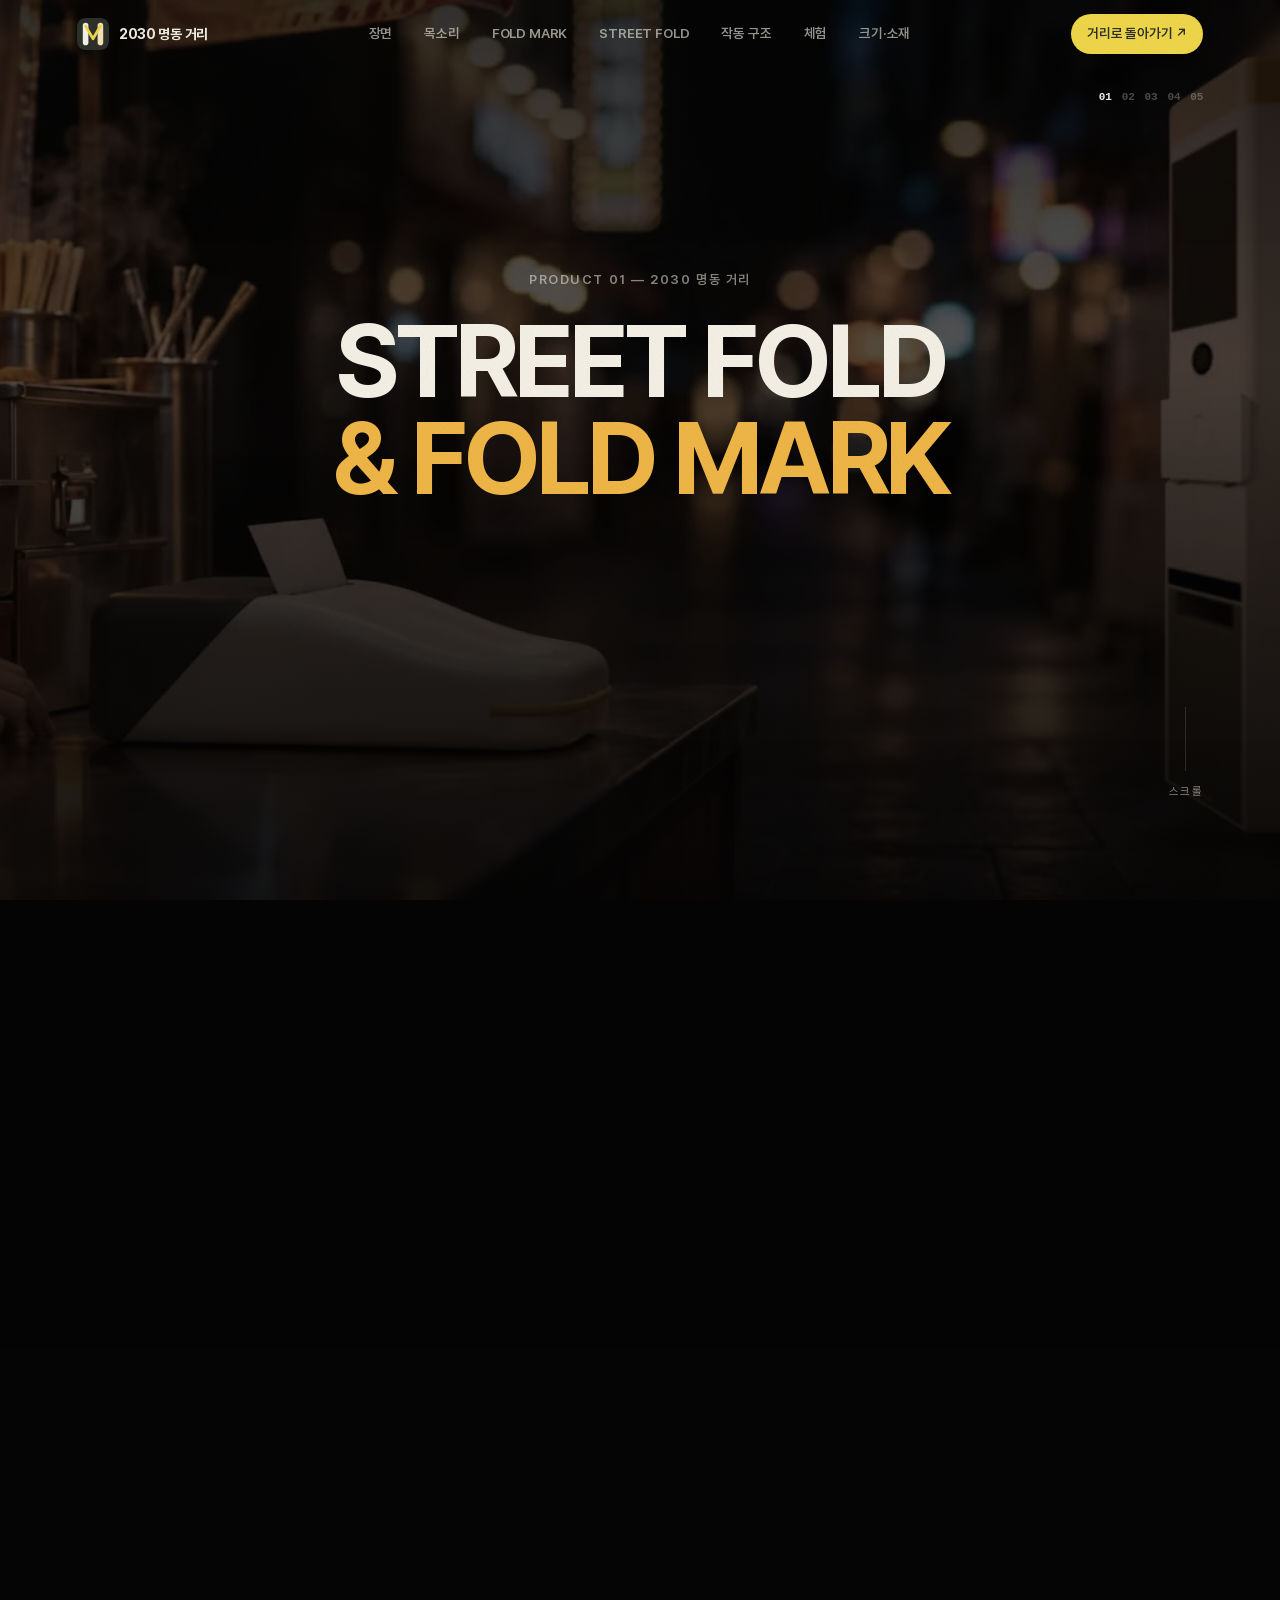
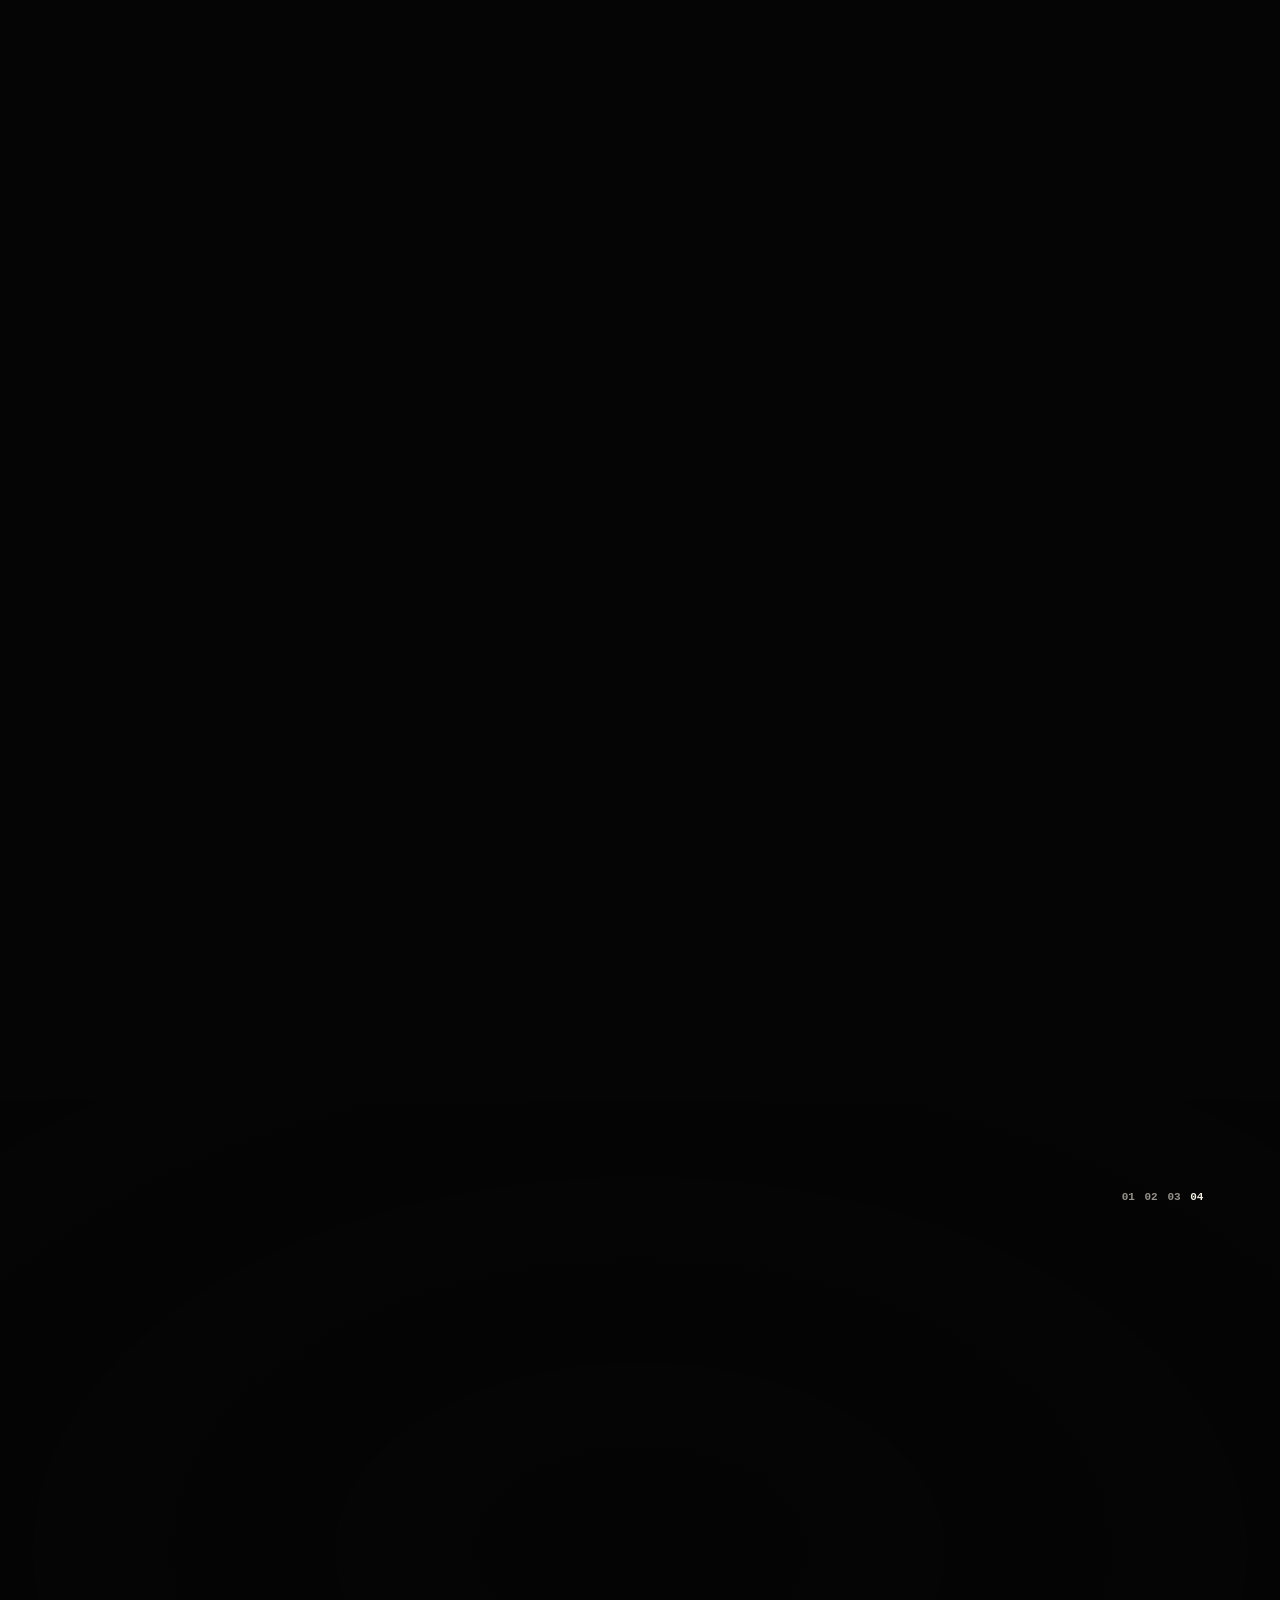
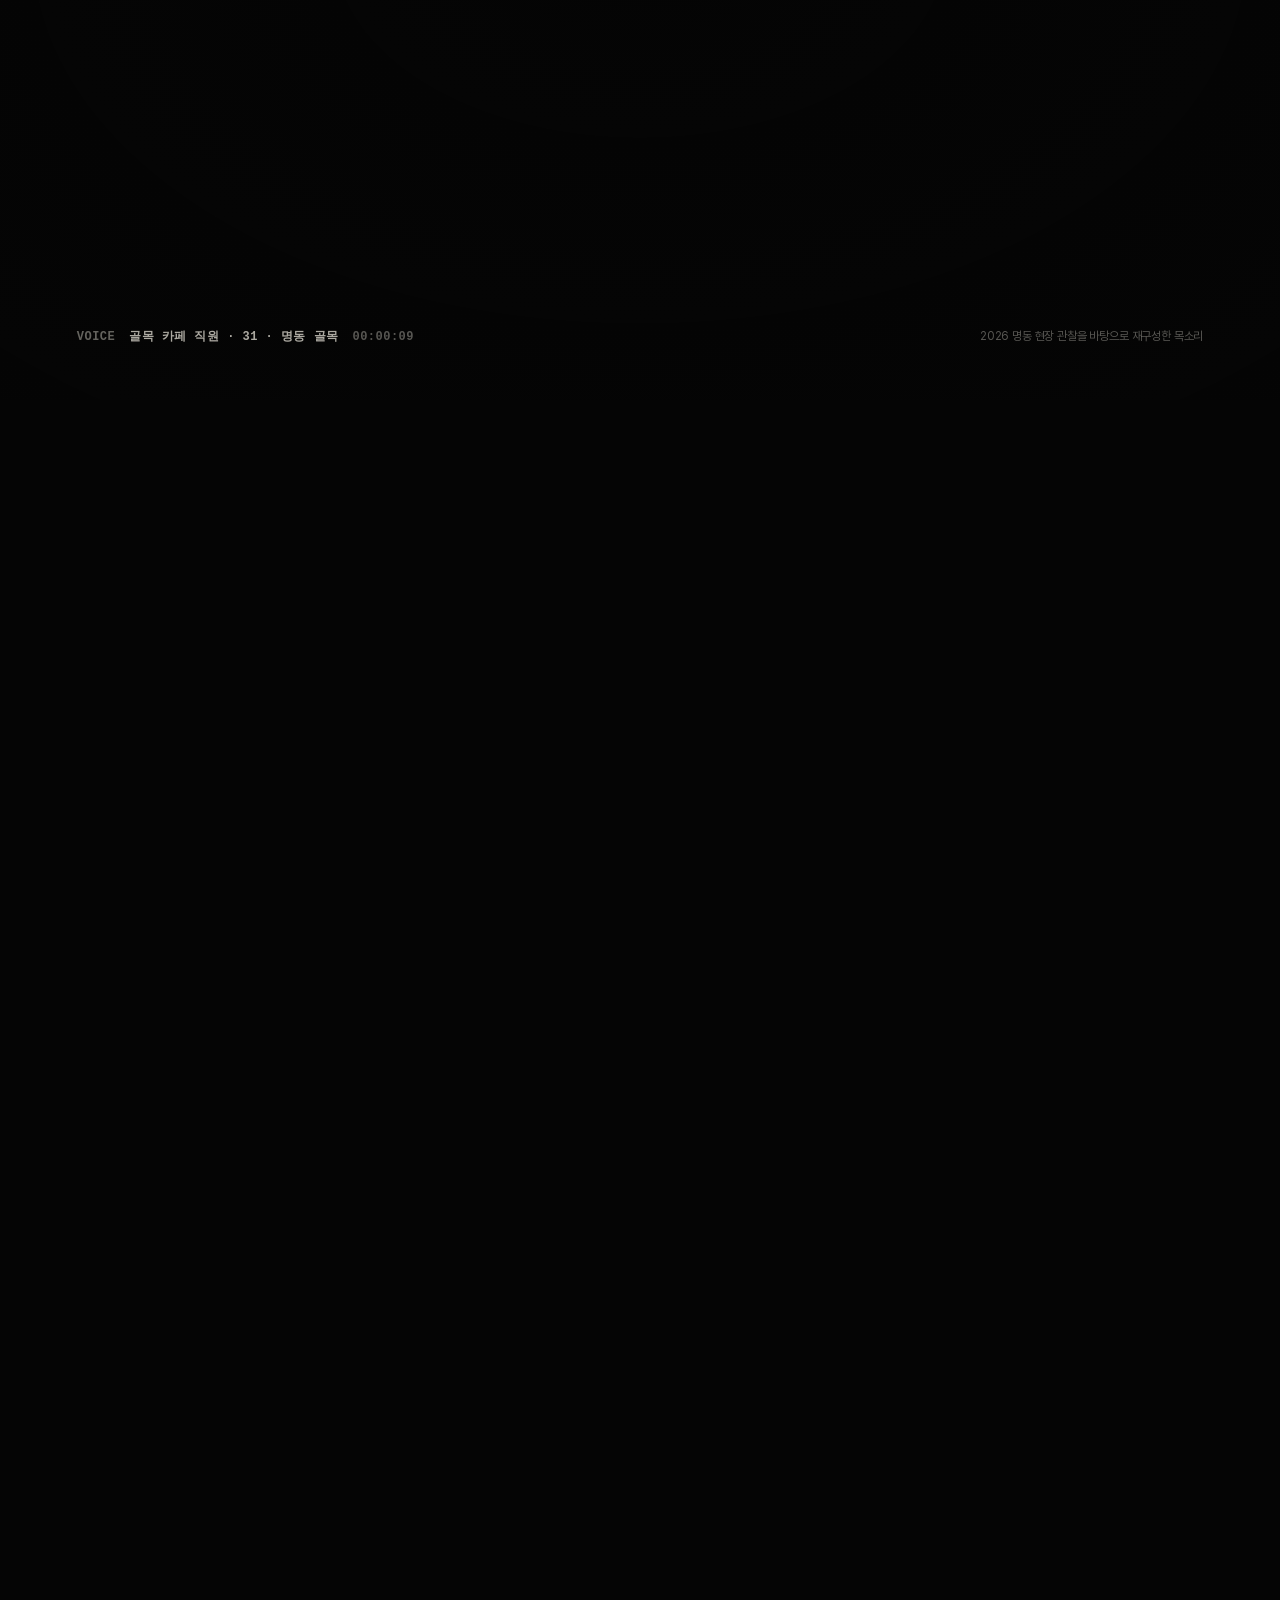
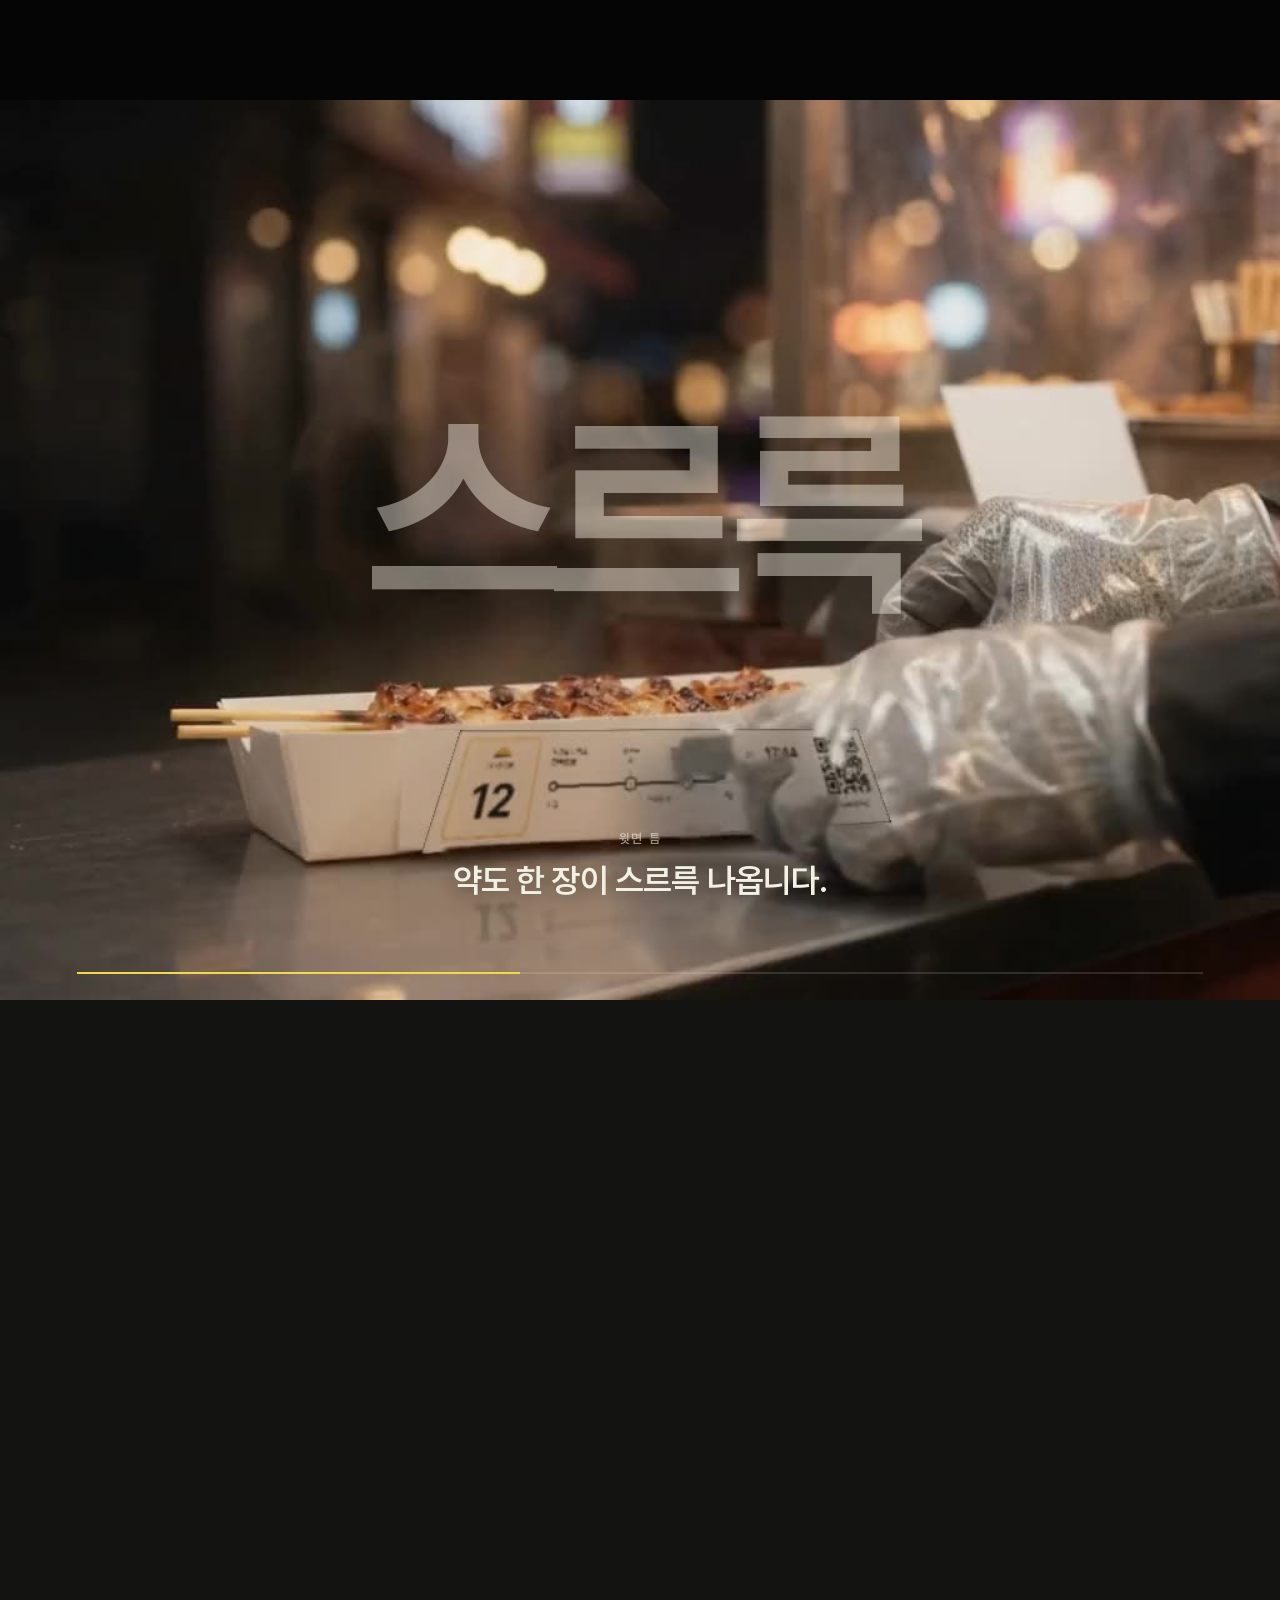
<file: PRODUCT01/index.html>
<!DOCTYPE html>
<html lang="ko">
<head>
<meta charset="utf-8">
<meta name="viewport" content="width=device-width, initial-scale=1">
<title>STREET FOLD &amp; FOLD MARK — 2030 명동 거리</title>
<link rel="icon" href="../assets/images/favicon.png">
<link rel="stylesheet" href="../css/fonts.css">
<link rel="stylesheet" href="./css/product.css">
</head>
<body class="pp" data-product="1">
<!-- 개인 제품 사이트 v9: 첫 화면(점 그림) → 장면(영상) → 왜(지도) → FOLD MARK 이야기 → 직접 쳐 보기 → STREET FOLD 이야기 → 직접 만져 보기 → 연결도 → 게임 → 크기 → 다음
     (이전 설명) v2 (PRODUCT 01 · STREET FOLD & FOLD MARK)
     흐름: 첫 화면 → 이야기(실사 시나리오 자리) → 문제 → FOLD MARK(컨셉·스튜디오) → STREET FOLD(부위 탐색) → 작동 구조 → 크기·소재 → 다음
     3D 화면은 하나를 '지금 보이는 칸'으로 옮겨 가며 씁니다. -->
<div class="pp-progress" aria-hidden="true"><i id="ppBar"></i></div>

<header class="pp-hd" id="ppHd">
  <a class="pp-logo" href="../index.html" title="2030 명동 거리로 돌아가기">
    <img src="../assets/images/logo.svg" alt="" width="32" height="32"><span>2030 명동 거리</span>
  </a>
  <nav class="pp-nav" aria-label="이 페이지 안에서 이동">
    <a href="#intro" data-nav="intro">장면</a>
    <a href="#why" data-nav="why">목소리</a>
    <a href="#foldmark" data-nav="foldmark">FOLD MARK</a>
    <a href="#streetfold" data-nav="streetfold">STREET FOLD</a>
    <a href="#system" data-nav="system">작동 구조</a>
    <a href="#play" data-nav="play">체험</a>
    <a href="#spec" data-nav="spec">크기·소재</a>
  </nav>
  <a class="pp-back" href="../index.html#select">거리로 돌아가기 <span aria-hidden="true">↗</span></a>
</header>

<!-- 누를 수 있는 곳 위에서만 나타나는 작은 말풍선 -->
<div class="pp-tip" id="ppTip" aria-hidden="true"></div>

<main>
  <!-- v9.1 첫 화면 (teamcafeteria 방식): 영상 위에 한 줄씩 — 스크롤하면 다음 줄 -->
  <section class="pp-open night" id="top" data-sec="top">
    <div class="pp-open-pin">
      <video class="pp-open-bg" src="./assets/videos/cut01.mp4" poster="./assets/videos/cut01.jpg" muted loop playsinline autoplay preload="metadata" aria-hidden="true"></video>
      <div class="pp-open-shade" aria-hidden="true"></div>
      <ol class="pp-chap" aria-hidden="true"><li>01</li><li>02</li><li>03</li><li>04</li><li>05</li></ol>
      <div class="pp-open-t">
        <p class="pp-eyebrow">PRODUCT 01 — 2030 명동 거리</p>
        <h1 class="pp-open-h">STREET FOLD <span>&amp; FOLD MARK</span></h1>
      </div>
      <ol class="pp-open-lines" id="ppOpenLines">
        <li>저녁 7시, 명동길 노점 앞.</li>
        <li><b>38명</b>이 꼬치를 들고 서성입니다.</li>
        <li>한 골목만 들어가면, 빈 테이블 <b>12개</b>.</li>
        <li>걸어서 <b>1분</b>.</li>
        <li>그 1분을 잇는 두 가지를 만들었습니다.</li>
      </ol>
      <a class="pp-scroll" href="#why"><i></i><span>스크롤</span></a>
    </div>
  </section>

  <!-- v9.1 목소리 (teamcafeteria 방식): 사람의 말이 단어씩 나타나고 → 핵심 낱말이 화면을 채움 -->
  <section class="pp-voices night" id="why" data-sec="why" style="--n:4">
    <div class="pp-voices-pin" id="ppVoices">
      <div class="pp-v-bg" aria-hidden="true"></div>
      <div class="pp-v-q"><p class="pp-v-line" id="ppVLine"></p></div>
      <div class="pp-v-key" id="ppVKey" aria-hidden="true"></div>
      <p class="pp-v-who"><b>VOICE</b> <span id="ppVWho"></span><i id="ppVTime">00:00:00</i></p>
      <p class="pp-v-note">2026 명동 현장 관찰을 바탕으로 재구성한 목소리</p>
      <ol class="pp-chap pp-v-chap" id="ppVChap" aria-hidden="true"><li>01</li><li>02</li><li>03</li><li>04</li></ol>
    </div>
  </section>

  <!-- 01 한 편의 스크롤 영상 (v5) — 손그림 콘티 1~10 컷 그대로: 옆에서 본 3D · 손만 · 흐린 저녁 명동
       스크롤 위치가 곧 영상의 시간입니다. 주소 끝에 ?p=0.35 처럼 쓰면 그 순간에서 멈춘 채 열립니다. -->
  <section class="pp-film night" id="intro" data-sec="intro">
    <div class="pp-film-pin">
      <canvas class="pp-bokeh" data-bokeh aria-hidden="true"></canvas>
      <div class="pp-film-streak" aria-hidden="true"></div>
      <div class="pp-film-big" id="ppBig" aria-hidden="true"></div>
      <div class="pp-film-video" id="ppVideo" aria-hidden="true"></div>
      <div class="pp-film-3d" data-stage="film" aria-label="FOLD MARK 와 STREET FOLD 를 쓰는 장면"></div>
      <div class="pp-lens" id="ppLens" aria-hidden="true"></div>
      <div class="pp-film-title" id="ppFilmTitle">
        <p class="pp-eyebrow pp-in">PRODUCT 01 — 2030 명동 거리</p>
        <h1 class="pp-title" aria-label="STREET FOLD and FOLD MARK">
          <span class="ln"><span class="pp-in" style="--d:.1s" data-scramble>STREET FOLD</span></span>
          <span class="ln amp"><span class="pp-in" style="--d:.22s" data-scramble>&amp; FOLD MARK</span></span>
        </h1>
        <p class="pp-hero-lead pp-in" style="--d:.4s">노점에서 받은 스티커 한 장이, 골목의 빈 테이블을 엽니다.</p>
      </div>
      <ol class="pp-film-caps" id="ppCaps">
        <li data-a=".17" data-b=".27"><small>노점 카운터 · FOLD MARK</small>사장님이 <em>툭,</em> 칩니다.</li>
        <li data-a=".28" data-b=".40"><small>윗면 틈</small>약도 한 장이 <em>스르륵</em> 나옵니다.</li>
        <li data-a=".41" data-b=".50"><small>트레이 옆면</small>스티커를 붙여 그대로 건넵니다.</li>
        <li data-a=".52" data-b=".63"><small>골목으로 1분</small>약도를 따라 걷습니다.</li>
        <li data-a=".65" data-b=".76"><small>STREET FOLD · 인식 창</small>스티커를 대면 <em>판이 내려옵니다.</em></li>
        <li data-a=".77" data-b=".86"><small>아래 모듈</small>다 먹은 트레이는 그 자리에서 버립니다.</li>
        <li data-a=".88" data-b=".97"><small>마지막은 사람 손으로</small>판을 올려 <em>접고 갑니다.</em></li>
      </ol>
      <a class="pp-scroll pp-in" style="--d:.7s" href="#why" id="ppFilmScroll"><i></i><span>스크롤</span></a>
      <div class="pp-film-bar" aria-hidden="true"><i id="ppFilmBar"></i></div>
    </div>
  </section>
  <div class="pp-wave" id="ppWave" aria-hidden="true"><svg viewBox="0 0 100 100" preserveAspectRatio="none"><path id="ppWaveP" d="M0 100 L0 60 Q50 0 100 60 L100 100Z"/></svg></div>
  <div class="pp-wave-band" aria-hidden="true"></div>

  <!-- v9 FOLD MARK 이야기: 부품이 모여 하나가 되고 → 스크롤할 때마다 한 부위씩 -->
  <section class="pp-story night" id="foldmark" data-sec="foldmark" data-story="fm" style="--n:5">
    <div class="pp-story-pin">
      <div class="pp-stage-box pp-story-stage" data-stage="fmStory" aria-label="FOLD MARK 3D — 부품이 모여 하나가 되고, 부위마다 기능을 보여 줍니다"></div>
      <div class="pp-grid" aria-hidden="true"></div>
      <header class="pp-story-hd"><p class="pp-eyebrow">01 — FOLD MARK</p><h2 class="pp-h2">툭 치면,<br>다음 자리가 인쇄됩니다.</h2></header>
      <article class="pp-story-card is-intro" aria-live="polite"><p class="no"></p><p class="nm"></p><h3></h3><p class="d"></p></article>
      <ol class="pp-story-ticks"><li><span>01</span>주먹 패드</li><li><span>02</span>윗면 틈</li><li><span>03</span>앞 빛 띠</li><li><span>04</span>뒤 뚜껑</li></ol>
      <a class="pp-story-cta" href="#fmplay">직접 쳐 보기 <span aria-hidden="true">↓</span></a>
    </div>
  </section>

  <section class="pp-fm" id="fmplay" data-sec="foldmark">
    <!-- 4-2 직접 해 보기 (스튜디오) -->
    <div class="pp-studio is-locked" id="ppStudio">
      <div class="pp-lock"><p>위에서 FOLD MARK 소개를 끝까지 보면 열립니다.</p><button type="button" data-unlock="fm">소개 보러 가기 ↑</button><button type="button" class="ghost" data-skip="fm">그냥 열기</button></div>
      <div class="pp-studio-hd">
        <h3 class="pp-h3">직접 쳐 보세요.</h3>
        <p>끌어서 돌려 보고, 가까이 보고, 앞쪽의 회색 주먹 패드를 눌러 스티커를 뽑아 보세요.</p>
      </div>
      <div class="pp-studio-main">
        <div class="pp-stage-box pp-studio-view" data-stage="fmStudio" data-cursor="끌어서 돌리기 · 회색 패드를 누르면 스티커" aria-label="FOLD MARK 3D. 끌어서 돌리고, 주먹 홈을 누르면 스티커가 나옵니다.">
          <button type="button" class="pp-nudge" id="ppNudge" aria-label="주먹 패드를 툭 치기"><i></i><span>여기를 툭</span></button>
        </div>
        <div class="pp-tools" role="toolbar" aria-label="FOLD MARK 조작">
          <button class="pp-tap" id="ppTap" type="button"><i aria-hidden="true"></i><span>툭 치기</span></button>
          <div class="pp-seg" role="radiogroup" aria-label="스티커 언어">
            <button type="button" data-lang="ko" class="is-on" role="radio" aria-checked="true">한국어</button>
            <button type="button" data-lang="en" role="radio" aria-checked="false">English</button>
            <button type="button" data-lang="ja" role="radio" aria-checked="false">日本語</button>
          </div>
        </div>
      </div>
      <!-- 앞 빛 띠의 신호 — 지금 상태가 밝혀지고, 눌러서 미리 볼 수 있음 -->
      <div class="pp-signals" role="group" aria-label="앞 빛 띠 신호">
        <p class="pp-signals-hd">앞 빛 띠가 말해 주는 것</p>
        <button type="button" data-sig="idle" class="is-on"><i class="sg sg-idle"></i><b>대기</b><small>은은한 호박색</small></button>
        <button type="button" data-sig="pick"><i class="sg sg-pick"></i><b>고르는 중</b><small>빠르게 깜박</small></button>
        <button type="button" data-sig="done"><i class="sg sg-done"></i><b>출력 완료</b><small>밝게 켜짐</small></button>
        <button type="button" data-sig="full"><i class="sg sg-full"></i><b>빈자리 없음</b><small>두 번 깜박 후 꺼짐</small></button>
      </div>
      <!-- 뽑힌 스티커 + 각 부분 설명 -->
      <div class="pp-print">
        <div class="pp-print-paper" id="ppPaper">
          <canvas id="ppSticker" width="2240" height="448" aria-label="약도 스티커"></canvas>
        </div>
        <ul class="pp-anns">
          <li style="--x:8.5%"><b>1</b>테이블 번호<small>골목 STREET FOLD 꼭대기 번호등과 같은 숫자</small></li>
          <li style="--x:40%"><b>2</b>가는 길<small>노점을 등진 방향부터, 꺾는 곳은 두 번까지</small></li>
          <li style="--x:73%"><b>3</b>도착 · 유효 시각<small>이 시간까지 자리를 비워 둡니다</small></li>
          <li style="--x:92.5%"><b>4</b>대는 곳<small>트레이째 테이블에 대면 판이 내려옵니다</small></li>
        </ul>
        <p class="pp-print-note" id="ppPrintNote">회색 패드를 누르면 새 스티커가 나옵니다.</p>
      </div>
    </div>
  </section>

  <!-- v9 STREET FOLD 이야기 -->
  <section class="pp-story night" id="streetfold" data-sec="streetfold" data-story="sf" style="--n:7">
    <div class="pp-story-pin">
      <div class="pp-stage-box pp-story-stage" data-stage="sfStory" aria-label="STREET FOLD 3D — 부품이 모여 하나가 되고, 부위마다 기능을 보여 줍니다"></div>
      <div class="pp-grid" aria-hidden="true"></div>
      <header class="pp-story-hd"><p class="pp-eyebrow">02 — STREET FOLD</p><h2 class="pp-h2">먹을 때 펼치고,<br>지나갈 때 접습니다.</h2></header>
      <article class="pp-story-card is-intro" aria-live="polite"><p class="no"></p><p class="nm"></p><h3></h3><p class="d"></p></article>
      <ol class="pp-story-ticks"><li><span>01</span>노란 등</li><li><span>02</span>디스플레이</li><li><span>03</span>대는 곳</li><li><span>04</span>판</li><li><span>05</span>쓰레기통</li><li><span>06</span>카드 태그</li></ol>
      <a class="pp-story-cta" href="#sfplay">직접 만져 보기 <span aria-hidden="true">↓</span></a>
    </div>
  </section>

  <section class="pp-sf" id="sfplay" data-sec="streetfold">
    <div class="pp-explore is-locked" id="ppExplore">
      <div class="pp-lock"><p>위에서 STREET FOLD 소개를 끝까지 보면 열립니다.</p><button type="button" data-unlock="sf">소개 보러 가기 ↑</button><button type="button" class="ghost" data-skip="sf">그냥 열기</button></div>
      <div class="pp-stage-box pp-explore-view" data-stage="sf" data-cursor="끌어서 돌리기 · 점을 누르면 그 부분으로" aria-label="STREET FOLD 3D. 점이나 목록을 누르면 그 부분을 가까이 보여 줍니다."></div>
      <div class="pp-pins" id="ppPins"></div>
      <ol class="pp-parts" id="ppParts" aria-label="부위 목록">
        <li><button type="button" data-part="lamp"><span>01</span>노란 등</button></li>
        <li><button type="button" data-part="display"><span>02</span>디스플레이</button></li>
        <li><button type="button" data-part="reader"><span>03</span>대는 곳</button></li>
        <li><button type="button" data-part="plate"><span>04</span>판</button></li>
        <li><button type="button" data-part="bin"><span>05</span>쓰레기통 모듈</button></li>
        <li><button type="button" data-part="tag"><span>06</span>카드 태그</button></li>
      </ol>
      <article class="pp-info" id="ppInfo" aria-live="polite">
        <p class="pp-info-no" id="ppInfoNo">STREET FOLD</p>
        <h3 id="ppInfoT">부위를 눌러 보세요.</h3>
        <p id="ppInfoD">점이나 왼쪽 목록을 누르면 그 부분으로 다가가 움직임과 설명을 보여 줍니다. 끌어서 돌려 볼 수도 있습니다.</p>
        <div class="pp-info-act" id="ppInfoAct"></div>
      </article>
      <button type="button" class="pp-overview" id="ppOverview">전체 보기</button>
      <button type="button" class="pp-explode" id="ppExplode" aria-pressed="false">분해해서 보기</button>
      <!-- v5: 판을 직접 접어 보기 · 설계자 보기 (경첩 · 걸이 길 · 부품 수) -->
      <div class="pp-eng">
        <label>판 직접 접기 <input type="range" id="ppFoldR" min="0" max="100" value="0" aria-label="판 각도"></label>
        <button type="button" id="ppEng" aria-pressed="false">설계자 보기</button>
      </div>
      <p class="pp-eng-note" id="ppEngNote"></p>
    </div>
  </section>

  <!-- v9 작동 구조: 큰 문장 대신 연결도 — 빛 한 점이 입력 → AI → 반응으로 흐름 -->
  <section class="pp-sys2 night" id="system" data-sec="system">
    <p class="pp-eyebrow">03 — HOW IT CONNECTS</p>
    <div class="pp-net" id="ppNet">
      <svg class="pp-net-l" viewBox="0 0 1000 260" preserveAspectRatio="none" aria-hidden="true"><path id="ppNetP" d="M90 130 C 300 20, 400 240, 500 130 S 760 20, 910 130"/><path class="glow" d="M90 130 C 300 20, 400 240, 500 130 S 760 20, 910 130"/></svg>
      <i class="pp-net-dot" id="ppNetDot" aria-hidden="true"></i>
      <div class="pp-node" style="--x:9%"><span>입력</span><b>툭 · 댐</b><small>주먹 한 번, 트레이 한 번</small></div>
      <div class="pp-node ai" style="--x:50%"><span>AI 판단</span><b>빈자리 · 가는 길</b><small>얼굴·개인 정보는 쓰지 않음</small></div>
      <div class="pp-node" style="--x:91%"><span>물리적 반응</span><b>인쇄 · 펼침 · 기울임</b><small>판을 올리는 건 사람 손</small></div>
    </div>
  </section>

  <!-- v6 체험: 세 사람의 입장에서 해 보는 미니 게임 (game 폴더) -->
  <section class="pp-play night" id="play" data-sec="play">
    <header class="pp-sec-hd">
      <p class="pp-eyebrow">04 — PLAY · 체험 게임</p>
      <h2 class="pp-h2">직접 겪어 보는 명동의 밤.<br><span class="dim">같은 거리를 세 사람의 입장에서.</span></h2>
    </header>
    <div class="pp-play-cards">
      <a class="pp-play-card" href="./game/index.html?pick=vendor&amp;back=..%2Findex.html%23play"><figure class="pp-play-shot"><img src="./assets/images/game-vendor.webp" alt="사장님 게임 화면: 그릴과 꼬치" loading="lazy"><b>▶ 체험 게임</b></figure><i>01</i><h3>사장님</h3><p class="sub">1인칭 · 3분</p><p>주문을 받고, 닭꼬치를 굽고, FOLD MARK 스티커를 붙여 건넵니다.</p><span>해 보기 ↗</span></a>
      <a class="pp-play-card" href="./game/index.html?pick=customer&amp;back=..%2Findex.html%23play"><figure class="pp-play-shot"><img src="./assets/images/game-customer.webp" alt="손님 게임 화면: 닭꼬치를 들고 걷는 거리" loading="lazy"><b>▶ 체험 게임</b></figure><i>02</i><h3>손님</h3><p class="sub">3인칭 · 3분</p><p>닭꼬치를 지키며 인파를 뚫고, 트레이를 올려 먹을 STREET FOLD를 찾아갑니다.</p><span>해 보기 ↗</span></a>
      <a class="pp-play-card" href="./game/index.html?pick=cleaner&amp;back=..%2Findex.html%23play"><figure class="pp-play-shot"><img src="./assets/images/game-cleaner.webp" alt="환경미화원 게임 화면: 전동 수거차" loading="lazy"><b>▶ 체험 게임</b></figure><i>03</i><h3>환경미화원</h3><p class="sub">3인칭 · 3분</p><p>전동 수거차로 쓰레기를 줍고, STREET FOLD를 들르고, 무단투기범을 잡습니다.</p><span>해 보기 ↗</span></a>
    </div>
    <p class="pp-play-note">키보드와 마우스로 진행합니다 · 처음 열 때 거리와 사람을 불러오느라 몇 초 걸립니다 · 게임 안에서 ESC 로 멈춤</p>
  </section>

  <!-- 07 크기와 소재 -->
  <section class="pp-spec" id="spec" data-sec="spec">
    <header class="pp-sec-hd">
      <p class="pp-eyebrow">05 — SPECS</p>
      <h2 class="pp-h2">거리에서 오래 쓰도록.</h2>
    </header>
    <div class="pp-spec-grid">
      <figure class="pp-draw">
        <div class="pp-seg pp-draw-tabs" role="tablist" aria-label="도면 바꾸기">
          <button type="button" class="is-on" data-draw="streetfold" role="tab" aria-selected="true">STREET FOLD</button>
          <button type="button" data-draw="foldmark" role="tab" aria-selected="false">FOLD MARK</button>
        </div>
        <img id="ppDraw" src="./assets/images/drawing-streetfold.webp" alt="STREET FOLD 치수 도면">
      </figure>
      <dl class="pp-spec-list">
        <div><dt>STREET FOLD</dt><dd>340 × 160 × 2,080 mm<small>판을 펼치면 앞으로 228 mm · 판 높이 약 980 mm</small></dd></div>
        <div><dt>FOLD MARK</dt><dd>168 × 110 × 50 mm<small>앞 끝 높이 30 · 차콜 U자 홈 폭 54 → 38, 깊이 6 · 스티커 폭 58, 출구 60 · 50°로 위로 출력 (치는 각도 = 뽑는 각도)</small></dd></div>
        <div><dt>소재</dt><dd>무광 플라스틱 몸체<small>몸체 아이보리 · 주먹 패드 차콜 · 뒤 뚜껑은 몸체와 같은 색(비스듬한 이음선, 뒤로 열어 카트리지 교체) · 앞 조명 띠 호박색</small></dd></div>
        <div><dt>설치</dt><dd>골목 벽 쪽 고정<small>보행 흐름을 막지 않는 깊이 160 mm</small></dd></div>
        <div><dt>입력 · 출력</dt><dd>주먹 패드 · QR 대기<small>스티커 · 빛 선 · 디스플레이 · 번호등 · 판 · 쓰레기통 기울임</small></dd></div>
      </dl>
    </div>
  </section>

  <!-- 08 다음 -->
  <section class="pp-next night" id="next" data-sec="next">
    <div class="pp-next-in">
      <p class="pp-eyebrow">BACK TO MYEONGDONG</p>
      <h2 class="pp-h2">노점의 한 장면이,<br>골목의 머무름으로.</h2>
      <div class="pp-next-row">
        <a class="pp-btn" href="../index.html#select">거리 전체 보기 <span aria-hidden="true">↗</span></a>
        <a class="pp-next-link" id="ppNext" href="../PRODUCT02/index.html"><small>NEXT · PRODUCT 02</small><b id="ppNextName">다음 제품</b></a>
      </div>
    </div>
  </section>
</main>

<footer class="pp-foot">
  <span>2030 명동 거리 · MYEONGDONG 2030 — <a href="../../index.html">전체 프로젝트</a></span>
  <span>Typeface: Pretendard (SIL OFL)</span>
</footer>

<script src="../js/config.js"></script>
<script src="../js/content.js"></script>
<script src="../js/vendor/three.min.js"></script>
<script src="../js/vendor/three-addons.js"></script>
<script src="../js/models/streetfold.js"></script>
<script src="../js/models/foldmark.js"></script>
<script src="./js/hand.js"></script>
<script src="./js/film-cuts.js"></script>
<script src="./js/product.js"></script>
<script src="./js/story-2d.js"></script>
</body>
</html>
</file>
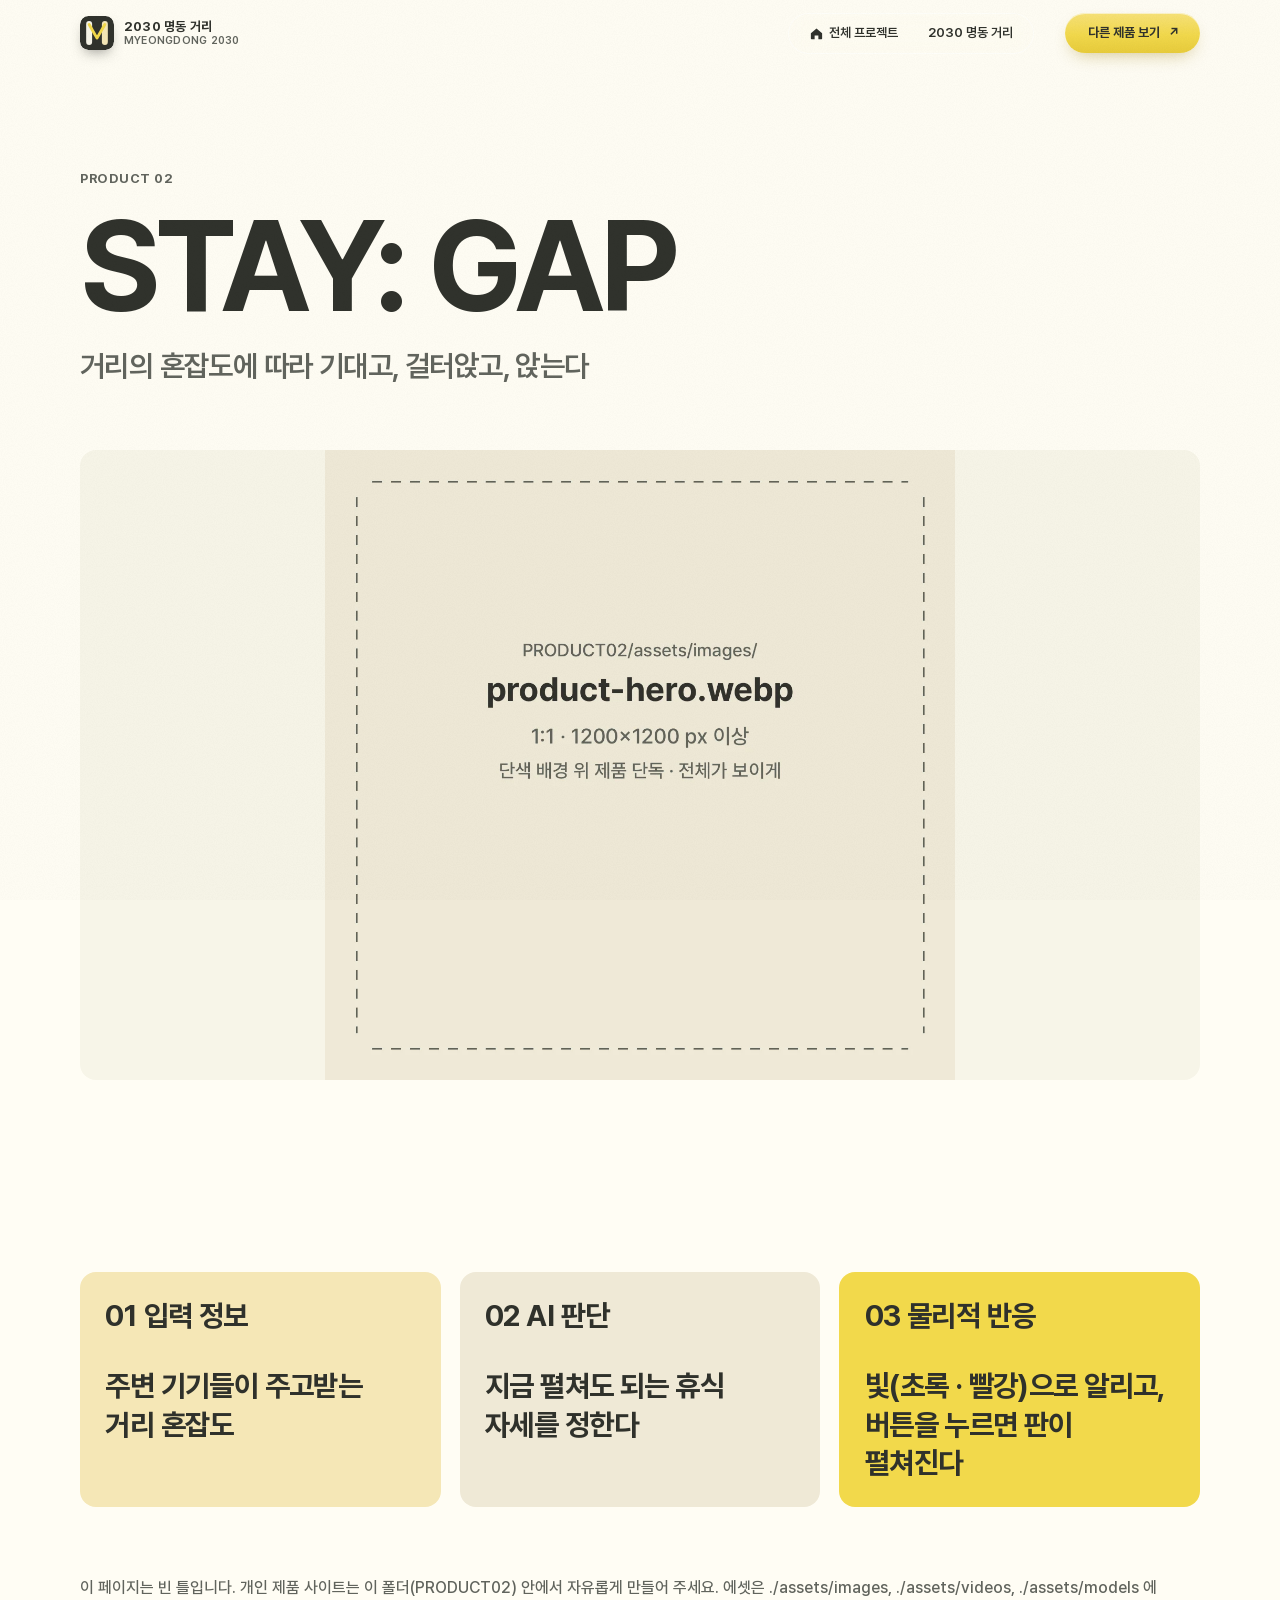
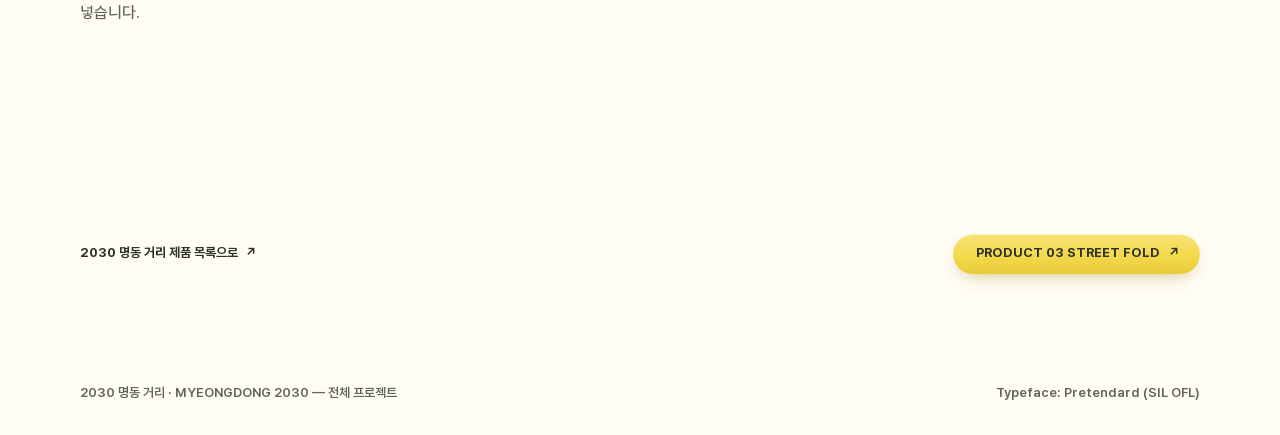
<file: PRODUCT02/index.html>
<!DOCTYPE html>
<html lang="ko">
<head>
<meta charset="utf-8">
<meta name="viewport" content="width=device-width, initial-scale=1">
<title>PRODUCT 02 — 2030 명동 거리 · MYEONGDONG 2030</title>
<link rel="icon" href="../assets/images/favicon.png">
<link rel="stylesheet" href="../css/fonts.css">
<link rel="stylesheet" href="../css/style.css">
</head>
<body data-product="2">
<!-- 이동: 홈 아이콘 = 전체 프로젝트 / 조 로고 = 2030 명동 거리 페이지 -->
<header class="hd">
  <a class="hd-logo" href="../index.html" title="2030 명동 거리 페이지로 이동">
    <img src="../assets/images/logo.svg" alt="" width="40" height="40"><span><b>2030 명동 거리</b><i>MYEONGDONG 2030</i></span>
  </a>
  <div class="hd-right">
    <nav class="hd-nav"><a href="../../index.html" class="hd-home" title="전체 프로젝트로 이동"><svg viewBox="0 0 24 24" width="15" height="15" aria-hidden="true"><path d="M3 11.5 12 4l9 7.5V20a1 1 0 0 1-1 1h-5v-6H9v6H4a1 1 0 0 1-1-1z" fill="currentColor"/></svg>전체 프로젝트</a><a href="../index.html">2030 명동 거리</a></nav>
    <a class="btn-primary" href="../index.html#select"><span>다른 제품 보기</span><span class="arr">↗</span></a>
  </div>
</header>

<main>
  <!-- TEXT: 제품 이름 · 한 줄 설명 (조 폴더의 js/content.js 에서 바꾸면 여기도 같이 바뀝니다) -->
  <section class="pp-hero">
    <p class="t-label rv" id="ppNo">PRODUCT 02</p>
    <h1 class="t-hero rv" style="--i:1" id="ppName">Product Name</h1>
    <p class="t-desc rv" style="--i:2" id="ppLine"></p>
  </section>

  <!-- IMG-01: ./assets/images/product-hero.webp (CONTAIN) -->
  <div class="pp-img rv" style="--i:3"><img id="ppImg" src="./assets/images/product-hero.webp" alt="" style="object-fit:contain"></div>

  <!-- 입력 정보 → AI 판단 → 물리적 반응 -->
  <section class="pp-flow">
    <div class="pp-box rv" style="background:#F5E7B6"><p class="t-label">01 입력 정보</p><p id="ppIn"></p></div>
    <div class="pp-box rv" style="--i:1;background:#EFE9D6"><p class="t-label">02 AI 판단</p><p id="ppAi"></p></div>
    <div class="pp-box rv" style="--i:2;background:#F2D94B"><p class="t-label" style="color:#2F312B">03 물리적 반응</p><p id="ppAct"></p></div>
  </section>

  <p class="pp-note">이 페이지는 빈 틀입니다. 개인 제품 사이트는 이 폴더(PRODUCT02) 안에서 자유롭게 만들어 주세요. 에셋은 ./assets/images, ./assets/videos, ./assets/models 에 넣습니다.</p>

  <nav class="pp-nav">
    <a class="btn-text" href="../index.html#products"><span>2030 명동 거리 제품 목록으로</span><span class="arr">↗</span></a>
    <a class="btn-primary" id="ppNext" href="#"><span id="ppNextName">다음 제품</span><span class="arr">↗</span></a>
  </nav>
</main>

<footer class="footer">
  <span>2030 명동 거리 · MYEONGDONG 2030 — <a href="../../index.html">전체 프로젝트</a></span>
  <span>Typeface: Pretendard (SIL OFL)</span>
</footer>

<script src="../js/config.js"></script>
<script src="../js/content.js"></script>
<script src="../js/page.js"></script>
</body>
</html>
</file>
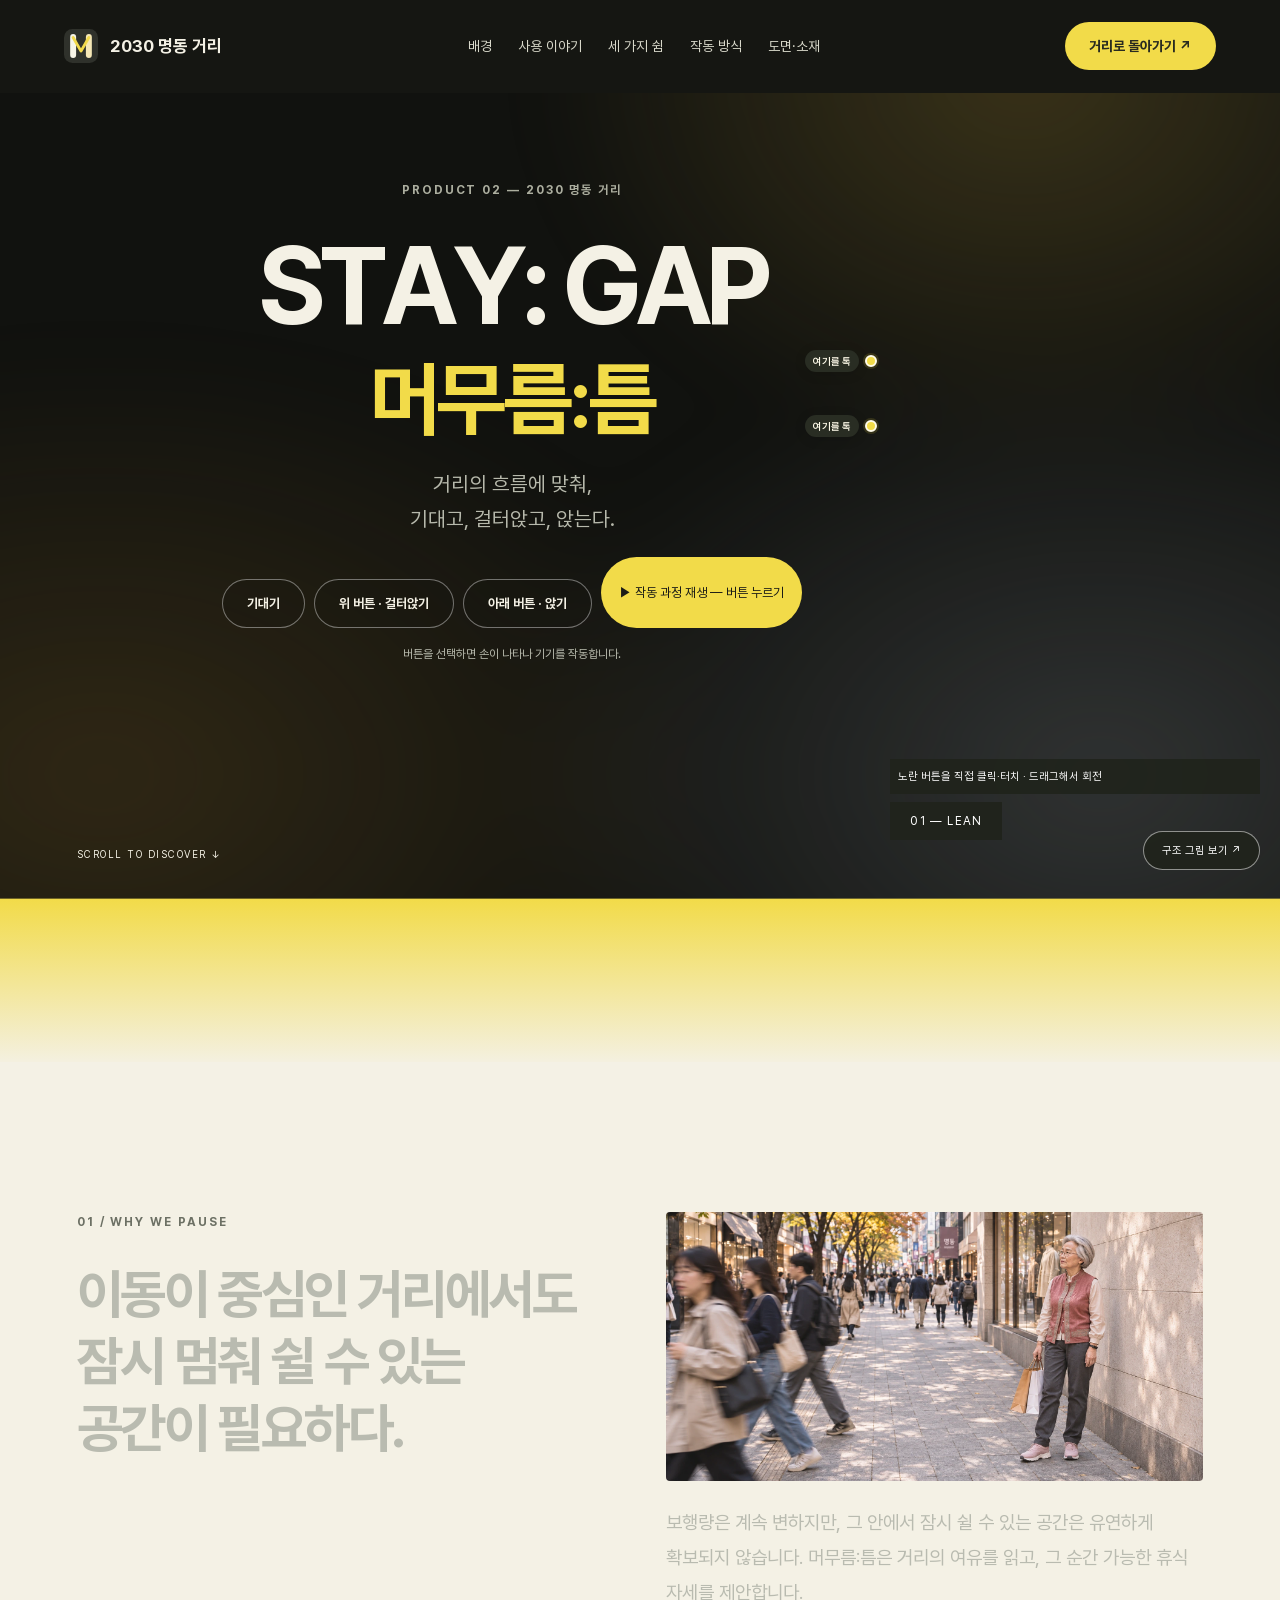
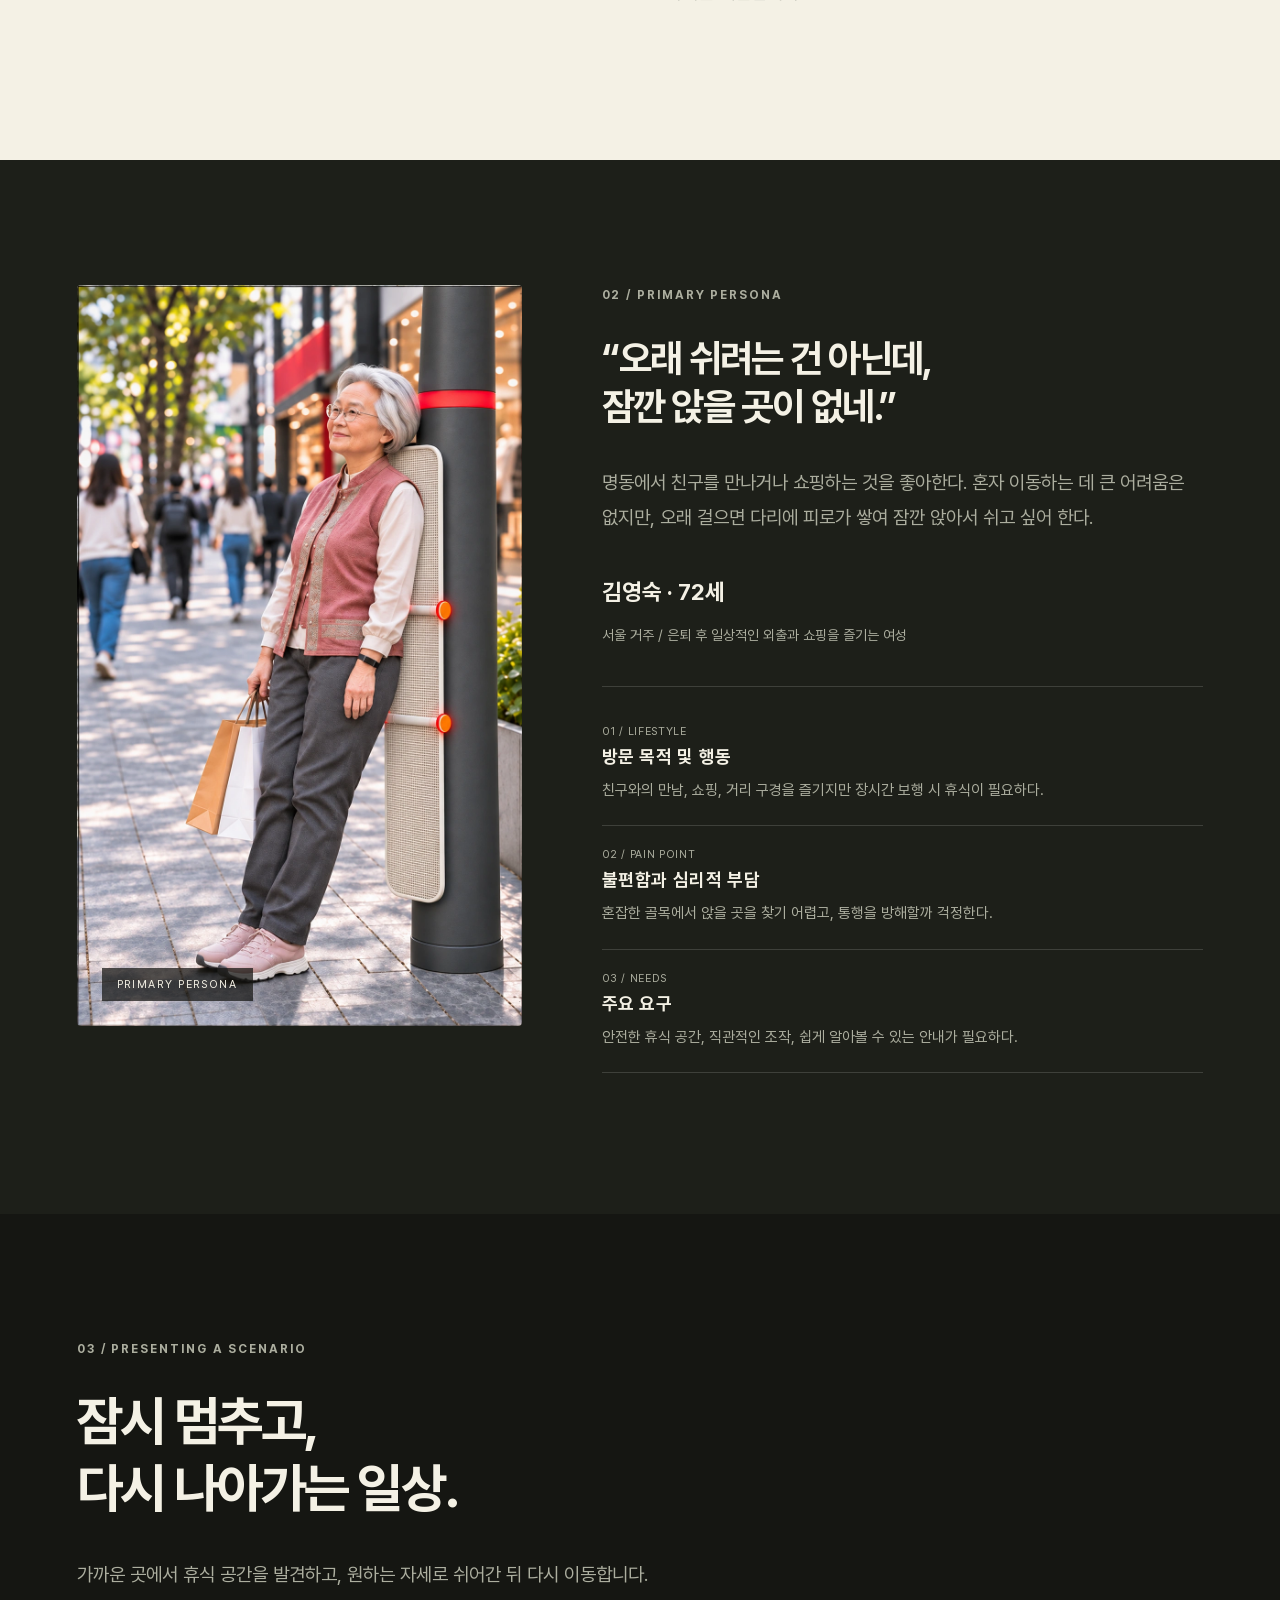
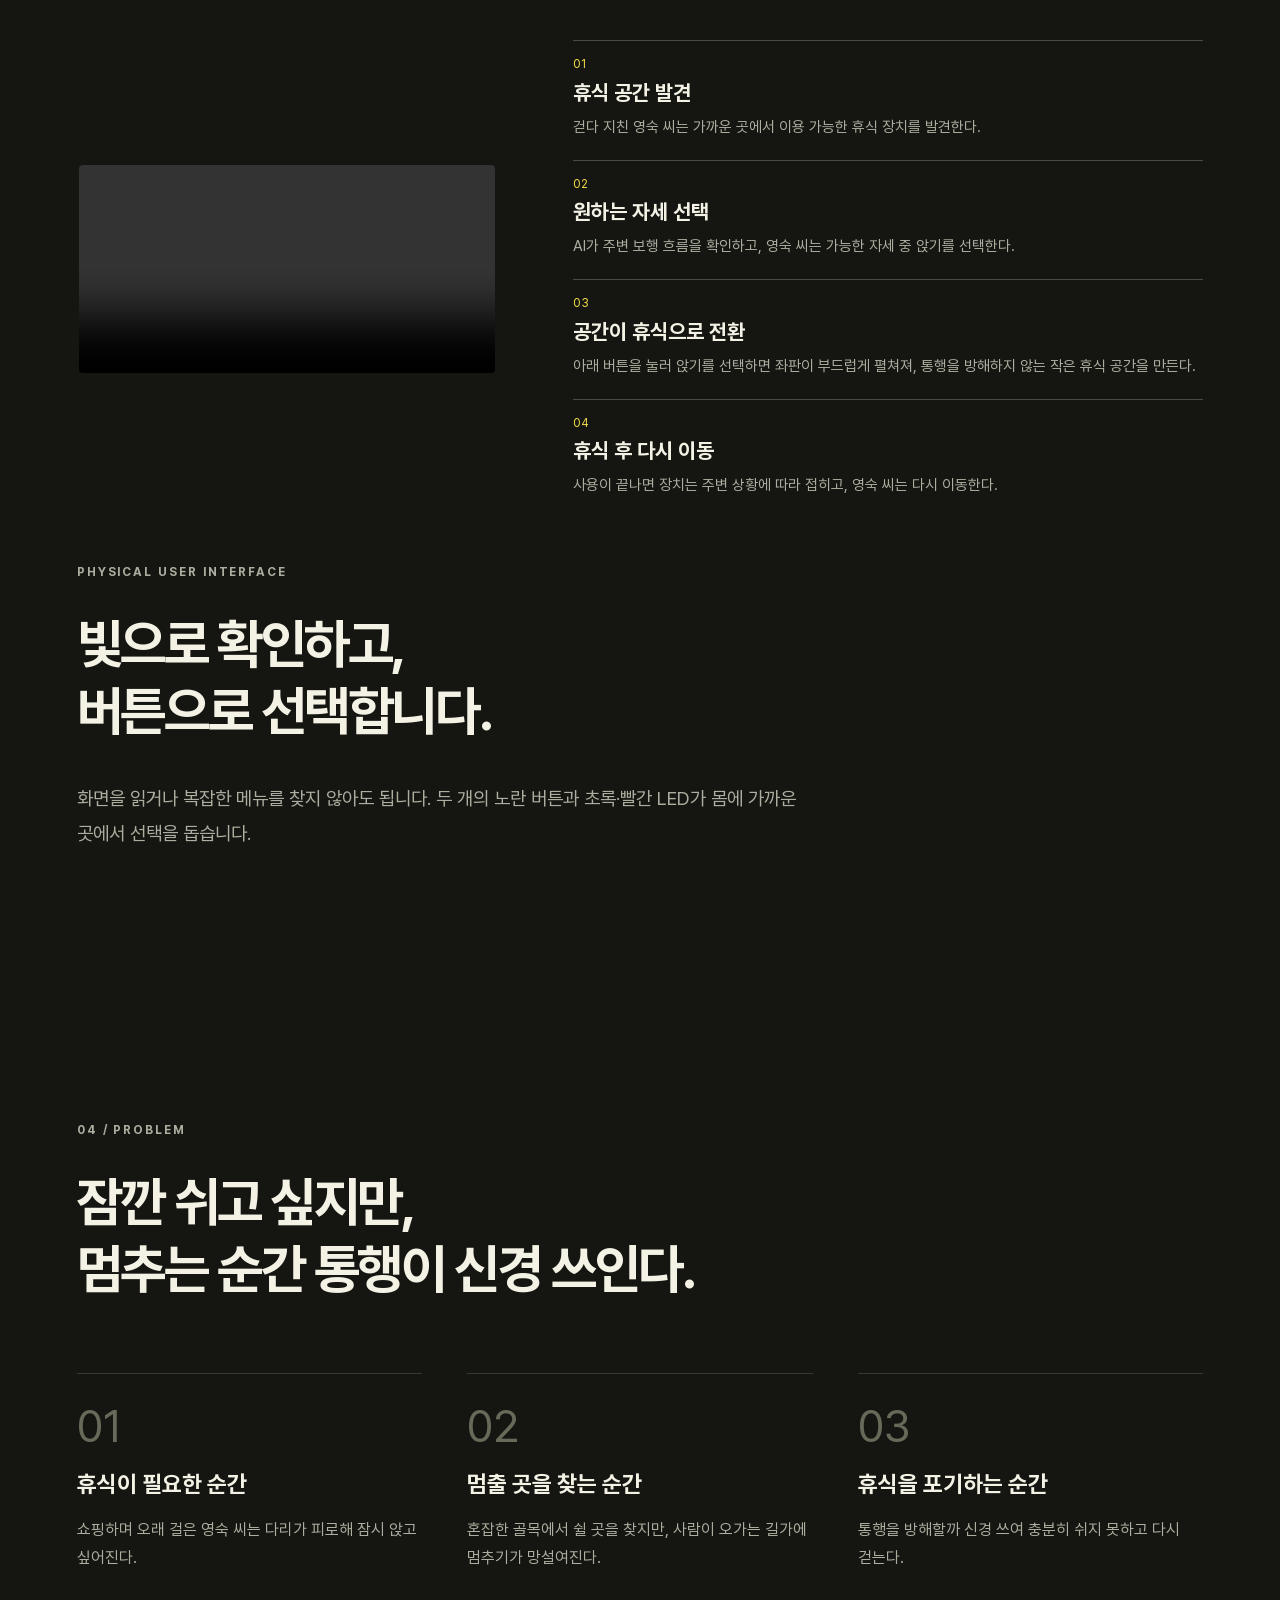
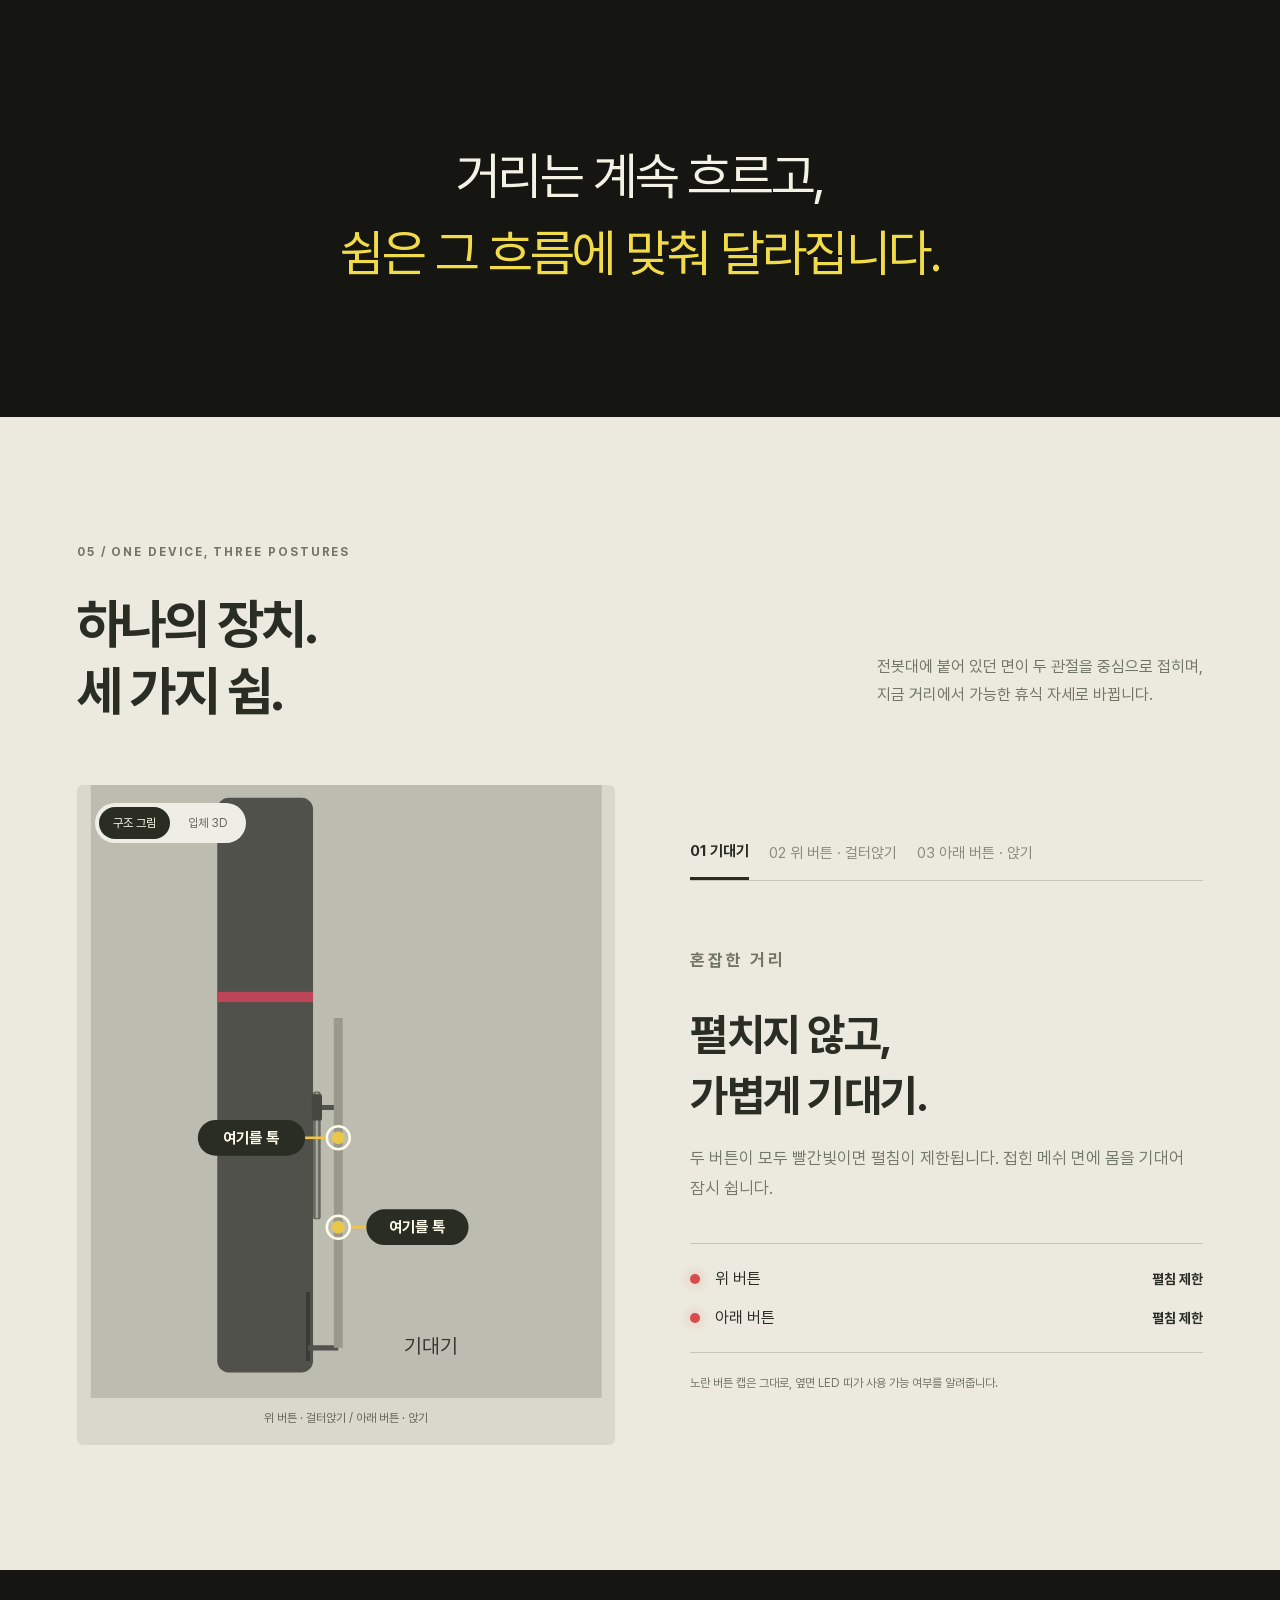
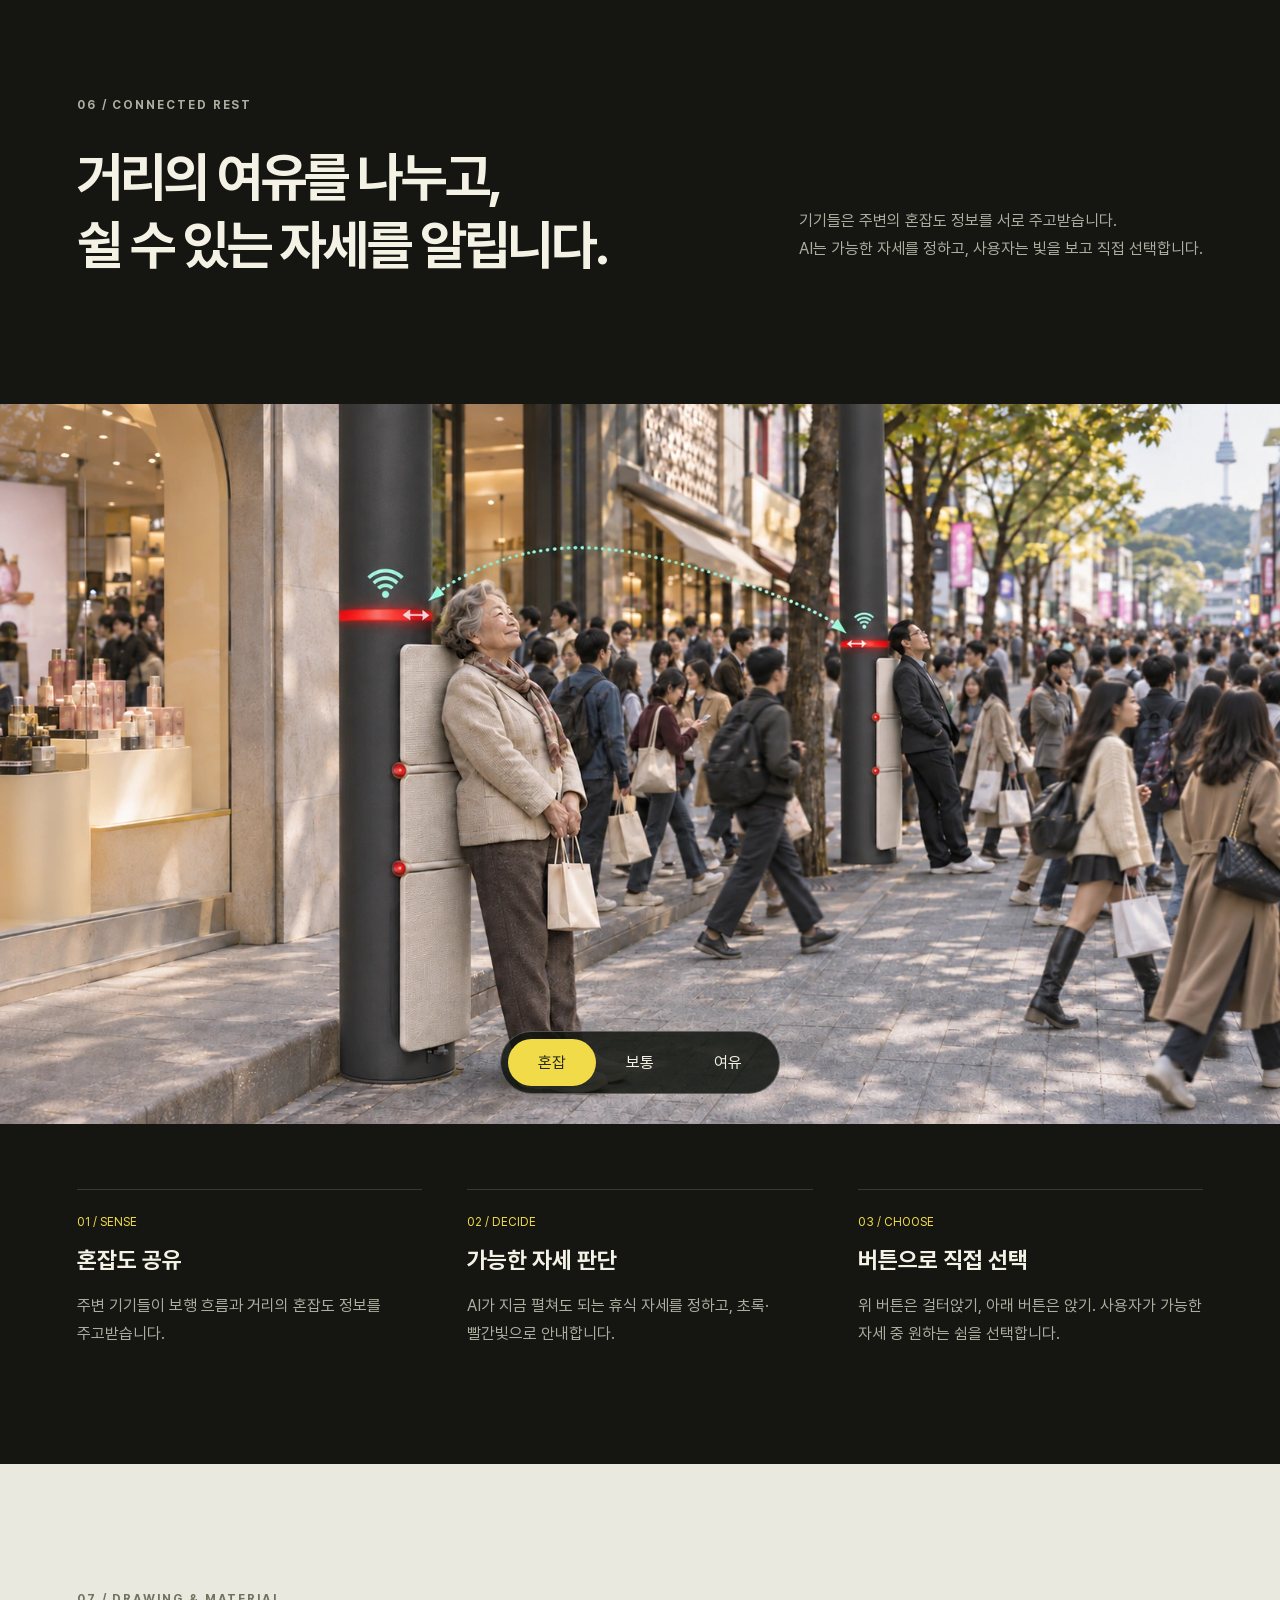
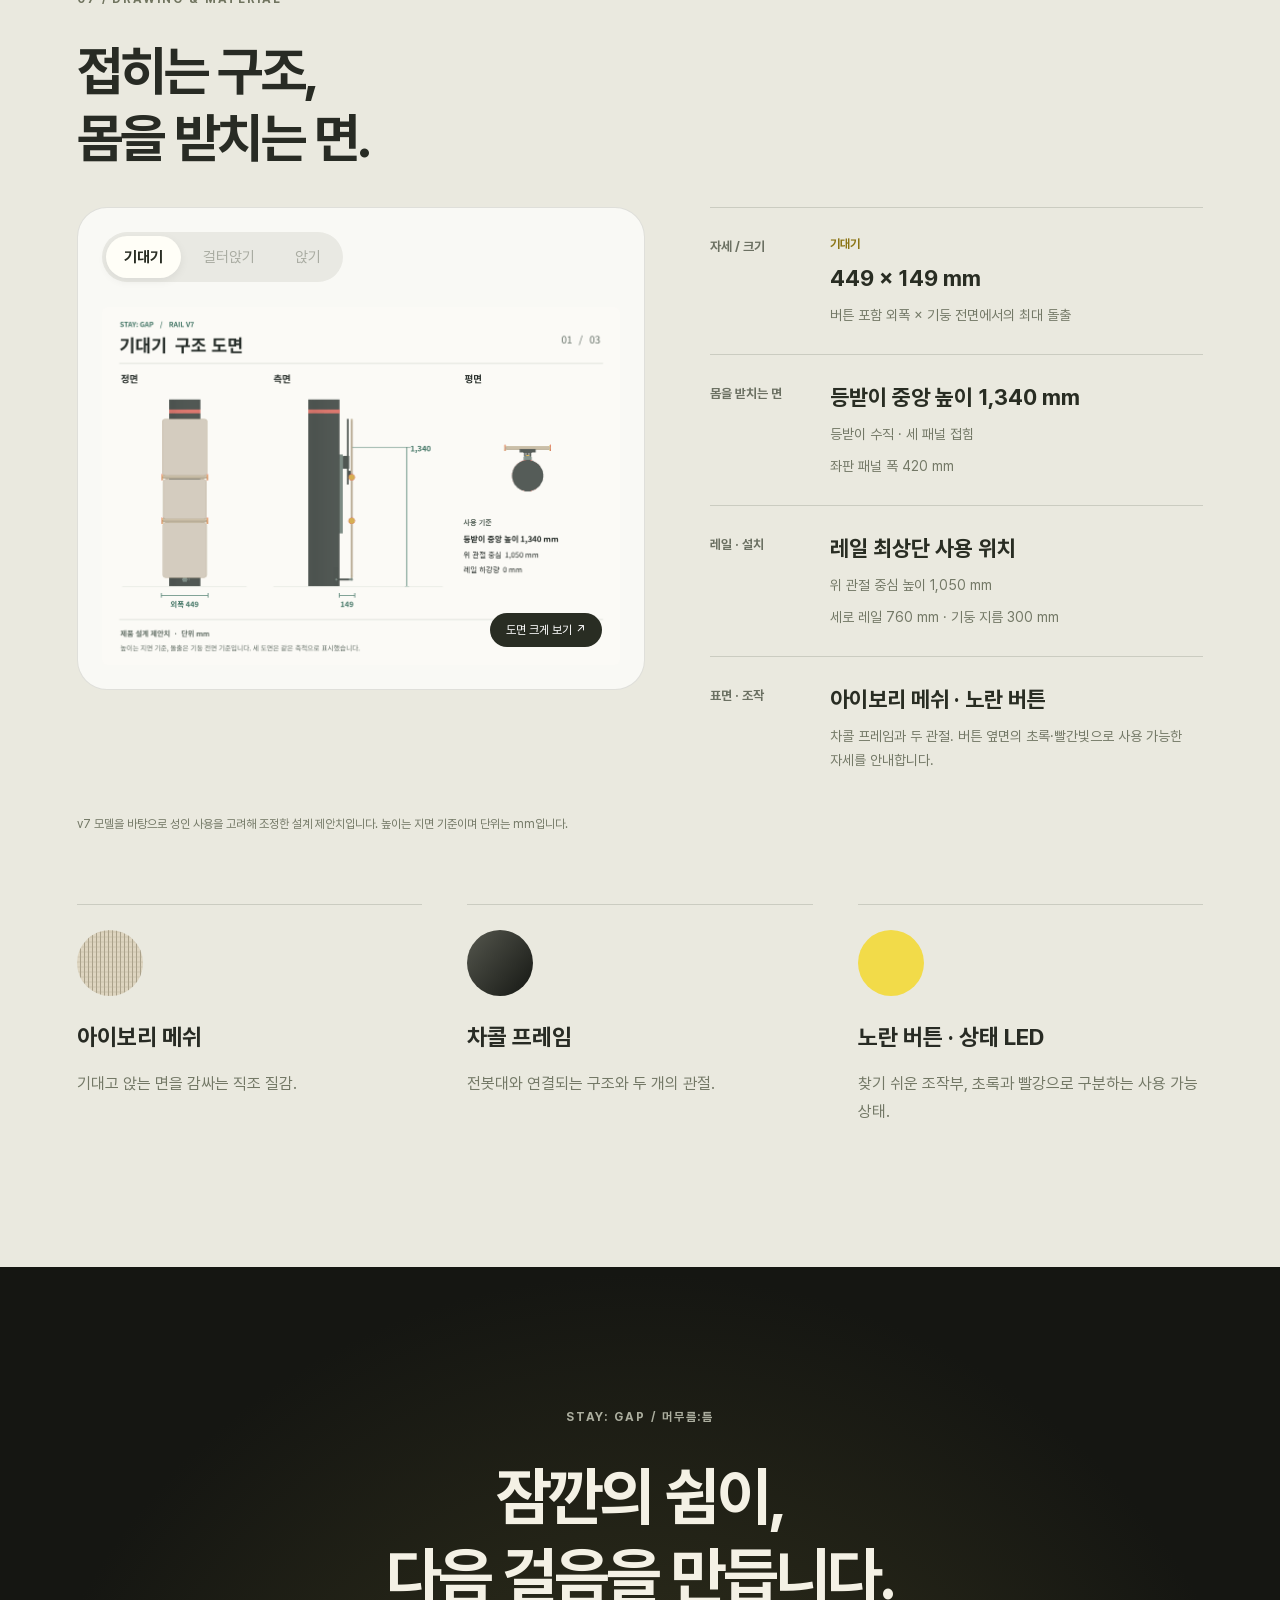
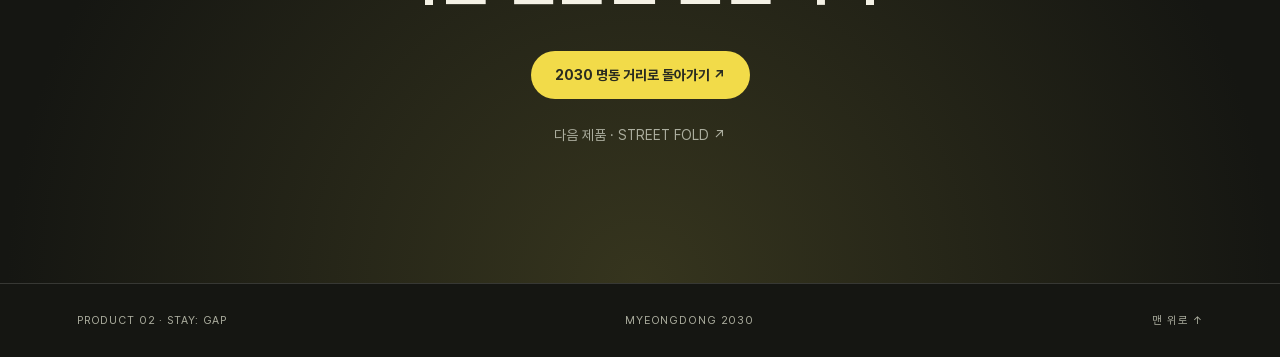
<file: PRODUCT03/index.html>
<!doctype html><html lang="ko"><head><meta charset="utf-8"><meta name="viewport" content="width=device-width,initial-scale=1"><title>STAY: GAP · 머무름:틈 — PRODUCT 02</title><meta name="description" content="이동이 중심인 거리에서도, 잠시 멈춰 쉴 수 있도록. 혼잡도에 따라 세 가지 자세로 바뀌는 휴식 장치 머무름:틈."><link rel="icon" href="../assets/images/favicon.png"><link rel="stylesheet" href="../css/fonts.css"><link rel="stylesheet" href="css/staygap.css?v=why-photo"><script src="js/entry-reveal.js"></script></head><body>
<div class="progress" aria-hidden="true"><i></i></div><header><a class="brand" href="../index.html"><img src="../assets/images/logo.svg" alt="" width="34" height="34">2030 명동 거리</a><nav aria-label="페이지 메뉴"><a href="#why">배경</a><a href="#scenario">사용 이야기</a><a href="#postures">세 가지 쉼</a><a href="#system">작동 방식</a><a href="#drawing">도면·소재</a></nav><a class="pill yellow" href="../index.html#select">거리로 돌아가기 ↗</a></header>
<main><section class="hero motion-hero" id="top"><div class="hero-atmosphere" aria-hidden="true"></div><div class="hero-copy"><p class="eyebrow">PRODUCT 02 — 2030 명동 거리</p><h1><b class="hero-word">STAY: GAP</b><br><span>머무름:틈</span></h1><p class="hero-tagline">거리의 흐름에 맞춰,<br>기대고, 걸터앉고, 앉는다.</p><div class="hero-controls"><button class="pill outline" data-hero-mode="0">기대기</button><button class="pill outline" data-hero-mode="1">위 버튼 · 걸터앉기</button><button class="pill outline" data-hero-mode="2">아래 버튼 · 앉기</button><button id="playProcess" class="view-toggle" style="position:relative;inset:auto;margin:20px 0" type="button">▶ 작동 과정 재생 — 버튼 누르기</button></div><p class="hero-hint">버튼을 선택하면 손이 나타나 기기를 작동합니다.</p></div><div class="mode-visual hero-product"><svg id="modePhoto" style="visibility:hidden" viewBox="0 0 400 480" role="img" aria-label="레일을 따라 움직이는 측면 구조"><g class="rail-section"><rect width="400" height="480" fill="#bdbcb1"/><rect x="99" y="10" width="75" height="450" rx="9" fill="#50514b"/><rect class="signal" x="99" y="162" width="75" height="8"/><rect x="174" y="240" width="6" height="100" rx="2" fill="#66685f"/><path d="M177 241V339" stroke="#a7a69b" stroke-width="2"/><path d="M170 397V451" stroke="#383a36" stroke-width="3"/><path class="rail-anchor" fill="none" stroke="#51534c" stroke-width="4"/><rect class="carriage" x="173" width="8" height="20.5" rx="1.5" fill="#454741"/><path class="plates" fill="none" stroke="#99998e" stroke-width="7" stroke-linejoin="round"/><circle class="hinge-a" r="5" fill="#ebc747"/><circle class="hinge-b" r="5" fill="#ebc747"/><text class="pose-label" x="266" y="445" text-anchor="middle" font-size="16" fill="#373831"></text></g></svg><div id="modelStage" hidden aria-label="드래그해서 회전하는 STAY GAP 3D 모델"></div><button class="view-toggle" id="viewToggle" type="button">3D 모델 보기 ↗</button><span class="visual-label" id="visualLabel">01 — LEAN</span><p id="modelStatus" role="status"></p></div><a class="scroll" href="#why">SCROLL TO DISCOVER ↓</a></section>
<div class="section-wave" aria-hidden="true"><svg viewBox="0 0 100 140" preserveAspectRatio="none"><defs><linearGradient id="waveFade" x1="0" y1="0" x2="0" y2="1"><stop offset="0" stop-color="#f2db49"/><stop offset="1" stop-color="#f4f1e5"/></linearGradient></defs><path d="M0 101 L0 100 Q50 100 100 100 L100 101Z"/><rect x="0" y="100" width="100" height="41" fill="url(#waveFade)"/></svg></div><section class="section intro" id="why"><div class="why-heading"><p class="eyebrow">01 / WHY WE PAUSE</p><h2>이동이 중심인 거리에서도<br><em>잠시 멈춰 쉴 수 있는<br>공간이 필요하다.</em></h2></div><img class="why-photo" src="assets/images/why-we-pause.webp" width="1774" height="887" loading="lazy" alt="쇼핑백을 든 영숙 씨가 명동 상점 벽 옆에 잠시 멈춰 지나가는 사람들을 바라본다."><p class="lead">보행량은 계속 변하지만, 그 안에서 잠시 쉴 수 있는 공간은 유연하게 확보되지 않습니다. 머무름:틈은 거리의 여유를 읽고, 그 순간 가능한 휴식 자세를 제안합니다.</p></section>
<section class="section persona" id="persona"><div class="portrait"><img loading="lazy" width="972" height="1618" src="assets/images/youngsook-lean.webp" alt="명동 거리에서 잠시 기대어 쉬는 김영숙 씨"><span>PRIMARY PERSONA</span></div><div><p class="eyebrow">02 / PRIMARY PERSONA</p><h2 class="quote">“오래 쉬려는 건 아닌데,<br>잠깐 앉을 곳이 없네.”</h2><p class="lead">명동에서 친구를 만나거나 쇼핑하는 것을 좋아한다. 혼자 이동하는 데 큰 어려움은 없지만, 오래 걸으면 다리에 피로가 쌓여 잠깐 앉아서 쉬고 싶어 한다.</p><div class="person-name"><h3>김영숙 · 72세</h3><p>서울 거주 / 은퇴 후 일상적인 외출과 쇼핑을 즐기는 여성</p></div><dl class="insights"><div><dt>01 / LIFESTYLE <b>방문 목적 및 행동</b></dt><dd>친구와의 만남, 쇼핑, 거리 구경을 즐기지만 장시간 보행 시 휴식이 필요하다.</dd></div><div><dt>02 / PAIN POINT <b>불편함과 심리적 부담</b></dt><dd>혼잡한 골목에서 앉을 곳을 찾기 어렵고, 통행을 방해할까 걱정한다.</dd></div><div><dt>03 / NEEDS <b>주요 요구</b></dt><dd>안전한 휴식 공간, 직관적인 조작, 쉽게 알아볼 수 있는 안내가 필요하다.</dd></div></dl></div></section>
<section class="section" id="scenario"><p class="eyebrow">03 / PRESENTING A SCENARIO</p><h2>잠시 멈추고,<br>다시 나아가는 일상.</h2><p class="lead">가까운 곳에서 휴식 공간을 발견하고, 원하는 자세로 쉬어간 뒤 다시 이동합니다.</p><div class="usage-layout"><video class="usage-film" width="1080" height="1920" controls playsinline preload="metadata" aria-label="영숙 씨의 머무름:틈 사용 과정" src="assets/videos/staygap-use.mp4"></video><div class="story-grid"><article><span>01</span><h3>휴식 공간 발견</h3><p>걷다 지친 영숙 씨는 가까운 곳에서 이용 가능한 휴식 장치를 발견한다.</p></article><article><span>02</span><h3>원하는 자세 선택</h3><p>AI가 주변 보행 흐름을 확인하고, 영숙 씨는 가능한 자세 중 앉기를 선택한다.</p></article><article><span>03</span><h3>공간이 휴식으로 전환</h3><p>아래 버튼을 눌러 앉기를 선택하면 좌판이 부드럽게 펼쳐져, 통행을 방해하지 않는 작은 휴식 공간을 만든다.</p></article><article><span>04</span><h3>휴식 후 다시 이동</h3><p>사용이 끝나면 장치는 주변 상황에 따라 접히고, 영숙 씨는 다시 이동한다.</p></article></div></div><div class="usage-note"><div><p class="eyebrow">PHYSICAL USER INTERFACE</p><h2>빛으로 확인하고,<br>버튼으로 선택합니다.</h2><p class="lead">화면을 읽거나 복잡한 메뉴를 찾지 않아도 됩니다. 두 개의 노란 버튼과 초록·빨간 LED가 몸에 가까운 곳에서 선택을 돕습니다.</p></div></div></section>
<section class="section problem"><p class="eyebrow">04 / PROBLEM</p><h2>잠깐 쉬고 싶지만,<br>멈추는 순간 통행이 신경 쓰인다.</h2><div class="three problem-list"><article><span>01</span><h3>휴식이 필요한 순간</h3><p>쇼핑하며 오래 걸은 영숙 씨는 다리가 피로해 잠시 앉고 싶어진다.</p></article><article><span>02</span><h3>멈출 곳을 찾는 순간</h3><p>혼잡한 골목에서 쉴 곳을 찾지만, 사람이 오가는 길가에 멈추기가 망설여진다.</p></article><article><span>03</span><h3>휴식을 포기하는 순간</h3><p>통행을 방해할까 신경 쓰여 충분히 쉬지 못하고 다시 걷는다.</p></article></div><div class="statement">거리는 계속 흐르고,<br><em>쉼은 그 흐름에 맞춰 달라집니다.</em></div></section>
<section class="section modes" id="postures"><div class="section-head"><div><p class="eyebrow">05 / ONE DEVICE, THREE POSTURES</p><h2>하나의 장치.<br>세 가지 쉼.</h2></div><p>전봇대에 붙어 있던 면이 두 관절을 중심으로 접히며,<br>지금 거리에서 가능한 휴식 자세로 바뀝니다.</p></div><div class="mode-layout"><div class="mode-visual articulated-diagram"><div class="detail-view-tabs" role="group" aria-label="기기 보기 방식"><button id="showDiagram" aria-pressed="true">구조 그림</button><button id="showDetail3d" aria-pressed="false">입체 3D</button></div><div id="detail3dStage" hidden aria-label="드래그로 회전하고 노란 관절을 누르는 입체 기기"></div><p id="detail3dStatus" role="status"></p><svg id="postureDiagram" viewBox="0 0 400 480" aria-label="두 노란 관절을 눌러 자세를 바꾸는 구조도"><g class="rail-section"><rect width="400" height="480" fill="#bdbcb1"/><rect x="99" y="10" width="75" height="450" rx="9" fill="#50514b"/><rect class="signal" x="99" y="162" width="75" height="8"/><rect x="174" y="240" width="6" height="100" rx="2" fill="#66685f"/><path d="M177 241V339" stroke="#a7a69b" stroke-width="2"/><path d="M170 397V451" stroke="#383a36" stroke-width="3"/><path class="rail-anchor" fill="none" stroke="#51534c" stroke-width="4"/><rect class="carriage" x="173" width="8" height="20.5" rx="1.5" fill="#454741"/><path class="plates" fill="none" stroke="#99998e" stroke-width="7" stroke-linejoin="round"/><circle class="hinge-a" r="5" fill="#ebc747"/><circle class="hinge-b" r="5" fill="#ebc747"/><text class="pose-label" x="266" y="445" text-anchor="middle" font-size="16" fill="#373831"></text></g><g id="diagramUpper" role="button" tabindex="0" aria-label="위 노란 관절: 걸터앉기로 전환" data-diagram-mode="1"><circle r="22" fill="transparent"/><g class="diagram-tap-hint" aria-hidden="true"><circle class="tap-halo" r="9" fill="none" stroke="#fffbea" stroke-width="2"/><path d="M-10 0H-26" stroke="#f4c342" stroke-width="2"/><rect x="-110" y="-14" width="84" height="28" rx="14" fill="#292d23"/><text x="-68" y="4" text-anchor="middle" fill="#fffbea" font-size="12" font-weight="700">여기를 톡</text></g></g><g id="diagramLower" role="button" tabindex="0" aria-label="아래 노란 관절: 앉기로 전환" data-diagram-mode="2"><circle r="22" fill="transparent"/><g class="diagram-tap-hint" aria-hidden="true"><circle class="tap-halo" r="9" fill="none" stroke="#fffbea" stroke-width="2"/><path d="M10 0H22" stroke="#f4c342" stroke-width="2"/><rect x="22" y="-14" width="80" height="28" rx="14" fill="#292d23"/><text x="62" y="4" text-anchor="middle" fill="#fffbea" font-size="12" font-weight="700">여기를 톡</text></g></g></svg><p class="diagram-instruction">위 노란 관절 → 걸터앉기 · 아래 노란 관절 → 앉기</p></div><div class="mode-info"><div class="mode-tabs" role="tablist" aria-label="휴식 자세"><button role="tab" aria-selected="true" data-mode="0">01 기대기</button><button role="tab" aria-selected="false" data-mode="1" tabindex="-1">02 위 버튼 · 걸터앉기</button><button role="tab" aria-selected="false" data-mode="2" tabindex="-1">03 아래 버튼 · 앉기</button></div><div id="modePanel" role="tabpanel"><p class="eyebrow" id="modeCrowd">혼잡한 거리</p><h3 id="modeTitle">펼치지 않고,<br>가볍게 기대기.</h3><p id="modeDesc">두 버튼이 모두 빨간빛이면 펼침이 제한됩니다. 접힌 메쉬 면에 몸을 기대어 잠시 쉽니다.</p><div class="led-box"><div><i id="ledTop" class="led red"></i><span>위 버튼</span><b id="topText">펼침 제한</b></div><div><i id="ledBottom" class="led red"></i><span>아래 버튼</span><b id="bottomText">펼침 제한</b></div></div><p class="caption">노란 버튼 캡은 그대로, 옆면 LED 띠가 사용 가능 여부를 알려줍니다.</p></div></div></div></section>
<section class="system" id="system"><div class="section-head section"><div><p class="eyebrow">06 / CONNECTED REST</p><h2>거리의 여유를 나누고,<br>쉴 수 있는 자세를 알립니다.</h2></div><p>기기들은 주변의 혼잡도 정보를 서로 주고받습니다.<br>AI는 가능한 자세를 정하고, 사용자는 빛을 보고 직접 선택합니다.</p></div><div class="system-photo"><div class="crowd-slides" role="img" aria-label="혼잡 상태에서 혼잡도 정보를 공유하는 기기들"><img id="crowdPhoto" class="crowd-slide is-active" src="assets/images/crowd-1.webp?v=poses" alt="" aria-hidden="true"><img class="crowd-slide" src="assets/images/crowd-2.webp?v=poses" alt="" aria-hidden="true"><img class="crowd-slide" src="assets/images/crowd-3.webp?v=poses" alt="" aria-hidden="true"></div><div class="crowd-controls" aria-label="혼잡도 선택"><button class="active" data-crowd="0" aria-pressed="true">혼잡</button><button data-crowd="1" aria-pressed="false">보통</button><button data-crowd="2" aria-pressed="false">여유</button></div></div><div class="section three flow"><article><span>01 / SENSE</span><h3>혼잡도 공유</h3><p>주변 기기들이 보행 흐름과 거리의 혼잡도 정보를 주고받습니다.</p></article><article><span>02 / DECIDE</span><h3>가능한 자세 판단</h3><p>AI가 지금 펼쳐도 되는 휴식 자세를 정하고, 초록·빨간빛으로 안내합니다.</p></article><article><span>03 / CHOOSE</span><h3>버튼으로 직접 선택</h3><p>위 버튼은 걸터앉기, 아래 버튼은 앉기. 사용자가 가능한 자세 중 원하는 쉼을 선택합니다.</p></article></div></section>

<section class="section drawing" id="drawing"><p class="eyebrow">07 / DRAWING & MATERIAL</p><h2>접히는 구조,<br>몸을 받치는 면.</h2><div class="drawing-layout"><div class="drawing-card"><div class="drawing-tabs" role="tablist" aria-label="자세별 도면"><button role="tab" aria-selected="true" data-drawing="0">기대기</button><button role="tab" aria-selected="false" data-drawing="1" tabindex="-1">걸터앉기</button><button role="tab" aria-selected="false" data-drawing="2" tabindex="-1">앉기</button></div><button class="drawing-preview" id="openDrawing" aria-label="도면 크게 보기"><img loading="lazy" id="drawingImage" src="assets/images/rail-spec-1.webp" alt="기대기 정면·측면·평면 및 주요 치수 도면"><span>도면 크게 보기 ↗</span></button></div><dl class="drawing-specs" aria-live="polite"><div><dt>자세 / 크기</dt><dd><strong id="specMode">기대기</strong><b id="specSize">449 × 149 mm</b><p>버튼 포함 외폭 × 기둥 전면에서의 최대 돌출</p></dd></div><div><dt>몸을 받치는 면</dt><dd><b id="specJoint">등받이 중앙 높이 1,340 mm</b><p id="specSurface">등받이 수직 · 세 패널 접힘</p><p>좌판 패널 폭 420 mm</p></dd></div><div><dt>레일 · 설치</dt><dd><b id="specGround">레일 최상단 사용 위치</b><p id="specAxis">위 관절 중심 높이 1,050 mm</p><p>세로 레일 760 mm · 기둥 지름 300 mm</p></dd></div><div><dt>표면 · 조작</dt><dd><b>아이보리 메쉬 · 노란 버튼</b><p>차콜 프레임과 두 관절. 버튼 옆면의 초록·빨간빛으로 사용 가능한 자세를 안내합니다.</p></dd></div></dl></div><p class="caption">v7 모델을 바탕으로 성인 사용을 고려해 조정한 설계 제안치입니다. 높이는 지면 기준이며 단위는 mm입니다.</p><div class="three materials"><article><i class="swatch mesh"></i><h3>아이보리 메쉬</h3><p>기대고 앉는 면을 감싸는 직조 질감.</p></article><article><i class="swatch charcoal"></i><h3>차콜 프레임</h3><p>전봇대와 연결되는 구조와 두 개의 관절.</p></article><article><i class="swatch yellow"></i><h3>노란 버튼 · 상태 LED</h3><p>찾기 쉬운 조작부, 초록과 빨강으로 구분하는 사용 가능 상태.</p></article></div></section>
<section class="closing"><p class="eyebrow">STAY: GAP / 머무름:틈</p><h2>잠깐의 쉼이,<br>다음 걸음을 만듭니다.</h2><a class="pill yellow" href="../index.html#select">2030 명동 거리로 돌아가기 ↗</a><a href="../PRODUCT01/index.html" class="next">다음 제품 · STREET FOLD ↗</a></section></main><footer><span>PRODUCT 02 · STAY: GAP</span><span>MYEONGDONG 2030</span><a href="#top">맨 위로 ↑</a></footer>
<dialog id="drawingDialog"><button id="closeDrawing" aria-label="도면 닫기">닫기 ×</button><img alt="확대 도면" id="largeDrawing"></dialog><script src="js/crowd-dissolve.js"></script><script src="js/rail-v7-data.js"></script><script src="js/rail-view.js"></script><script src="../js/rail-side-motion.js?v=pole-ground"></script><script src="js/side-rail.js?v=9.5"></script><script src="js/staygap.js?v=rail-spec1"></script><script src="js/circle-transition.js"></script><script src="js/posture-details.js?v=railslide"></script><script src="js/details-viewer.js?v=rail-spec1"></script></body></html>
</file>
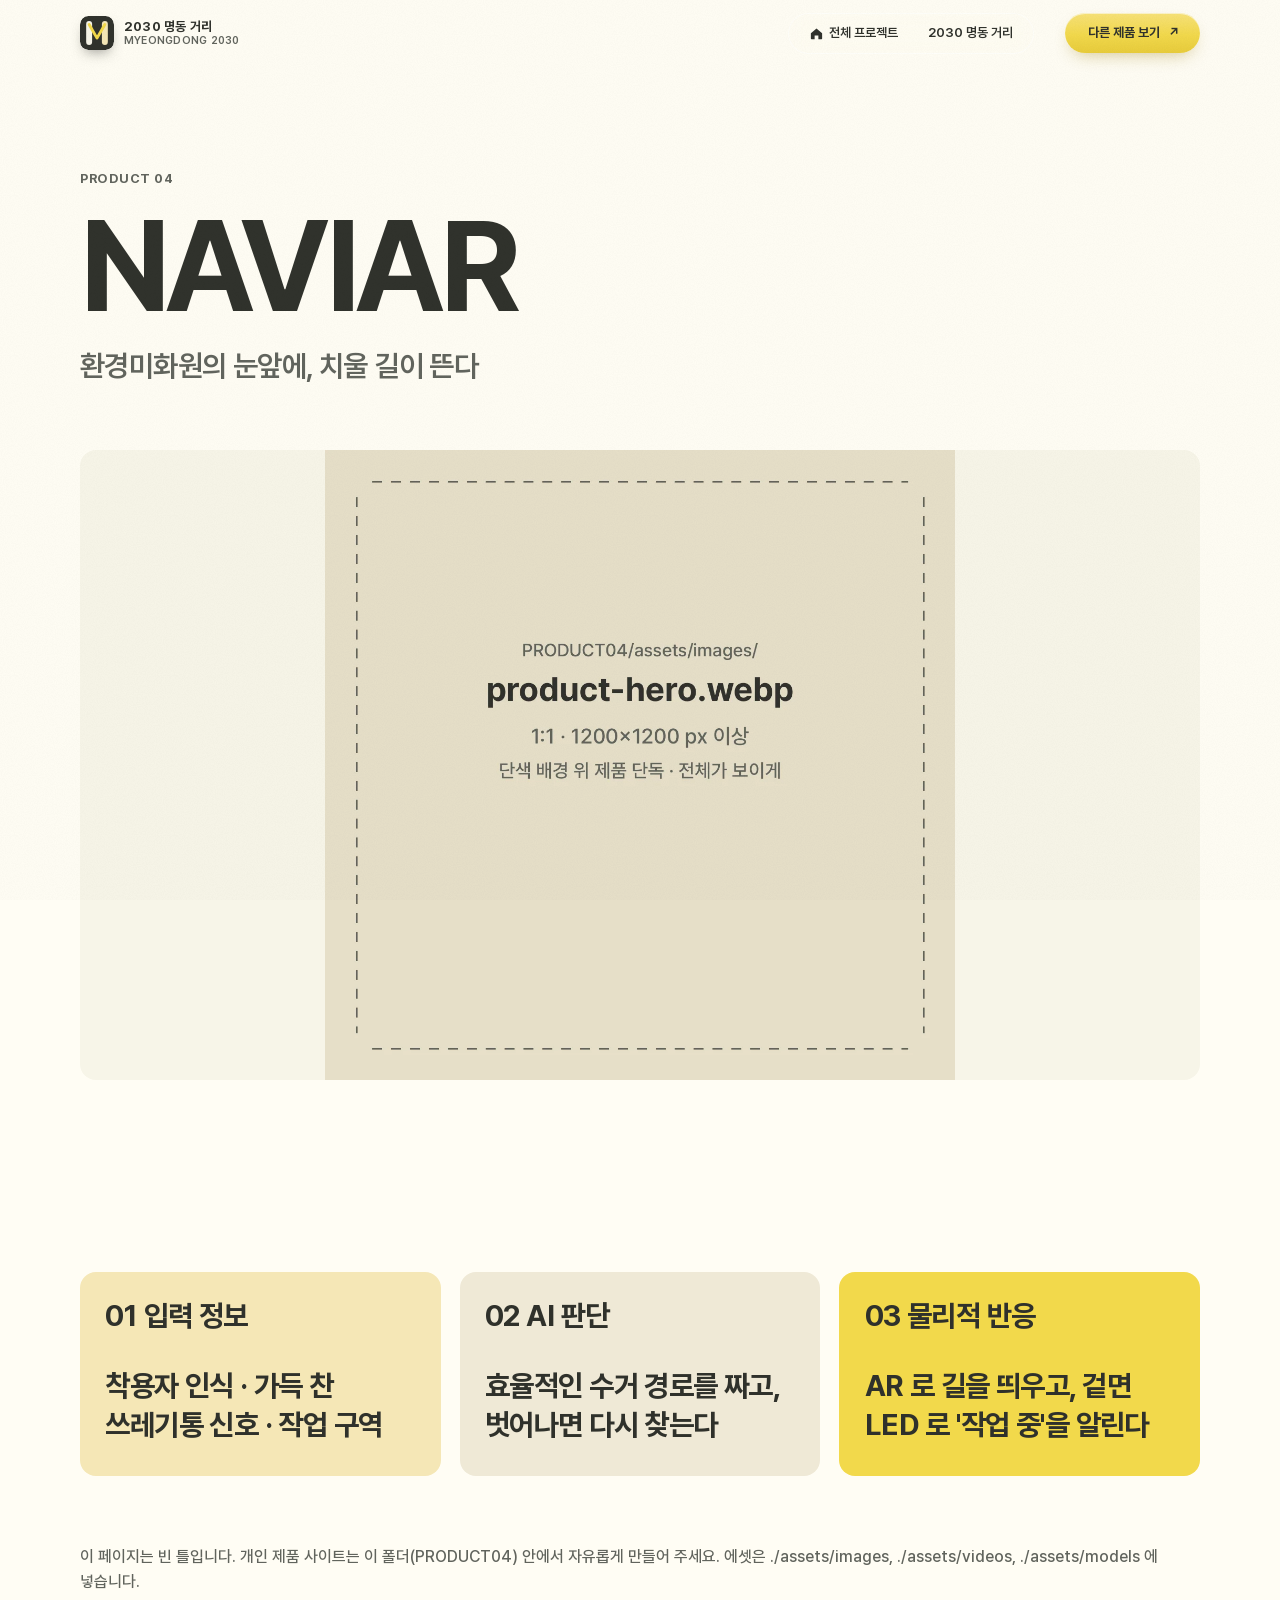
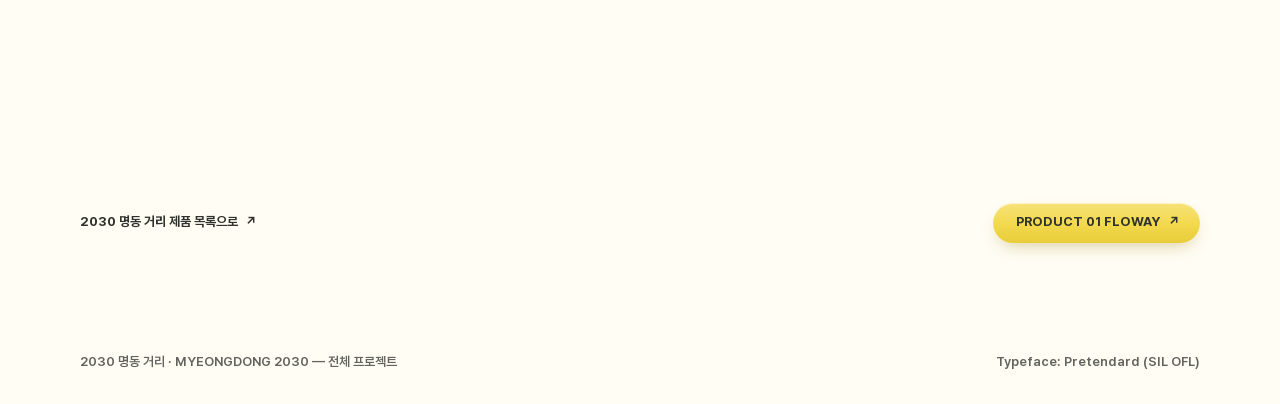
<file: PRODUCT04/index.html>
<!DOCTYPE html>
<html lang="ko">
<head>
<meta charset="utf-8">
<meta name="viewport" content="width=device-width, initial-scale=1">
<title>PRODUCT 04 — 2030 명동 거리 · MYEONGDONG 2030</title>
<link rel="icon" href="../assets/images/favicon.png">
<link rel="stylesheet" href="../css/fonts.css">
<link rel="stylesheet" href="../css/style.css">
</head>
<body data-product="4">
<!-- 이동: 홈 아이콘 = 전체 프로젝트 / 조 로고 = 2030 명동 거리 페이지 -->
<header class="hd">
  <a class="hd-logo" href="../index.html" title="2030 명동 거리 페이지로 이동">
    <img src="../assets/images/logo.svg" alt="" width="40" height="40"><span><b>2030 명동 거리</b><i>MYEONGDONG 2030</i></span>
  </a>
  <div class="hd-right">
    <nav class="hd-nav"><a href="../../index.html" class="hd-home" title="전체 프로젝트로 이동"><svg viewBox="0 0 24 24" width="15" height="15" aria-hidden="true"><path d="M3 11.5 12 4l9 7.5V20a1 1 0 0 1-1 1h-5v-6H9v6H4a1 1 0 0 1-1-1z" fill="currentColor"/></svg>전체 프로젝트</a><a href="../index.html">2030 명동 거리</a></nav>
    <a class="btn-primary" href="../index.html#select"><span>다른 제품 보기</span><span class="arr">↗</span></a>
  </div>
</header>

<main>
  <!-- TEXT: 제품 이름 · 한 줄 설명 (조 폴더의 js/content.js 에서 바꾸면 여기도 같이 바뀝니다) -->
  <section class="pp-hero">
    <p class="t-label rv" id="ppNo">PRODUCT 04</p>
    <h1 class="t-hero rv" style="--i:1" id="ppName">Product Name</h1>
    <p class="t-desc rv" style="--i:2" id="ppLine"></p>
  </section>

  <!-- IMG-01: ./assets/images/product-hero.webp (CONTAIN) -->
  <div class="pp-img rv" style="--i:3"><img id="ppImg" src="./assets/images/product-hero.webp" alt="" style="object-fit:contain"></div>

  <!-- 입력 정보 → AI 판단 → 물리적 반응 -->
  <section class="pp-flow">
    <div class="pp-box rv" style="background:#F5E7B6"><p class="t-label">01 입력 정보</p><p id="ppIn"></p></div>
    <div class="pp-box rv" style="--i:1;background:#EFE9D6"><p class="t-label">02 AI 판단</p><p id="ppAi"></p></div>
    <div class="pp-box rv" style="--i:2;background:#F2D94B"><p class="t-label" style="color:#2F312B">03 물리적 반응</p><p id="ppAct"></p></div>
  </section>

  <p class="pp-note">이 페이지는 빈 틀입니다. 개인 제품 사이트는 이 폴더(PRODUCT04) 안에서 자유롭게 만들어 주세요. 에셋은 ./assets/images, ./assets/videos, ./assets/models 에 넣습니다.</p>

  <nav class="pp-nav">
    <a class="btn-text" href="../index.html#products"><span>2030 명동 거리 제품 목록으로</span><span class="arr">↗</span></a>
    <a class="btn-primary" id="ppNext" href="#"><span id="ppNextName">다음 제품</span><span class="arr">↗</span></a>
  </nav>
</main>

<footer class="footer">
  <span>2030 명동 거리 · MYEONGDONG 2030 — <a href="../../index.html">전체 프로젝트</a></span>
  <span>Typeface: Pretendard (SIL OFL)</span>
</footer>

<script src="../js/config.js"></script>
<script src="../js/content.js"></script>
<script src="../js/page.js"></script>
</body>
</html>
</file>
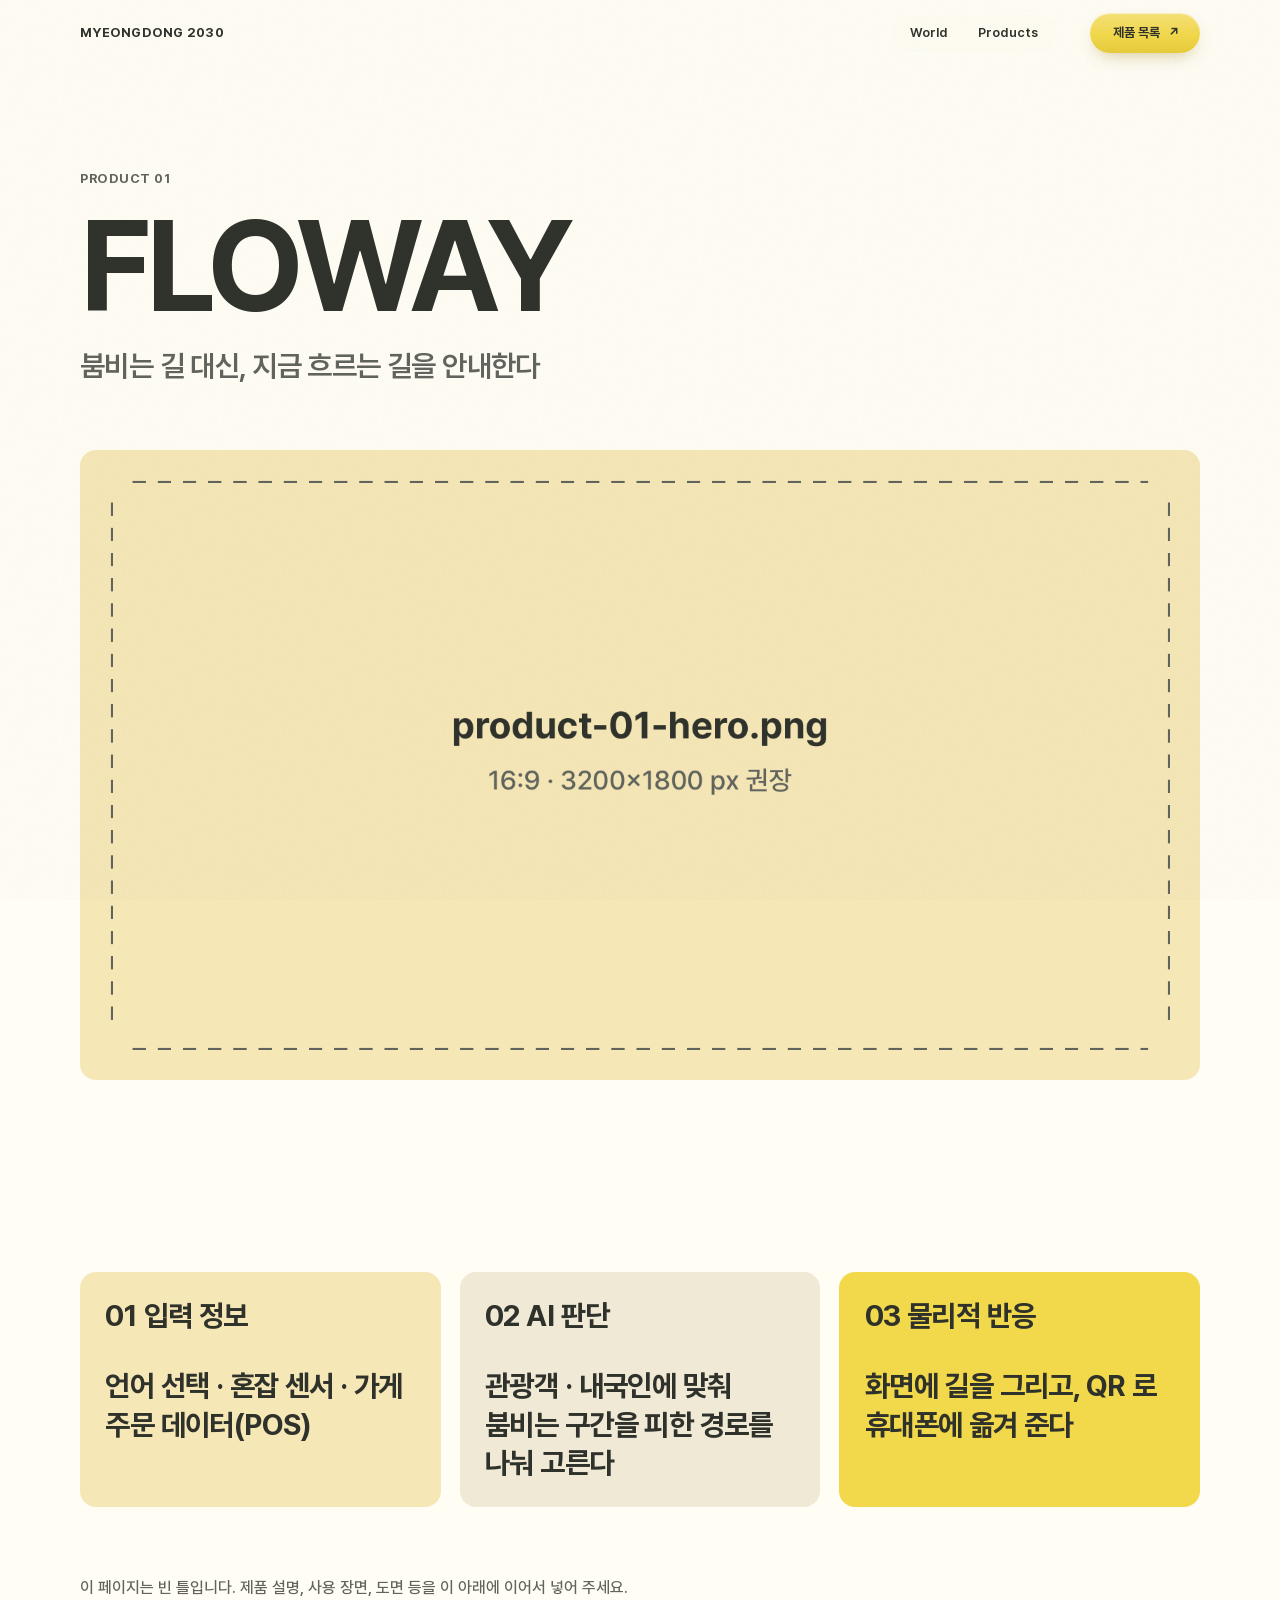
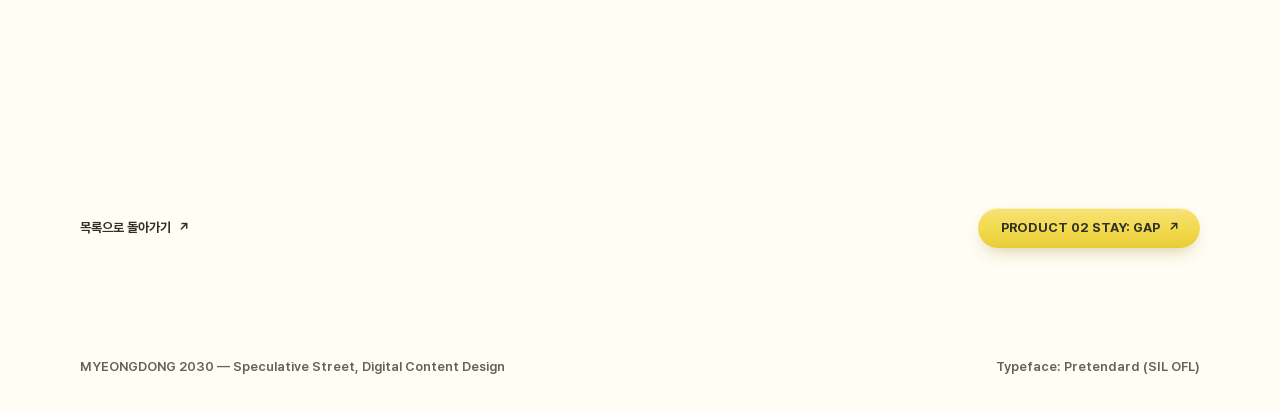
<file: product-01.html>
<!DOCTYPE html>
<html lang="ko">
<head>
<meta charset="utf-8">
<meta name="viewport" content="width=device-width, initial-scale=1">
<title>PRODUCT 01 — MYEONGDONG 2030</title>
<link rel="stylesheet" href="css/fonts.css">
<link rel="stylesheet" href="css/style.css">
</head>
<body data-product="1">
<header class="hd">
  <a class="hd-logo" href="index.html" data-t="siteName">MYEONGDONG 2030</a>
  <div class="hd-right">
    <nav class="hd-nav"><a href="index.html#world">World</a><a href="index.html#products">Products</a></nav>
    <a class="btn-primary" href="index.html#products"><span>제품 목록</span><span class="arr">↗</span></a>
  </div>
</header>

<main>
  <!-- 제품 이름 · 한 줄 설명 (js/content.js 에서 바꾸면 여기도 같이 바뀝니다) -->
  <section class="pp-hero">
    <p class="t-label rv" id="ppNo">PRODUCT 01</p>
    <h1 class="t-hero rv" style="--i:1" id="ppName">Product Name</h1>
    <p class="t-desc rv" style="--i:2" id="ppLine"></p>
  </section>

  <!-- 대표 이미지: assets/products/product-01-hero.png (16:9, 3200x1800 권장) -->
  <div class="pp-img rv" style="--i:3"><img id="ppImg" src="assets/products/product-01-hero.png" alt=""></div>

  <!-- 입력 정보 → AI 판단 → 물리적 반응 -->
  <section class="pp-flow">
    <div class="pp-box rv" style="background:#F5E7B6"><p class="t-label">01 입력 정보</p><p id="ppIn"></p></div>
    <div class="pp-box rv" style="--i:1;background:#EFE9D6"><p class="t-label">02 AI 판단</p><p id="ppAi"></p></div>
    <div class="pp-box rv" style="--i:2;background:#F2D94B"><p class="t-label" style="color:#2F312B">03 물리적 반응</p><p id="ppAct"></p></div>
  </section>

  <p class="pp-note">이 페이지는 빈 틀입니다. 제품 설명, 사용 장면, 도면 등을 이 아래에 이어서 넣어 주세요.</p>

  <nav class="pp-nav">
    <a class="btn-text" href="index.html#products"><span>목록으로 돌아가기</span><span class="arr">↗</span></a>
    <a class="btn-primary" id="ppNext" href="#"><span id="ppNextName">다음 제품</span><span class="arr">↗</span></a>
  </nav>
</main>

<footer class="footer">
  <span>MYEONGDONG 2030 — Speculative Street, Digital Content Design</span>
  <span>Typeface: Pretendard (SIL OFL)</span>
</footer>

<script src="js/config.js"></script>
<script src="js/content.js"></script>
<script src="js/page.js"></script>
</body>
</html>
</file>
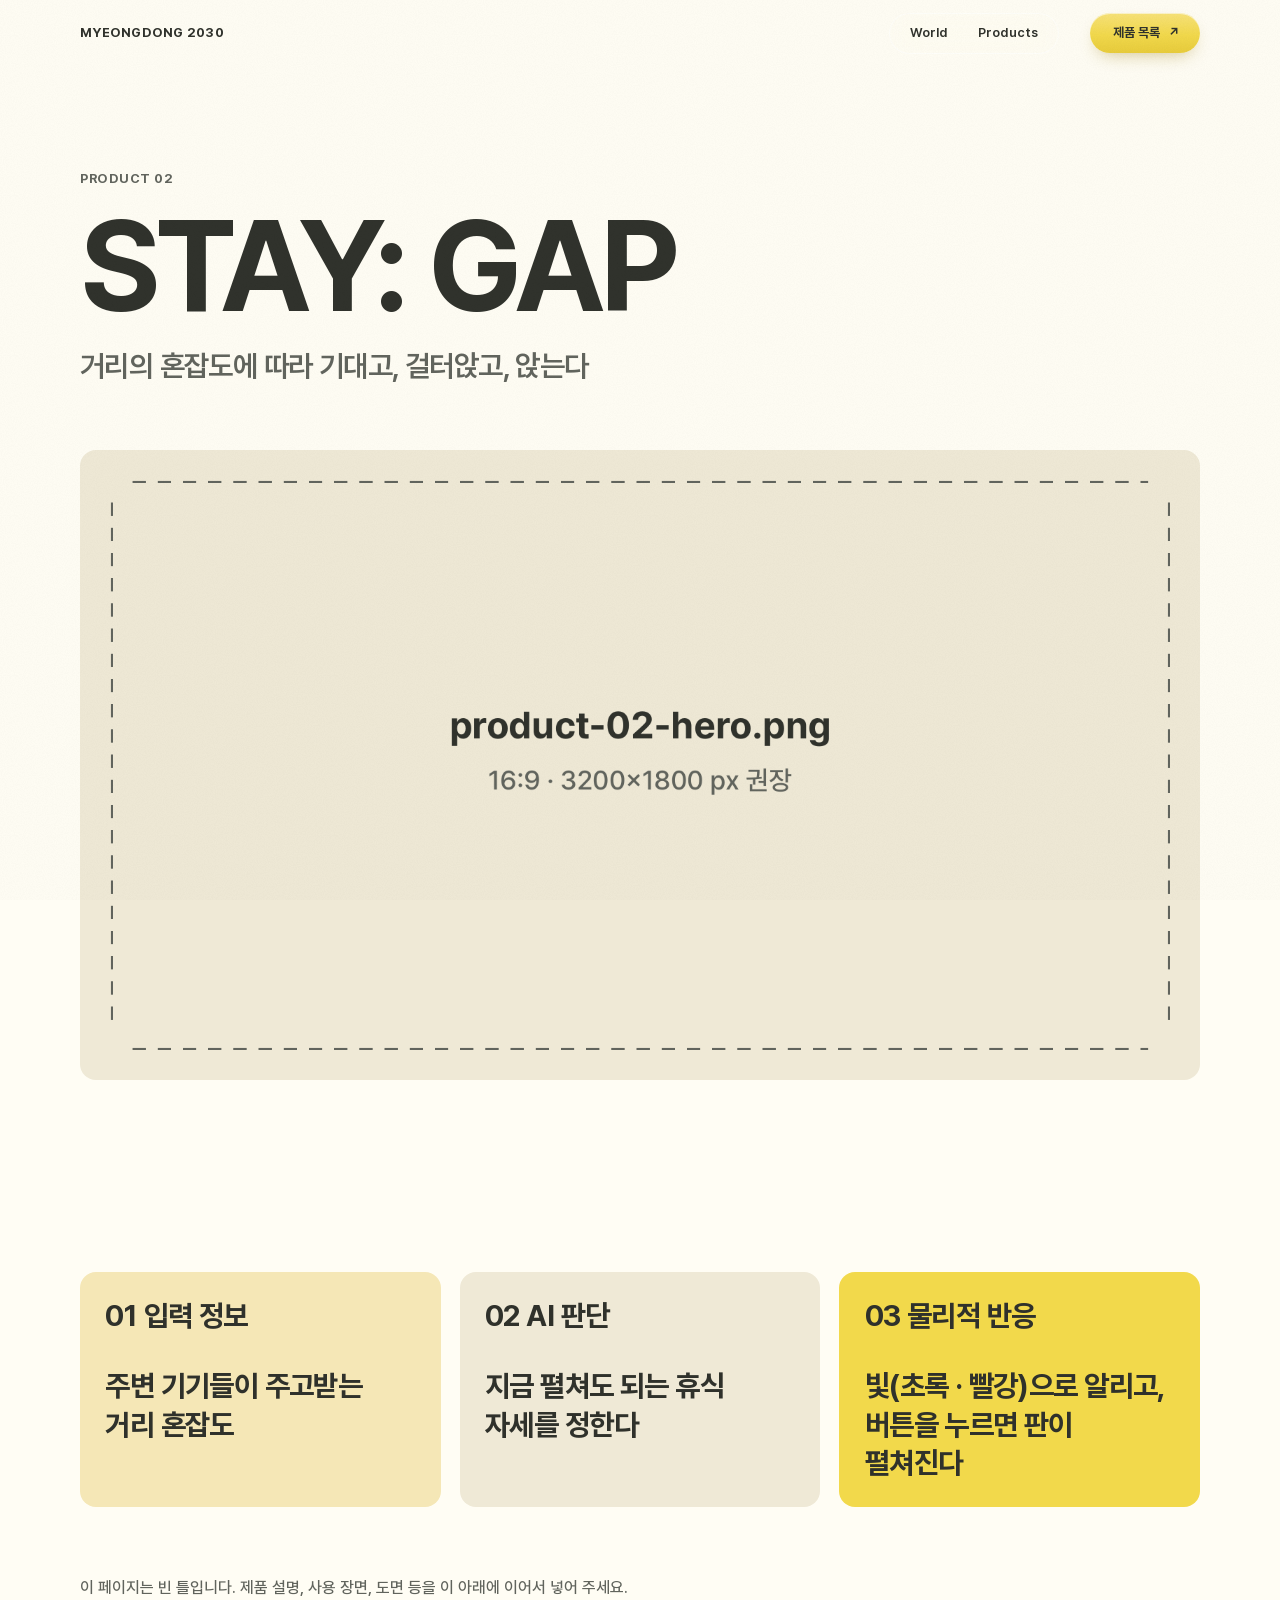
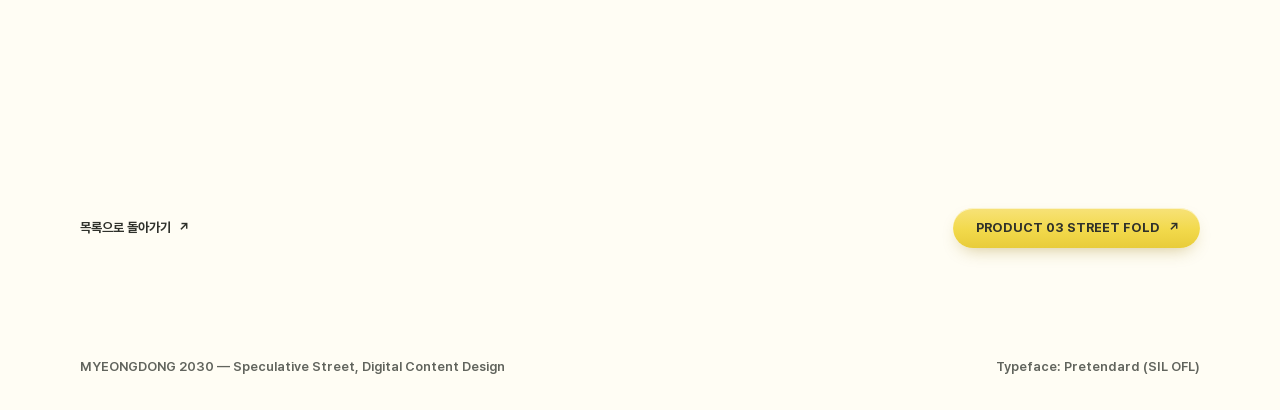
<file: product-02.html>
<!DOCTYPE html>
<html lang="ko">
<head>
<meta charset="utf-8">
<meta name="viewport" content="width=device-width, initial-scale=1">
<title>PRODUCT 02 — MYEONGDONG 2030</title>
<link rel="stylesheet" href="css/fonts.css">
<link rel="stylesheet" href="css/style.css">
</head>
<body data-product="2">
<header class="hd">
  <a class="hd-logo" href="index.html" data-t="siteName">MYEONGDONG 2030</a>
  <div class="hd-right">
    <nav class="hd-nav"><a href="index.html#world">World</a><a href="index.html#products">Products</a></nav>
    <a class="btn-primary" href="index.html#products"><span>제품 목록</span><span class="arr">↗</span></a>
  </div>
</header>

<main>
  <!-- 제품 이름 · 한 줄 설명 (js/content.js 에서 바꾸면 여기도 같이 바뀝니다) -->
  <section class="pp-hero">
    <p class="t-label rv" id="ppNo">PRODUCT 02</p>
    <h1 class="t-hero rv" style="--i:1" id="ppName">Product Name</h1>
    <p class="t-desc rv" style="--i:2" id="ppLine"></p>
  </section>

  <!-- 대표 이미지: assets/products/product-02-hero.png (16:9, 3200x1800 권장) -->
  <div class="pp-img rv" style="--i:3"><img id="ppImg" src="assets/products/product-02-hero.png" alt=""></div>

  <!-- 입력 정보 → AI 판단 → 물리적 반응 -->
  <section class="pp-flow">
    <div class="pp-box rv" style="background:#F5E7B6"><p class="t-label">01 입력 정보</p><p id="ppIn"></p></div>
    <div class="pp-box rv" style="--i:1;background:#EFE9D6"><p class="t-label">02 AI 판단</p><p id="ppAi"></p></div>
    <div class="pp-box rv" style="--i:2;background:#F2D94B"><p class="t-label" style="color:#2F312B">03 물리적 반응</p><p id="ppAct"></p></div>
  </section>

  <p class="pp-note">이 페이지는 빈 틀입니다. 제품 설명, 사용 장면, 도면 등을 이 아래에 이어서 넣어 주세요.</p>

  <nav class="pp-nav">
    <a class="btn-text" href="index.html#products"><span>목록으로 돌아가기</span><span class="arr">↗</span></a>
    <a class="btn-primary" id="ppNext" href="#"><span id="ppNextName">다음 제품</span><span class="arr">↗</span></a>
  </nav>
</main>

<footer class="footer">
  <span>MYEONGDONG 2030 — Speculative Street, Digital Content Design</span>
  <span>Typeface: Pretendard (SIL OFL)</span>
</footer>

<script src="js/config.js"></script>
<script src="js/content.js"></script>
<script src="js/page.js"></script>
</body>
</html>
</file>
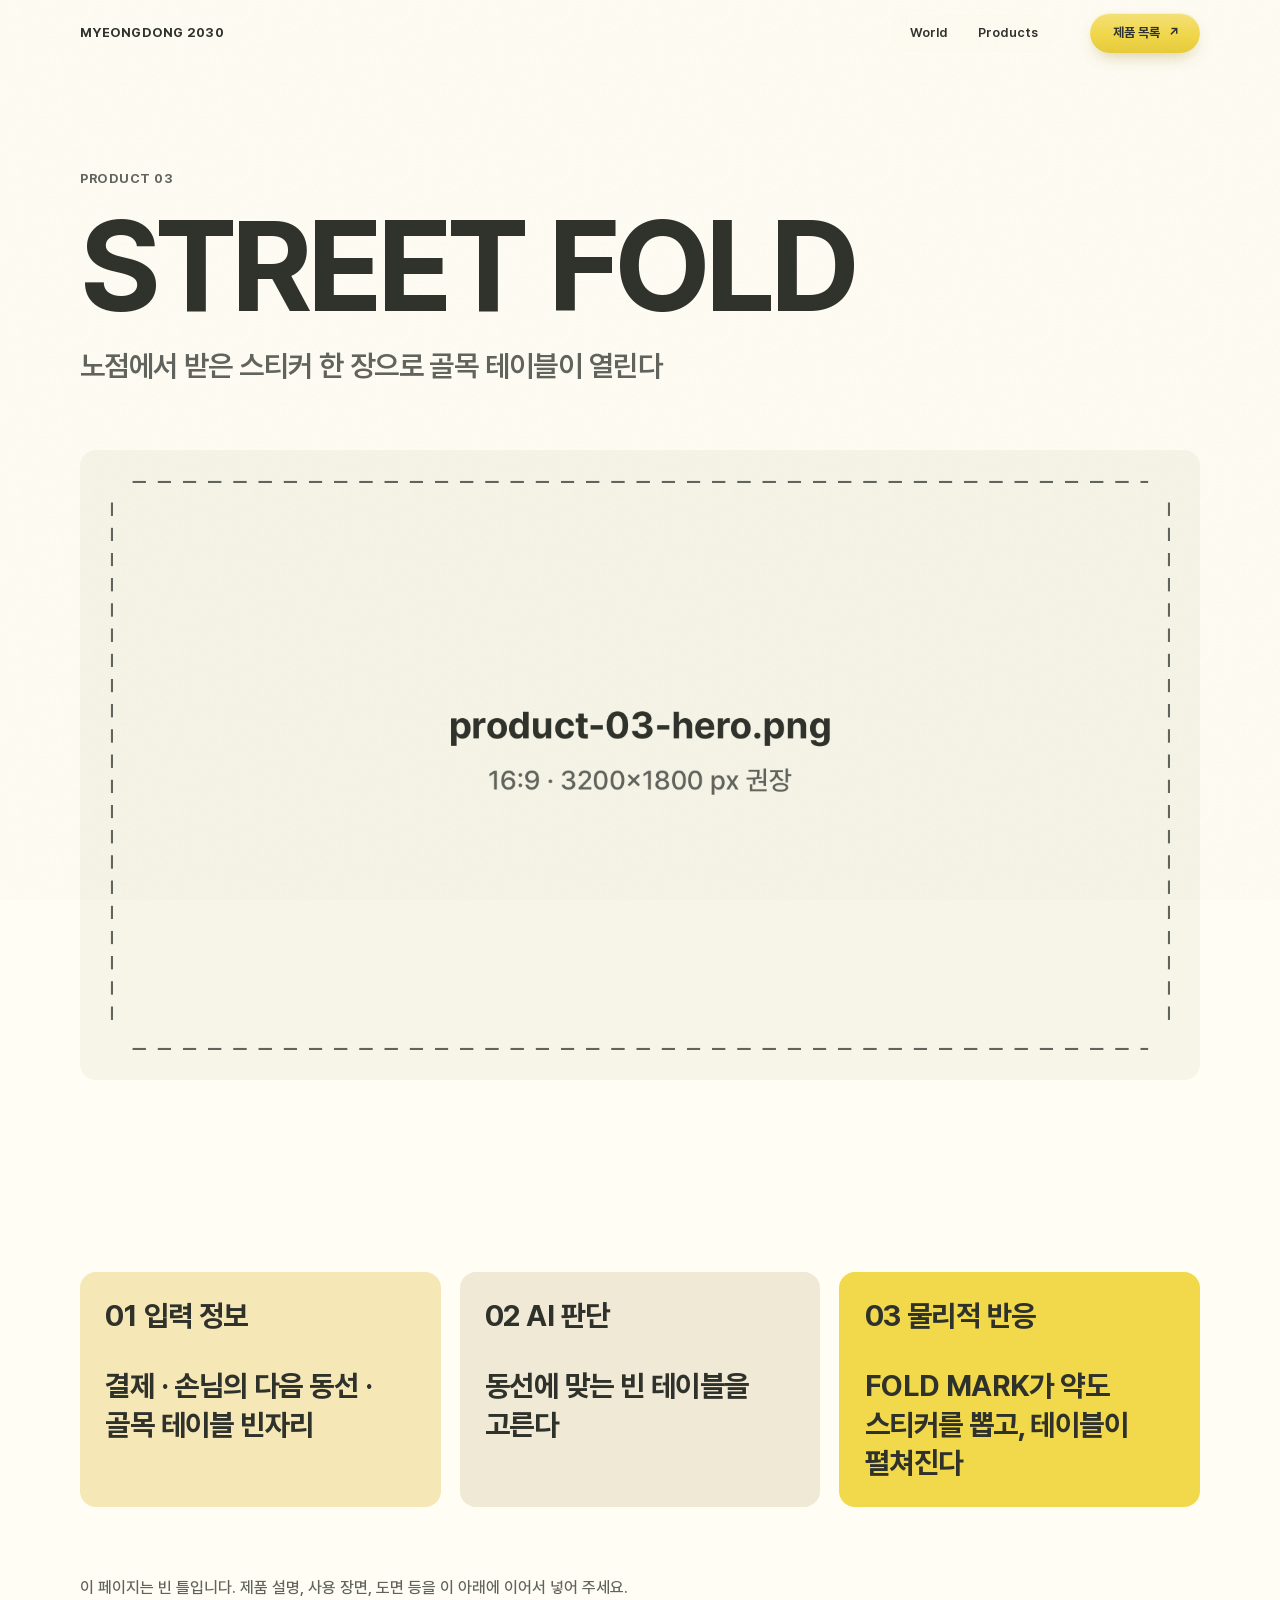
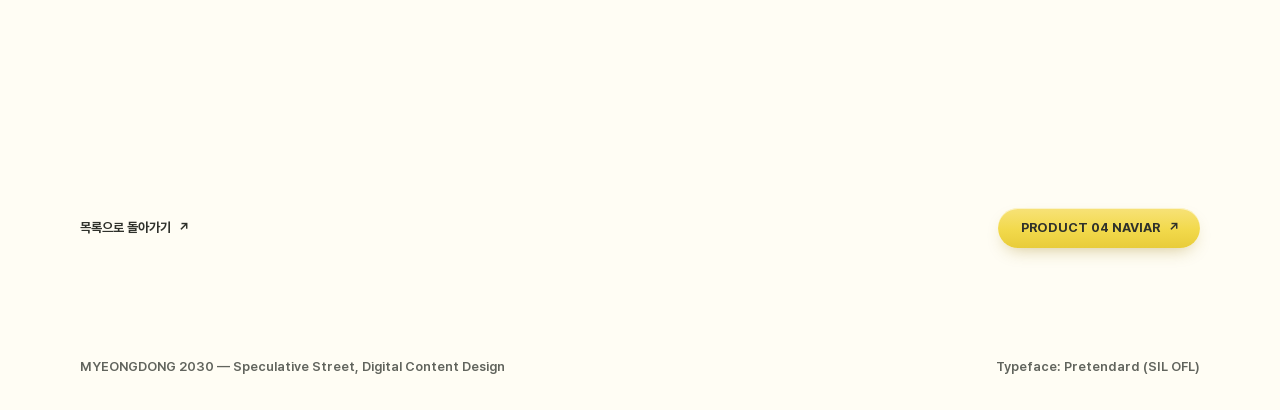
<file: product-03.html>
<!DOCTYPE html>
<html lang="ko">
<head>
<meta charset="utf-8">
<meta name="viewport" content="width=device-width, initial-scale=1">
<title>PRODUCT 03 — MYEONGDONG 2030</title>
<link rel="stylesheet" href="css/fonts.css">
<link rel="stylesheet" href="css/style.css">
</head>
<body data-product="3">
<header class="hd">
  <a class="hd-logo" href="index.html" data-t="siteName">MYEONGDONG 2030</a>
  <div class="hd-right">
    <nav class="hd-nav"><a href="index.html#world">World</a><a href="index.html#products">Products</a></nav>
    <a class="btn-primary" href="index.html#products"><span>제품 목록</span><span class="arr">↗</span></a>
  </div>
</header>

<main>
  <!-- 제품 이름 · 한 줄 설명 (js/content.js 에서 바꾸면 여기도 같이 바뀝니다) -->
  <section class="pp-hero">
    <p class="t-label rv" id="ppNo">PRODUCT 03</p>
    <h1 class="t-hero rv" style="--i:1" id="ppName">Product Name</h1>
    <p class="t-desc rv" style="--i:2" id="ppLine"></p>
  </section>

  <!-- 대표 이미지: assets/products/product-03-hero.png (16:9, 3200x1800 권장) -->
  <div class="pp-img rv" style="--i:3"><img id="ppImg" src="assets/products/product-03-hero.png" alt=""></div>

  <!-- 입력 정보 → AI 판단 → 물리적 반응 -->
  <section class="pp-flow">
    <div class="pp-box rv" style="background:#F5E7B6"><p class="t-label">01 입력 정보</p><p id="ppIn"></p></div>
    <div class="pp-box rv" style="--i:1;background:#EFE9D6"><p class="t-label">02 AI 판단</p><p id="ppAi"></p></div>
    <div class="pp-box rv" style="--i:2;background:#F2D94B"><p class="t-label" style="color:#2F312B">03 물리적 반응</p><p id="ppAct"></p></div>
  </section>

  <p class="pp-note">이 페이지는 빈 틀입니다. 제품 설명, 사용 장면, 도면 등을 이 아래에 이어서 넣어 주세요.</p>

  <nav class="pp-nav">
    <a class="btn-text" href="index.html#products"><span>목록으로 돌아가기</span><span class="arr">↗</span></a>
    <a class="btn-primary" id="ppNext" href="#"><span id="ppNextName">다음 제품</span><span class="arr">↗</span></a>
  </nav>
</main>

<footer class="footer">
  <span>MYEONGDONG 2030 — Speculative Street, Digital Content Design</span>
  <span>Typeface: Pretendard (SIL OFL)</span>
</footer>

<script src="js/config.js"></script>
<script src="js/content.js"></script>
<script src="js/page.js"></script>
</body>
</html>
</file>
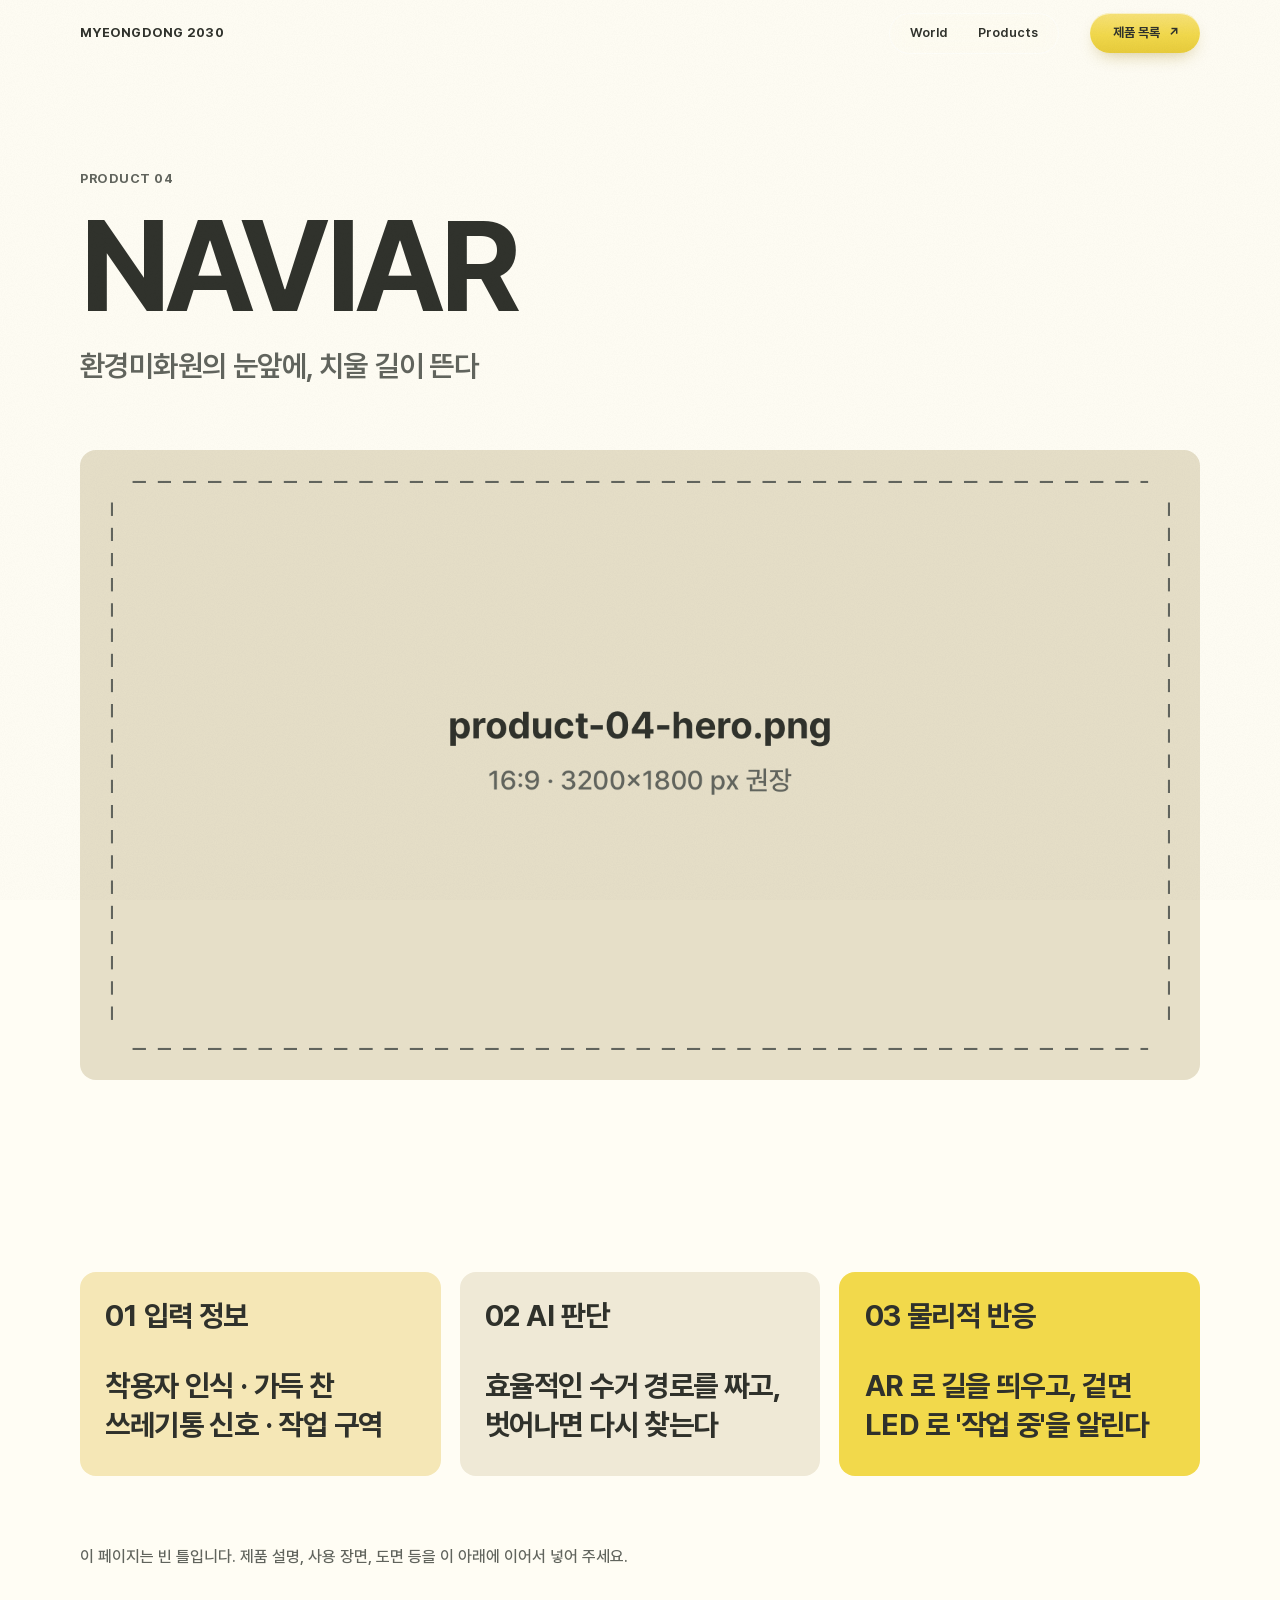
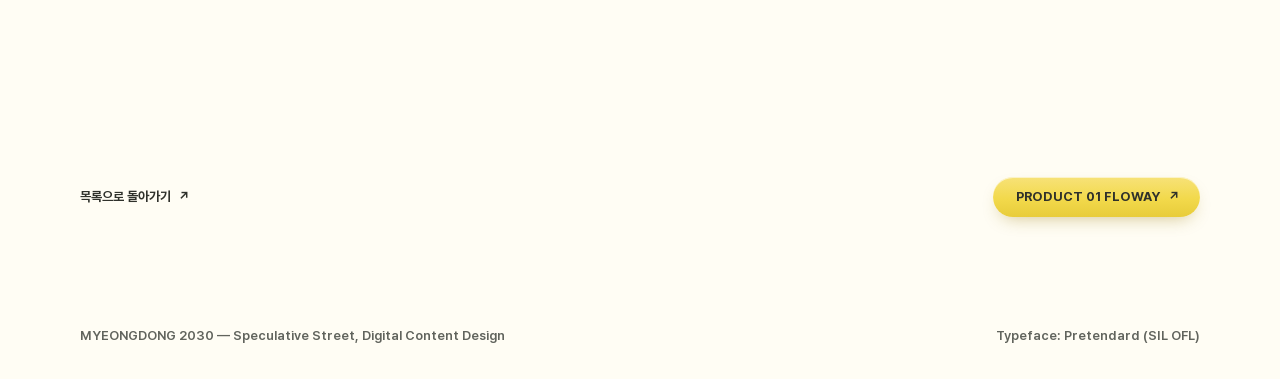
<file: product-04.html>
<!DOCTYPE html>
<html lang="ko">
<head>
<meta charset="utf-8">
<meta name="viewport" content="width=device-width, initial-scale=1">
<title>PRODUCT 04 — MYEONGDONG 2030</title>
<link rel="stylesheet" href="css/fonts.css">
<link rel="stylesheet" href="css/style.css">
</head>
<body data-product="4">
<header class="hd">
  <a class="hd-logo" href="index.html" data-t="siteName">MYEONGDONG 2030</a>
  <div class="hd-right">
    <nav class="hd-nav"><a href="index.html#world">World</a><a href="index.html#products">Products</a></nav>
    <a class="btn-primary" href="index.html#products"><span>제품 목록</span><span class="arr">↗</span></a>
  </div>
</header>

<main>
  <!-- 제품 이름 · 한 줄 설명 (js/content.js 에서 바꾸면 여기도 같이 바뀝니다) -->
  <section class="pp-hero">
    <p class="t-label rv" id="ppNo">PRODUCT 04</p>
    <h1 class="t-hero rv" style="--i:1" id="ppName">Product Name</h1>
    <p class="t-desc rv" style="--i:2" id="ppLine"></p>
  </section>

  <!-- 대표 이미지: assets/products/product-04-hero.png (16:9, 3200x1800 권장) -->
  <div class="pp-img rv" style="--i:3"><img id="ppImg" src="assets/products/product-04-hero.png" alt=""></div>

  <!-- 입력 정보 → AI 판단 → 물리적 반응 -->
  <section class="pp-flow">
    <div class="pp-box rv" style="background:#F5E7B6"><p class="t-label">01 입력 정보</p><p id="ppIn"></p></div>
    <div class="pp-box rv" style="--i:1;background:#EFE9D6"><p class="t-label">02 AI 판단</p><p id="ppAi"></p></div>
    <div class="pp-box rv" style="--i:2;background:#F2D94B"><p class="t-label" style="color:#2F312B">03 물리적 반응</p><p id="ppAct"></p></div>
  </section>

  <p class="pp-note">이 페이지는 빈 틀입니다. 제품 설명, 사용 장면, 도면 등을 이 아래에 이어서 넣어 주세요.</p>

  <nav class="pp-nav">
    <a class="btn-text" href="index.html#products"><span>목록으로 돌아가기</span><span class="arr">↗</span></a>
    <a class="btn-primary" id="ppNext" href="#"><span id="ppNextName">다음 제품</span><span class="arr">↗</span></a>
  </nav>
</main>

<footer class="footer">
  <span>MYEONGDONG 2030 — Speculative Street, Digital Content Design</span>
  <span>Typeface: Pretendard (SIL OFL)</span>
</footer>

<script src="js/config.js"></script>
<script src="js/content.js"></script>
<script src="js/page.js"></script>
</body>
</html>
</file>
<file: css/fonts.css>
/* Pretendard (SIL Open Font License) — fonts 폴더 안의 파일을 씁니다. 인터넷 연결이 필요 없습니다. */
@font-face { font-family: "Pretendard"; font-weight: 400; font-style: normal; font-display: swap;
  src: url("../fonts/Pretendard-Regular.subset.woff2") format("woff2"); }
@font-face { font-family: "Pretendard"; font-weight: 500; font-style: normal; font-display: swap;
  src: url("../fonts/Pretendard-Medium.subset.woff2") format("woff2"); }
@font-face { font-family: "Pretendard"; font-weight: 600; font-style: normal; font-display: swap;
  src: url("../fonts/Pretendard-SemiBold.subset.woff2") format("woff2"); }
@font-face { font-family: "Pretendard"; font-weight: 700; font-style: normal; font-display: swap;
  src: url("../fonts/Pretendard-Bold.subset.woff2") format("woff2"); }
</file>
<file: PRODUCT01/css/product.css>
/* =========================================================
   PRODUCT 01 · STREET FOLD & FOLD MARK — 개인 제품 사이트 v2
   원칙: 한 화면에 한 가지 말 · 글자 크기는 네 단계만 · 상자 대신 여백과 가는 선
   색: 팀 무드보드 (#FFFDF4 / #F2D94B / #2F312B / #61645D) + 저녁 명동용 어두운 색
   ========================================================= */
:root {
  --ivory: #FFFDF4; --paper: #F4F1E6; --paper2: #ECE8DA;
  --ink: #2F312B; --sub: #61645D; --mute: #9C9D95; --line: rgba(47, 49, 43, .12);
  --yellow: #F2D94B; --yellow-d: #D9BD2A;
  --night: #131411; --night2: #1C1D19; --ntext: #F3F0E4; --nsub: rgba(243, 240, 228, .56); --nline: rgba(243, 240, 228, .14);
  --pad: clamp(20px, 6vw, 96px);
  --ease: cubic-bezier(.22, .8, .22, 1);
  --ease-io: cubic-bezier(.65, 0, .35, 1);
}
* { box-sizing: border-box; }
html { scroll-behavior: smooth; -webkit-text-size-adjust: 100%; }
@media (prefers-reduced-motion: reduce) { html { scroll-behavior: auto; } }
body.pp {
  margin: 0; background: var(--ivory); color: var(--ink);
  font-family: "Pretendard", system-ui, -apple-system, "Apple SD Gothic Neo", "Malgun Gothic", sans-serif;
  font-size: 17px; line-height: 1.6; letter-spacing: -0.01em; word-break: keep-all;
  -webkit-font-smoothing: antialiased; overflow-x: hidden;
}
a { color: inherit; text-decoration: none; }
button { font: inherit; color: inherit; cursor: pointer; }
img { display: block; max-width: 100%; }
:focus-visible { outline: 2px solid var(--yellow-d); outline-offset: 3px; border-radius: 6px; }

/* ---------- 글자 단계 (4단계) ---------- */
.pp-eyebrow { margin: 0 0 22px; font-size: 13px; font-weight: 600; letter-spacing: .12em; text-transform: uppercase; color: var(--sub); }
.pp-h2 { margin: 0; font-size: clamp(38px, 5.4vw, 84px); line-height: 1.06; font-weight: 700; letter-spacing: -0.045em; }
.pp-h2 .dim { color: var(--nsub); }
.pp-h3 { margin: 0; font-size: clamp(24px, 2.2vw, 34px); line-height: 1.2; font-weight: 700; letter-spacing: -0.03em; }
.pp-lead { margin: 28px 0 0; max-width: 33em; font-size: clamp(17px, 1.35vw, 21px); line-height: 1.7; color: var(--sub); font-weight: 500; }
.night { background: var(--night); color: var(--ntext); }
.night .pp-eyebrow { color: var(--nsub); }

/* ---------- 머리 · 진행 막대 ---------- */
.pp-progress { position: fixed; inset: 0 0 auto 0; height: 2px; z-index: 60; pointer-events: none; }
.pp-progress i { display: block; height: 100%; background: var(--yellow); transform-origin: 0 50%; transform: scaleX(0); }
.pp-hd {
  position: fixed; top: 0; left: 0; right: 0; z-index: 50; height: 68px; padding: 0 var(--pad);
  display: flex; align-items: center; justify-content: space-between; gap: 24px;
  color: var(--ntext); transition: color .4s, background .4s, transform .5s var(--ease);
}
.pp-hd.is-light { color: var(--ink); background: rgba(255, 253, 244, .78); backdrop-filter: blur(14px) saturate(1.4); -webkit-backdrop-filter: blur(14px) saturate(1.4); box-shadow: 0 1px 0 var(--line); }
.pp-hd.is-dark { background: rgba(19, 20, 17, .6); backdrop-filter: blur(14px); -webkit-backdrop-filter: blur(14px); }
.pp-hd.is-hide { transform: translateY(-100%); }
.pp-logo { display: flex; align-items: center; gap: 10px; font-size: 14px; font-weight: 700; letter-spacing: -0.02em; }
.pp-logo img { border-radius: 8px; }
.pp-nav { display: flex; gap: 4px; font-size: 13.5px; font-weight: 600; }
.pp-nav a { padding: 8px 14px; border-radius: 99px; opacity: .62; transition: opacity .3s, background .3s; }
.pp-nav a:hover { opacity: 1; }
.pp-nav a.is-on { opacity: 1; background: currentColor; }
.pp-nav a.is-on { background: none; box-shadow: inset 0 0 0 1px currentColor; }
.pp-back { font-size: 13.5px; font-weight: 600; padding: 9px 16px; border-radius: 99px; background: var(--yellow); color: var(--ink); transition: transform .3s var(--ease); }
.pp-back:hover { transform: translateY(-1px); }

/* ---------- 조작 안내 (작은 말풍선 · 한 줄 안내) ---------- */
.pp-tip { position: fixed; left: 0; top: 0; z-index: 70; pointer-events: none; padding: 6px 11px; border-radius: 99px; background: var(--ink); color: var(--ivory); font-size: 12.5px; font-weight: 600; letter-spacing: -0.01em; white-space: nowrap; opacity: 0; transition: opacity .2s; box-shadow: 0 8px 20px -10px rgba(47, 49, 43, .5); }
.pp-tip.is-on { opacity: 1; }
.pp-drag { position: absolute; left: 22px; bottom: 22px; z-index: 2; margin: 0; display: flex; align-items: center; gap: 8px; padding: 8px 13px 8px 11px; border-radius: 99px; background: rgba(255, 253, 244, .72); backdrop-filter: blur(10px); -webkit-backdrop-filter: blur(10px); box-shadow: 0 0 0 1px var(--line); color: var(--sub); font-size: 12.5px; font-weight: 600; pointer-events: none; transition: opacity .6s, transform .6s var(--ease); }
.pp-drag svg { color: var(--ink); animation: ppSpin 3.2s var(--ease-io) infinite; }
.pp-drag.is-used { opacity: .0; transform: translateY(6px); }
@keyframes ppSpin { 0%, 55% { transform: rotate(0); } 100% { transform: rotate(-360deg); } }
.pp-studio-view .pp-drag { bottom: 96px; }
/* ---------- 3D 칸 공통 ---------- */
[data-stage] { position: relative; touch-action: pan-y; }
[data-stage] canvas { position: absolute; inset: 0; width: 100% !important; height: 100% !important; display: block; outline: none; }
[data-stage][data-cursor] { cursor: grab; }
[data-stage][data-cursor]:active { cursor: grabbing; }

/* ---------- 들어올 때 ---------- */
.pp-in { display: inline-block; opacity: 0; transform: translateY(30px); transition: opacity 1.1s var(--ease) var(--d, 0s), transform 1.2s var(--ease) var(--d, 0s); }
.is-ready .pp-in { opacity: 1; transform: none; }
.rv { opacity: 0; transform: translateY(40px); transition: opacity 1s var(--ease), transform 1.1s var(--ease); }
.rv.is-in { opacity: 1; transform: none; }

/* ---------- 01 첫 화면 ---------- */
.pp-bokeh { position: absolute; inset: 0; width: 100%; height: 100%; display: block; pointer-events: none; }
.pp-hero { position: relative; height: 100vh; min-height: 640px; overflow: hidden; background: radial-gradient(120% 80% at 70% 100%, #2a261b 0%, var(--night) 60%); }
.pp-hero-3d { position: absolute; inset: 0; }
.pp-hero-copy { position: absolute; left: var(--pad); bottom: clamp(56px, 11vh, 120px); z-index: 2; pointer-events: none; max-width: 60vw; }
.pp-title { margin: 0; font-size: clamp(54px, 8.6vw, 156px); line-height: .92; font-weight: 700; letter-spacing: -0.055em; }
.pp-title .ln { display: block; overflow: hidden; padding-bottom: .06em; }
.pp-title .amp { color: var(--yellow); }
.pp-hero-lead { margin: 28px 0 0; font-size: clamp(17px, 1.45vw, 22px); line-height: 1.6; color: var(--nsub); font-weight: 500; }
.pp-scroll { position: absolute; right: var(--pad); bottom: clamp(56px, 11vh, 120px); z-index: 2; display: flex; flex-direction: column; align-items: center; gap: 12px; font-size: 11px; letter-spacing: .14em; color: var(--nsub); }
.pp-scroll i { width: 1px; height: 64px; background: var(--nline); position: relative; overflow: hidden; }
.pp-scroll i::after { content: ""; position: absolute; left: 0; top: -40%; width: 1px; height: 40%; background: var(--yellow); animation: ppDrop 2.2s var(--ease-io) infinite; }
@keyframes ppDrop { to { top: 100%; } }

/* ---------- 02 이야기 (고정된 화면 위로 문장이 바뀜) ---------- */
.pp-story { height: 640vh; position: relative; }
.pp-story-pin { position: sticky; top: 0; height: 100vh; overflow: hidden; }
.pp-story-media { position: absolute; inset: 0; }
.pp-story-media img, .pp-story-media video { position: absolute; inset: 0; width: 100%; height: 100%; object-fit: cover; opacity: 0; transition: opacity 1s var(--ease); }
.pp-story-media .is-on { opacity: 1; }
.pp-story-lines { list-style: none; margin: 0; padding: 0; position: absolute; inset: 0; }
.pp-story-lines li {
  position: absolute; left: var(--pad); right: var(--pad); top: 50%; transform: translateY(-40%);
  font-size: clamp(34px, 5.4vw, 88px); line-height: 1.12; font-weight: 700; letter-spacing: -0.045em;
  opacity: 0; filter: blur(14px); transition: opacity .9s var(--ease), transform 1.1s var(--ease), filter .9s var(--ease);
}
.pp-story-lines li small { display: block; margin-bottom: 26px; font-size: 13px; font-weight: 600; letter-spacing: .12em; color: var(--nsub); }
.pp-story-lines li em { font-style: normal; color: var(--yellow); }
.pp-story-lines li.is-on { opacity: 1; filter: none; transform: translateY(-50%); }
.pp-story-lines li.is-past { transform: translateY(-62%); }
.pp-story-dots { position: absolute; right: var(--pad); top: 50%; transform: translateY(-50%); display: grid; gap: 10px; }
.pp-story-dots i { width: 6px; height: 6px; border-radius: 50%; background: var(--nline); transition: background .4s, transform .4s var(--ease); }
.pp-story-dots i.is-on { background: var(--yellow); transform: scale(1.5); }

/* ---------- 03 문제 ---------- */
.pp-why { padding: 26vh var(--pad) 22vh; max-width: 1500px; margin: 0 auto; }
.pp-read { margin: 0; font-size: clamp(28px, 3.5vw, 56px); line-height: 1.38; font-weight: 600; letter-spacing: -0.035em; }
.pp-read span { color: rgba(47, 49, 43, .16); transition: color .5s; }
.pp-read span.on { color: var(--ink); }
.pp-why-pair { margin-top: 15vh; display: grid; grid-template-columns: 1fr 1fr; border-top: 1px solid var(--line); }
.pp-why-pair a { padding: 30px 0 0; display: grid; gap: 6px; transition: padding .4s var(--ease); }
.pp-why-pair a + a { padding-left: 40px; border-left: 1px solid var(--line); }
.pp-why-pair b { font-size: clamp(22px, 2vw, 30px); letter-spacing: -0.03em; }
.pp-why-pair span { color: var(--sub); font-size: 15.5px; }
.pp-why-pair a:hover b { color: var(--yellow-d); }

/* ---------- 섹션 머리 ---------- */
.pp-sec-hd { padding: 20vh var(--pad) 10vh; max-width: 1500px; margin: 0 auto; }

/* ---------- 04 FOLD MARK ---------- */
.pp-fm { background: linear-gradient(var(--ivory), var(--paper) 30%, var(--paper)); }
.pp-fm-steps { display: grid; grid-template-columns: minmax(300px, 1fr) 1.45fr; gap: 0 4vw; padding: 0 var(--pad); max-width: 1640px; margin: 0 auto; }
.pp-fm-list { list-style: none; margin: 0; padding: 0; }
.pp-fm-list li { min-height: 92vh; display: flex; flex-direction: column; justify-content: center; opacity: .22; transition: opacity .6s var(--ease); }
.pp-fm-list li.is-on { opacity: 1; }
.pp-fm-list .n { font-size: 13px; font-weight: 700; letter-spacing: .1em; color: var(--yellow-d); margin-bottom: 16px; }
.pp-fm-list h3 { margin: 0 0 18px; font-size: clamp(28px, 2.6vw, 42px); line-height: 1.15; letter-spacing: -0.04em; }
.pp-fm-list p { margin: 0; max-width: 26em; color: var(--sub); font-size: 17px; line-height: 1.75; }
.pp-fm-stage { position: sticky; top: 0; height: 100vh; }
.pp-fm-stage .pp-stage-box { position: absolute; inset: 9vh 0; border-radius: 32px; overflow: hidden; background: radial-gradient(90% 70% at 50% 60%, #FFFDF6 0%, var(--paper2) 100%); }
.pp-fm-tray { position: absolute; left: 6%; right: 6%; top: 50%; transform: translateY(-46%) scale(.96); border-radius: 18px; opacity: 0; pointer-events: none; box-shadow: 0 40px 80px -40px rgba(47, 49, 43, .4); transition: opacity .8s var(--ease), transform 1s var(--ease); }
.pp-fm-tray.is-on { opacity: 1; transform: translateY(-50%) scale(1); }
.pp-fm-stepno { position: absolute; left: 30px; top: calc(9vh + 24px); font-size: 13px; font-weight: 700; letter-spacing: .08em; color: var(--sub); }
.pp-fm-stepno b { color: var(--ink); }

/* 스튜디오 */
.pp-studio { padding: 22vh var(--pad) 14vh; max-width: 1640px; margin: 0 auto; }
.pp-studio-hd { display: flex; justify-content: space-between; align-items: end; gap: 30px; margin-bottom: 30px; }
.pp-studio-hd p { margin: 0; color: var(--sub); max-width: 28em; }
.pp-studio-main { position: relative; }
.pp-studio-view { height: min(74vh, 760px); min-height: 460px; border-radius: 32px; overflow: hidden; background: radial-gradient(80% 80% at 50% 45%, #FFFEF8 0%, var(--paper2) 100%); }
.pp-hint { position: absolute; left: 50%; top: 22px; transform: translateX(-50%); margin: 0; z-index: 2; font-size: 12.5px; color: var(--sub); padding: 7px 14px; border-radius: 99px; background: rgba(255, 253, 244, .7); pointer-events: none; white-space: nowrap; transition: opacity .6s; }
.pp-hint.is-off { opacity: 0; }
.pp-tools { position: absolute; left: 50%; bottom: 22px; transform: translateX(-50%); z-index: 3; display: flex; align-items: center; gap: 8px; padding: 8px; border-radius: 99px; background: rgba(255, 253, 244, .82); backdrop-filter: blur(16px) saturate(1.4); -webkit-backdrop-filter: blur(16px) saturate(1.4); box-shadow: 0 20px 50px -24px rgba(47, 49, 43, .35), 0 0 0 1px var(--line); white-space: nowrap; }
.pp-tap { display: flex; align-items: center; gap: 10px; height: 48px; padding: 0 20px 0 14px; border: 0; border-radius: 99px; background: var(--ink); color: var(--ivory); font-weight: 700; font-size: 15px; transition: transform .25s var(--ease), background .3s; }
.pp-tap i { width: 22px; height: 22px; border-radius: 50%; background: var(--yellow); box-shadow: 0 0 0 0 rgba(242, 217, 75, .6); animation: ppPulse 2.4s infinite; }
.pp-tap kbd { font: 600 11px/1 inherit; padding: 4px 6px; border-radius: 6px; background: rgba(255, 253, 244, .14); color: rgba(255, 253, 244, .7); }
.pp-tap:active, .pp-tap.is-hit { transform: scale(.94); }
.pp-tap[disabled] { opacity: .55; cursor: default; }
@keyframes ppPulse { 0% { box-shadow: 0 0 0 0 rgba(242, 217, 75, .55); } 70% { box-shadow: 0 0 0 12px rgba(242, 217, 75, 0); } 100% { box-shadow: 0 0 0 0 rgba(242, 217, 75, 0); } }
.pp-seg { display: flex; padding: 3px; border-radius: 99px; background: rgba(47, 49, 43, .06); }
.pp-seg button { border: 0; background: none; padding: 9px 14px; border-radius: 99px; font-size: 13.5px; font-weight: 600; color: var(--sub); transition: background .3s, color .3s; }
.pp-seg button.is-on { background: var(--ivory); color: var(--ink); box-shadow: 0 2px 8px -2px rgba(47, 49, 43, .2); }
.pp-zoom { display: flex; align-items: center; gap: 2px; }
.pp-zoom button { width: 38px; height: 38px; border: 0; border-radius: 50%; background: rgba(47, 49, 43, .06); font-size: 19px; line-height: 1; }
.pp-zoom button:hover { background: rgba(47, 49, 43, .12); }
.pp-zoom output { width: 52px; text-align: center; font-size: 13px; font-weight: 600; font-variant-numeric: tabular-nums; }
.pp-rot { display: flex; align-items: center; gap: 8px; padding: 0 6px; font-size: 13px; font-weight: 600; color: var(--sub); }
.pp-rot output { width: 38px; color: var(--ink); font-variant-numeric: tabular-nums; }
.pp-rot input { width: 120px; accent-color: var(--ink); }
.pp-ico { height: 38px; padding: 0 14px; border: 0; border-radius: 99px; background: rgba(47, 49, 43, .06); font-size: 13px; font-weight: 600; }
.pp-ico[aria-pressed="true"] { background: var(--ink); color: var(--ivory); }

/* 뽑힌 스티커 */
.pp-print { margin-top: 64px; }
.pp-print-paper { position: relative; border-radius: 10px; transform-origin: 50% 0; }
.pp-print-paper canvas { width: 100%; height: auto; display: block; border-radius: 10px; box-shadow: 0 1px 0 rgba(47, 49, 43, .06), 0 30px 60px -36px rgba(47, 49, 43, .45); background: #fff; }
.pp-print-paper.is-new { animation: ppPrint 1.1s var(--ease); }
@keyframes ppPrint { from { clip-path: inset(0 0 0 100%); transform: translateY(-14px); } to { clip-path: inset(0 0 0 0); transform: none; } }
.pp-anns { list-style: none; margin: 0; padding: 0; position: relative; height: 120px; }
.pp-anns li { position: absolute; top: 0; left: var(--x); transform: translateX(-50%); width: 19%; padding-top: 30px; font-size: 14px; font-weight: 700; text-align: center; }
.pp-anns li:first-child { transform: none; left: 0; text-align: left; }
.pp-anns li::before { content: ""; position: absolute; top: 0; left: 50%; width: 1px; height: 22px; background: var(--ink); opacity: .3; }
.pp-anns li:first-child::before { left: 8.5vw; left: calc(var(--x) * 4.2); }
.pp-anns b { display: inline-grid; place-items: center; width: 20px; height: 20px; margin-right: 6px; border-radius: 50%; background: var(--yellow); font-size: 11px; vertical-align: 1px; }
.pp-anns small { display: block; margin-top: 6px; font-weight: 500; font-size: 13px; color: var(--sub); line-height: 1.5; }
.pp-print-note { margin: 18px 0 0; font-size: 13.5px; color: var(--sub); }

/* ---------- 05 STREET FOLD 탐색 ---------- */
.pp-sf { background: var(--paper); }
.pp-explore { position: relative; height: 100vh; min-height: 720px; background: radial-gradient(70% 70% at 50% 42%, #FFFEF8 0%, var(--paper2) 100%); overflow: hidden; }
.pp-explore-view { position: absolute; inset: 0; }
.pp-pins { position: absolute; inset: 0; pointer-events: none; z-index: 2; }
.pp-pin { position: absolute; left: 0; top: 0; width: 34px; height: 34px; margin: -17px 0 0 -17px; border: 0; padding: 0; border-radius: 50%; background: transparent; pointer-events: auto; transition: opacity .4s, transform .4s var(--ease); }
.pp-pin::before { content: ""; position: absolute; inset: 9px; border-radius: 50%; background: var(--ink); box-shadow: 0 0 0 3px rgba(255, 253, 244, .95); transition: background .3s, inset .3s var(--ease); }
.pp-pin::after { content: ""; position: absolute; inset: 0; border-radius: 50%; border: 1.5px solid var(--ink); opacity: .5; animation: ppRing 2.6s var(--ease) infinite; }
.pp-pin span { position: absolute; left: 34px; top: 50%; transform: translate(6px, -50%); white-space: nowrap; font-size: 12.5px; font-weight: 700; padding: 5px 10px; border-radius: 99px; background: rgba(255, 253, 244, .92); box-shadow: 0 0 0 1px var(--line); opacity: 0; transition: opacity .3s, transform .3s var(--ease); pointer-events: none; }
.pp-pin:hover span, .pp-pin:focus-visible span { opacity: 1; transform: translate(0, -50%); }
.pp-pin:hover::before, .pp-pin.is-on::before { background: var(--yellow-d); inset: 7px; }
.pp-pin.is-off { opacity: 0; pointer-events: none; transform: scale(.5); }
.pp-pin.is-dim { opacity: .35; }
@keyframes ppRing { 0% { transform: scale(.5); opacity: .6; } 100% { transform: scale(1.35); opacity: 0; } }
.pp-parts { position: absolute; left: var(--pad); top: 50%; transform: translateY(-50%); z-index: 3; list-style: none; margin: 0; padding: 0; display: grid; gap: 2px; }
.pp-parts button { display: flex; align-items: baseline; gap: 14px; border: 0; background: none; padding: 9px 0; font-size: clamp(17px, 1.4vw, 21px); font-weight: 700; letter-spacing: -0.02em; color: var(--mute); transition: color .3s, transform .4s var(--ease); }
.pp-parts button span { font-size: 12px; letter-spacing: .06em; font-weight: 700; }
.pp-parts button:hover { color: var(--ink); }
.pp-parts button.is-on { color: var(--ink); transform: translateX(10px); }
.pp-parts button.is-on span { color: var(--yellow-d); }
.pp-info { position: absolute; right: var(--pad); top: 50%; transform: translateY(-50%); z-index: 3; width: min(360px, 30vw); padding: 30px 30px 26px; border-radius: 24px; background: rgba(255, 253, 244, .8); backdrop-filter: blur(18px) saturate(1.4); -webkit-backdrop-filter: blur(18px) saturate(1.4); box-shadow: 0 30px 60px -30px rgba(47, 49, 43, .35), 0 0 0 1px var(--line); }
.pp-info > * { transition: opacity .35s, transform .45s var(--ease); }
.pp-info.is-swap > * { opacity: 0; transform: translateY(8px); }
.pp-info-no { margin: 0 0 12px; font-size: 12px; font-weight: 700; letter-spacing: .12em; color: var(--yellow-d); }
.pp-info h3 { margin: 0 0 14px; font-size: 26px; letter-spacing: -0.035em; line-height: 1.2; }
.pp-info p { margin: 0; color: var(--sub); font-size: 15.5px; line-height: 1.7; }
.pp-info-act { display: flex; flex-wrap: wrap; gap: 8px; margin-top: 18px; }
.pp-info-act:empty { display: none; }
.pp-info-act button { border: 0; height: 38px; padding: 0 16px; border-radius: 99px; background: var(--ink); color: var(--ivory); font-size: 13.5px; font-weight: 700; }
.pp-info-act button.ghost { background: rgba(47, 49, 43, .07); color: var(--ink); }
.pp-overview { position: absolute; left: 50%; bottom: 32px; transform: translateX(-50%); z-index: 3; border: 0; height: 42px; padding: 0 20px; border-radius: 99px; background: rgba(255, 253, 244, .86); box-shadow: 0 0 0 1px var(--line); font-size: 13.5px; font-weight: 700; opacity: 0; pointer-events: none; transition: opacity .4s; }
.pp-overview.is-on { opacity: 1; pointer-events: auto; }

/* ---------- 06 작동 구조 ---------- */
.pp-sys { padding: 24vh var(--pad); }
.pp-sys > * { max-width: 1500px; margin-left: auto; margin-right: auto; }
.pp-flow { position: relative; margin-top: 14vh; display: grid; grid-template-columns: repeat(3, 1fr); gap: 4vw; padding-top: 44px; }
.pp-flow-line { position: absolute; left: 0; right: 0; top: 0; height: 1px; background: var(--nline); }
.pp-flow-line i { position: absolute; inset: 0; background: var(--yellow); transform-origin: 0 50%; transform: scaleX(0); }
.pp-flow-col { position: relative; }
.pp-flow-col::before { content: ""; position: absolute; top: -50px; left: 0; width: 11px; height: 11px; border-radius: 50%; background: var(--night); box-shadow: 0 0 0 1.5px var(--nsub); transition: background .5s, box-shadow .5s; }
.pp-flow-col.is-on::before { background: var(--yellow); box-shadow: 0 0 0 6px rgba(242, 217, 75, .16); }
.pp-flow-col span { font-size: 13px; font-weight: 600; letter-spacing: .1em; color: var(--nsub); }
.pp-flow-col h3 { margin: 14px 0 14px; font-size: clamp(24px, 2.2vw, 34px); letter-spacing: -0.035em; line-height: 1.2; }
.pp-flow-col p { margin: 0; color: var(--nsub); max-width: 22em; }

/* ---------- 07 크기 · 소재 ---------- */
.pp-spec-grid { display: grid; grid-template-columns: 1.35fr 1fr; gap: 6vw; padding: 0 var(--pad) 22vh; max-width: 1640px; margin: 0 auto; align-items: start; }
.pp-draw { margin: 0; position: relative; border-radius: 28px; background: #fff; padding: 74px 28px 28px; box-shadow: 0 0 0 1px var(--line); }
.pp-draw-tabs { position: absolute; left: 24px; top: 20px; }
.pp-draw img { width: 100%; transition: opacity .25s; }
.pp-spec-list { margin: 0; }
.pp-spec-list > div { display: grid; grid-template-columns: 7.5em 1fr; gap: 18px; padding: 22px 0; border-top: 1px solid var(--line); }
.pp-spec-list > div:last-child { border-bottom: 1px solid var(--line); }
.pp-spec-list dt { font-size: 13.5px; font-weight: 700; color: var(--sub); padding-top: 3px; }
.pp-spec-list dd { margin: 0; font-size: 19px; font-weight: 700; letter-spacing: -0.02em; }
.pp-spec-list small { display: block; margin-top: 6px; font-size: 14px; font-weight: 500; color: var(--sub); letter-spacing: -0.01em; }

/* ---------- 08 다음 ---------- */
.pp-next { position: relative; overflow: hidden; padding: 26vh var(--pad); min-height: 90vh; display: flex; align-items: center; }
.pp-next-in { position: relative; z-index: 1; max-width: 1500px; width: 100%; margin: 0 auto; }
.pp-next-row { margin-top: 56px; display: flex; flex-wrap: wrap; gap: 20px 40px; align-items: center; }
.pp-btn { display: inline-flex; align-items: center; gap: 10px; height: 54px; padding: 0 26px; border-radius: 99px; background: var(--yellow); color: var(--ink); font-weight: 700; transition: transform .3s var(--ease); }
.pp-btn:hover { transform: translateY(-2px); }
.pp-next-link { display: grid; gap: 4px; padding-left: 40px; border-left: 1px solid var(--nline); }
.pp-next-link small { font-size: 12px; letter-spacing: .12em; color: var(--nsub); font-weight: 600; }
.pp-next-link b { font-size: 20px; letter-spacing: -0.02em; }
.pp-next-link:hover b { color: var(--yellow); }
.pp-foot { display: flex; justify-content: space-between; gap: 20px; padding: 26px var(--pad); font-size: 12.5px; color: var(--nsub); background: var(--night); border-top: 1px solid var(--nline); }
.pp-foot a { text-decoration: underline; text-underline-offset: 3px; }

/* ---------- 좁은 화면 ---------- */
@media (max-width: 980px) {
  .pp-nav { display: none; }
  .pp-hero-copy { max-width: none; right: var(--pad); }
  .pp-fm-steps { grid-template-columns: 1fr; }
  .pp-fm-stage { order: -1; height: 56vh; top: 60px; z-index: 1; }
  .pp-fm-stage .pp-stage-box { inset: 0; }
  .pp-fm-list li { min-height: 70vh; position: relative; z-index: 2; }
  .pp-fm-list li p, .pp-fm-list li h3 { background: rgba(244, 241, 230, .9); }
  .pp-studio-hd { display: block; } .pp-studio-hd p { margin-top: 10px; }
  .pp-tools { position: static; transform: none; margin-top: 14px; flex-wrap: wrap; justify-content: center; border-radius: 22px; white-space: normal; }
  .pp-anns { height: auto; display: grid; grid-template-columns: 1fr 1fr; gap: 16px; margin-top: 20px; }
  .pp-anns li, .pp-anns li:first-child { position: static; transform: none; width: auto; text-align: left; padding-top: 0; }
  .pp-anns li::before { display: none; }
  .pp-explore { height: auto; min-height: 0; padding-bottom: 20px; }
  .pp-explore-view { position: relative; height: 72vh; }
  .pp-parts { position: relative; left: auto; top: auto; transform: none; display: flex; overflow-x: auto; gap: 6px; padding: 8px var(--pad); }
  .pp-parts button { white-space: nowrap; padding: 8px 14px; border-radius: 99px; background: rgba(47, 49, 43, .06); font-size: 14px; }
  .pp-parts button.is-on { transform: none; background: var(--ink); color: var(--ivory); }
  .pp-info { position: relative; right: auto; top: auto; transform: none; width: auto; margin: 12px var(--pad) 0; }
  .pp-overview { bottom: auto; top: calc(72vh - 58px); }
  .pp-flow { grid-template-columns: 1fr; gap: 56px; }
  .pp-flow-line { display: none; } .pp-flow-col::before { display: none; }
  .pp-spec-grid { grid-template-columns: 1fr; }
  .pp-why-pair { grid-template-columns: 1fr; } .pp-why-pair a + a { padding-left: 0; border-left: 0; border-top: 1px solid var(--line); margin-top: 30px; }
}

/* 분해해서 보기 */
.pp-explode { position: absolute; right: var(--pad); top: 96px; z-index: 3; border: 0; height: 42px; padding: 0 20px; border-radius: 99px; background: var(--ink); color: var(--ivory); font-size: 13.5px; font-weight: 700; box-shadow: 0 12px 26px -14px rgba(47,49,43,.6); transition: transform .3s var(--ease); }
.pp-explode:hover { transform: translateY(-1px); }
.pp-explode[aria-pressed="true"] { background: var(--yellow); color: var(--ink); }
.pp-pins.is-label .pp-pin span { opacity: 1; transform: translate(0, -50%); }
@media (max-width: 980px) { .pp-explode { top: 16px; right: 16px; } }

/* 필름 같은 아주 옅은 입자 (사진처럼 보이게) */
body.pp::after { content: ""; position: fixed; inset: -50%; z-index: 80; pointer-events: none; opacity: .055; background-image: url("data:image/svg+xml;utf8,<svg xmlns='http://www.w3.org/2000/svg' width='160' height='160'><filter id='n'><feTurbulence type='fractalNoise' baseFrequency='.9' numOctaves='2' stitchTiles='stitch'/><feColorMatrix values='0 0 0 0 0  0 0 0 0 0  0 0 0 0 0  0 0 0 .9 0'/></filter><rect width='100%' height='100%' filter='url(%23n)'/></svg>"); animation: ppGrain 1.2s steps(6) infinite; }
@keyframes ppGrain { 0% { transform: translate(0,0); } 20% { transform: translate(-3%,2%); } 40% { transform: translate(2%,-3%); } 60% { transform: translate(-2%,-1%); } 80% { transform: translate(3%,3%); } 100% { transform: translate(0,0); } }
@media (prefers-reduced-motion: reduce) { body.pp::after { animation: none; } }

/* 3D 칸이 화면에 들어올 때 둥근 창이 열리듯 (애플식 확장) */
.pp-reveal { clip-path: inset(7% 6% round 44px); transition: clip-path 1.3s var(--ease); }
.pp-reveal.is-in { clip-path: inset(0 0 round 32px); }
.pp-explore.pp-reveal.is-in { clip-path: inset(0 0 round 0); }

/* 흐르는 큰 글자 띠 (스크롤 속도에 반응) */
.pp-marquee { overflow: hidden; padding: 6vh 0; border-top: 1px solid var(--line); border-bottom: 1px solid var(--line); background: var(--ivory); }
.pp-marquee-in { display: flex; width: max-content; will-change: transform; }
.pp-marquee span { flex: none; padding-right: .5em; font-size: clamp(56px, 9vw, 150px); font-weight: 700; letter-spacing: -0.05em; line-height: 1; color: transparent; -webkit-text-stroke: 1.2px rgba(47,49,43,.35); white-space: nowrap; }
.pp-marquee span b { color: var(--ink); -webkit-text-stroke: 0; }
.pp-marquee span i { font-style: normal; color: var(--yellow); -webkit-text-stroke: 0; }

/* 주먹 홈을 가리키는 작은 안내 (처음 한 번 누르면 사라짐) */
.pp-nudge { position: absolute; left: 0; top: 0; z-index: 3; display: flex; align-items: center; gap: 8px; border: 0; padding: 0; background: none; cursor: pointer; opacity: 0; transition: opacity .5s; }
.pp-nudge.is-on { opacity: 1; }
.pp-nudge i { position: relative; width: 18px; height: 18px; border-radius: 50%; background: var(--yellow); box-shadow: 0 0 0 3px rgba(255, 253, 244, .95); }
.pp-nudge i::after { content: ""; position: absolute; inset: -8px; border-radius: 50%; border: 2px solid var(--yellow-d); animation: ppRing 1.8s var(--ease) infinite; }
.pp-nudge span { padding: 6px 12px; border-radius: 99px; background: var(--ink); color: var(--ivory); font-size: 13px; font-weight: 700; white-space: nowrap; }
/* 빛 신호 4가지 */
.pp-signals { display: grid; grid-template-columns: auto repeat(4, minmax(0, 1fr)); align-items: center; gap: 10px; margin-top: 18px; }
.pp-signals-hd { margin: 0 12px 0 0; font-size: 13.5px; font-weight: 700; color: var(--sub); }
.pp-signals button { display: grid; grid-template-columns: auto 1fr; grid-template-rows: auto auto; column-gap: 12px; align-items: center; text-align: left; border: 0; border-radius: 18px; padding: 14px 16px; background: rgba(47, 49, 43, .045); transition: background .3s, box-shadow .3s; }
.pp-signals button:hover { background: rgba(47, 49, 43, .08); }
.pp-signals button.is-on { background: #fff; box-shadow: 0 0 0 1.5px var(--ink); }
.pp-signals b { font-size: 15px; } .pp-signals small { grid-column: 2; font-size: 12.5px; color: var(--sub); }
.sg { grid-row: 1 / 3; width: 30px; height: 6px; border-radius: 3px; background: #F2B53A; }
.sg-idle { opacity: .45; }
.sg-pick { animation: sgPick .32s steps(2) infinite; }
.sg-done { box-shadow: 0 0 12px 2px rgba(242, 181, 58, .8); }
.sg-full { animation: sgFull 2s infinite; }
@keyframes sgPick { 50% { opacity: .15; } }
@keyframes sgFull { 0%, 10%, 25%, 35% { opacity: 1; } 5%, 18%, 30%, 100% { opacity: .1; } 40%, 100% { opacity: .08; } }
@media (max-width: 980px) { .pp-signals { grid-template-columns: 1fr 1fr; } .pp-signals-hd { grid-column: 1 / -1; } }

/* =========================================================
   v5 — 스크롤 영상 (콘티 1~10) · 노란 물결 전환 · 설계자 보기
   ========================================================= */
.pp-film { position: relative; height: 1700vh; background: radial-gradient(120% 80% at 70% 100%, #2a261b 0%, var(--night) 60%); }
.pp-film-pin { position: sticky; top: 0; height: 100vh; min-height: 560px; overflow: hidden; }
.pp-film-pin > .pp-bokeh { position: absolute; inset: 0; width: 100%; height: 100%; filter: blur(6px); opacity: .9; }
/* 콘티의 비스듬한 빛 줄기 — 흐린 저녁 간판 불빛 */
.pp-film-streak { position: absolute; inset: -20%; opacity: .5; pointer-events: none;
  background: repeating-linear-gradient(118deg, transparent 0 9%, rgba(255, 214, 120, .05) 9.6% 10.4%, transparent 11% 23%, rgba(255, 150, 120, .035) 23.5% 24.6%, transparent 25% 41%);
  filter: blur(14px); will-change: transform; }
.pp-film-big { position: absolute; left: 0; top: 14vh; z-index: 1; white-space: nowrap; pointer-events: none; opacity: 0;
  font-size: clamp(110px, 21vw, 420px); font-weight: 800; letter-spacing: -.06em; line-height: 1; color: rgba(243, 240, 228, .13); will-change: transform, opacity; }
.pp-film-3d { position: absolute; inset: 0; z-index: 2; }
.pp-film-3d canvas { display: block; width: 100%; height: 100%; }
.pp-lens { position: absolute; z-index: 3; left: 50%; top: 50%; width: 10px; height: 10px; border-radius: 50%; transform: translate(-50%, -50%); pointer-events: none; opacity: 0;
  box-shadow: 0 0 0 200vmax rgba(15, 16, 13, .86), inset 0 0 0 1.5px rgba(242, 217, 75, .75), inset 0 0 60px rgba(0, 0, 0, .35); }
.pp-film-title { position: absolute; z-index: 4; left: 0; right: 0; top: clamp(90px, 15vh, 170px); text-align: center; pointer-events: none; will-change: transform, opacity; }
.pp-film-title .pp-title { font-size: clamp(46px, 7.6vw, 150px); }
.pp-film-title .pp-hero-lead { margin-top: 22px; }
.pp-film-caps { list-style: none; margin: 0; padding: 0; position: absolute; z-index: 4; left: var(--pad); bottom: clamp(56px, 11vh, 120px); pointer-events: none; }
.pp-film-caps li { position: absolute; left: 0; bottom: 0; width: min(80vw, 760px); opacity: 0; transform: translateY(18px); transition: opacity .5s var(--ease), transform .7s var(--ease);
  font-size: clamp(26px, 3vw, 54px); font-weight: 700; letter-spacing: -.035em; line-height: 1.22; color: var(--ntext); text-shadow: 0 2px 24px rgba(0, 0, 0, .55); }
.pp-film-caps li.is-on { opacity: 1; transform: none; }
.pp-film-caps li small { display: block; margin-bottom: 14px; font-size: 13px; font-weight: 600; letter-spacing: .12em; color: var(--nsub); }
.pp-film-caps li em { font-style: normal; color: var(--yellow); }
.pp-film-bar { position: absolute; z-index: 4; left: var(--pad); right: var(--pad); bottom: 26px; height: 2px; background: var(--nline); opacity: 0; transition: opacity .4s; }
.pp-film-pin:hover .pp-film-bar, .pp-film.is-run .pp-film-bar { opacity: 1; }
.pp-film-bar i { position: absolute; inset: 0; background: var(--yellow); transform-origin: 0 50%; transform: scaleX(0); }
/* 노란 물결 막: 영상이 끝나면 둥글게 솟아 다음 장으로 넘김 */
.pp-wave { position: relative; z-index: 5; height: 46vh; margin-top: -46vh; pointer-events: none; }
.pp-wave svg { position: absolute; inset: 0; width: 100%; height: 100%; display: block; }
.pp-wave path { fill: var(--yellow); }
.pp-wave + .pp-why, .pp-wave ~ .pp-why { position: relative; }
.pp-wave::after { content: ""; position: absolute; left: 0; right: 0; bottom: -1px; height: 2px; background: var(--yellow); }
.pp-wave-band { height: 18vh; background: linear-gradient(var(--yellow), var(--ivory)); }
/* 설계자 보기 · 판 직접 접기 */
.pp-eng { position: absolute; left: 24px; bottom: 24px; z-index: 3; display: flex; align-items: center; gap: 14px; flex-wrap: wrap; }
.pp-eng label { display: flex; align-items: center; gap: 10px; padding: 9px 14px; border-radius: 999px; background: rgba(255, 253, 244, .9); box-shadow: 0 0 0 1px var(--line); font-size: 13px; font-weight: 700; color: var(--ink); }
.pp-eng input[type=range] { width: clamp(110px, 12vw, 190px); accent-color: #2F312B; }
.pp-eng button { all: unset; cursor: pointer; padding: 9px 16px; border-radius: 999px; background: rgba(255, 253, 244, .9); box-shadow: 0 0 0 1px var(--line); font-size: 13px; font-weight: 700; color: var(--ink); }
.pp-eng button[aria-pressed=true] { background: var(--ink); color: var(--yellow); }
.pp-eng-note { position: absolute; right: 24px; bottom: 24px; z-index: 3; max-width: 300px; padding: 12px 16px; border-radius: 14px; background: rgba(47, 49, 43, .92); color: var(--ntext); font-size: 12.5px; line-height: 1.6; opacity: 0; transform: translateY(8px); transition: opacity .4s, transform .4s var(--ease); pointer-events: none; }
.pp-eng-note.is-on { opacity: 1; transform: none; }
.pp-eng-note b { color: var(--yellow); }
@media (max-width: 760px) {
  .pp-film { height: 820vh; }
  .pp-film-title { top: 84px; padding: 0 18px; }
  .pp-film-caps li { font-size: 24px; }
  .pp-film-big { top: 18vh; }
  .pp-eng { left: 12px; right: 12px; bottom: 12px; } .pp-eng-note { display: none; }
}

/* v6 체험 (미니 게임으로 가는 카드) */
.pp-play { padding: 22vh var(--pad); }
.pp-play-cards { display: grid; grid-template-columns: repeat(3, 1fr); gap: 18px; max-width: 1500px; margin: 56px auto 0; }
.pp-play-card { display: flex; flex-direction: column; gap: 6px; padding: 28px 26px 24px; border-radius: 20px; border: 1px solid var(--nline); background: rgba(243, 240, 228, .04); color: var(--ntext); text-decoration: none; min-height: 270px; transition: transform .3s, background .3s, color .3s, border-color .3s; }
.pp-play-shot { position: relative; margin: -14px -12px 10px; border-radius: 14px; overflow: hidden; aspect-ratio: 16 / 9; background: #0e0d0b; }
.pp-play-shot img { display: block; width: 100%; height: 100%; object-fit: cover; transition: transform .5s ease; }
.pp-play-shot b { position: absolute; left: 12px; top: 12px; padding: 6px 11px; border-radius: 999px; background: #F2D94B; color: #14130f; font-size: 12px; font-weight: 700; letter-spacing: .02em; }
.pp-play-card:hover .pp-play-shot img, .pp-play-card:focus-visible .pp-play-shot img { transform: scale(1.04); }
.pp-play-card i { font-style: normal; font-size: 13px; letter-spacing: .12em; opacity: .55; }
.pp-play-card h3 { font-size: clamp(28px, 2.6vw, 38px); margin: 8px 0 2px; letter-spacing: -.02em; }
.pp-play-card .sub { font-size: 13px; opacity: .6; margin: 0 0 12px; }
.pp-play-card p { margin: 0; line-height: 1.6; font-size: 15px; flex: 1; }
.pp-play-card span { margin-top: 18px; font-weight: 700; font-size: 14px; }
.pp-play-card:hover, .pp-play-card:focus-visible { background: #F2D94B; color: #14130f; border-color: #F2D94B; transform: translateY(-6px); outline: none; }
.pp-play-note { max-width: 1500px; margin: 26px auto 0; font-size: 13px; color: var(--nsub); }
@media (max-width: 820px) { .pp-play-cards { grid-template-columns: 1fr; } .pp-play-card { min-height: 0; } }

/* v6: 첫 시나리오 실사 영상 층 (3D 위, 글자 아래) */
.pp-film-video { position: absolute; inset: 0; z-index: 0; pointer-events: none; }
.pp-film-video .pp-cut { position: absolute; inset: 0; width: 100%; height: 100%; object-fit: cover; opacity: 0; visibility: hidden; background: #0b0b0c; }

/* =========================================================
   v9 — 어둡고 따뜻한 무드 (호박색 빛 · 얇은 격자 · 점 그림)
   ========================================================= */
:root { --amber: #F2B848; --amber2: #FFD98A; --deep: #0B0B0A; }
/* 첫 화면 */
.pp-hero { position: relative; height: 100vh; height: 100svh; min-height: 560px; overflow: hidden; background: radial-gradient(120% 80% at 50% 0%, #1a140a 0%, var(--deep) 55%); }
.pp-hero .pp-dots { position: absolute; left: 0; right: 0; top: 4vh; height: 70vh; width: 100%; }
.pp-beam { position: absolute; left: 50%; top: -10vh; width: 52vw; height: 70vh; transform: translateX(-50%); pointer-events: none;
  background: radial-gradient(50% 100% at 50% 0%, rgba(255,190,90,.22), rgba(255,170,70,.06) 55%, transparent 75%); filter: blur(6px); animation: ppBeam 6s ease-in-out infinite alternate; }
@keyframes ppBeam { from { opacity: .7; } to { opacity: 1; } }
.pp-hero-in { position: absolute; left: 0; right: 0; bottom: clamp(120px, 20vh, 220px); text-align: center; padding: 0 16px; }
.pp-hero-in .pp-eyebrow { color: rgba(243,240,228,.5); margin-bottom: 14px; }
.pp-hero-t { display: block; margin: 0; font-size: clamp(40px, 6.4vw, 112px); line-height: 1; font-weight: 800; letter-spacing: -.045em; color: #F7F3E8; }
.pp-hero-t span { color: var(--amber); }
.pp-hero-l { display: block; margin: 18px auto 0; max-width: 640px; font-size: clamp(16px, 1.25vw, 20px); color: rgba(243,240,228,.7); }
.pp-pill { position: absolute; left: 50%; bottom: clamp(24px, 5vh, 48px); transform: translateX(-50%); display: flex; gap: 4px; padding: 6px; border-radius: 99px; background: rgba(28,27,23,.72);
  border: 1px solid rgba(243,240,228,.1); -webkit-backdrop-filter: blur(14px); backdrop-filter: blur(14px); white-space: nowrap; }
.is-ready .pp-pill.pp-in { transform: translateX(-50%); }
.pp-pill a { padding: 10px 16px; border-radius: 99px; font-size: 14px; font-weight: 600; color: rgba(243,240,228,.75); transition: background .25s, color .25s; }
.pp-pill a:hover { background: rgba(243,240,228,.08); color: #fff; }
.pp-pill a:last-child { background: var(--amber); color: #1b1408; }
/* 영상 위의 큰 글자 · 제목은 첫 화면으로 옮김 */
.pp-film-big, .pp-film-title { display: none !important; }

/* 왜: 작은 지도 */
.pp-why2 { height: 260vh; background: var(--deep); }
.pp-why2-pin { position: sticky; top: 0; height: 100vh; display: grid; place-items: center; padding: 0 16px; }
.pp-frame { position: relative; width: min(1180px, 100%); aspect-ratio: 16 / 8.4; border: 1px solid rgba(243,240,228,.08);
  background: linear-gradient(rgba(243,240,228,.025) 1px, transparent 1px) 0 0 / 40px 40px, linear-gradient(90deg, rgba(243,240,228,.025) 1px, transparent 1px) 0 0 / 40px 40px; }
.pp-frame .c { position: absolute; width: 14px; height: 14px; border: 0 solid rgba(242,184,72,.7); }
.pp-frame .tl { left: -1px; top: -1px; border-left-width: 1px; border-top-width: 1px; } .pp-frame .tr { right: -1px; top: -1px; border-right-width: 1px; border-top-width: 1px; }
.pp-frame .bl { left: -1px; bottom: -1px; border-left-width: 1px; border-bottom-width: 1px; } .pp-frame .br { right: -1px; bottom: -1px; border-right-width: 1px; border-bottom-width: 1px; }
.pp-frame canvas { position: absolute; inset: 0; width: 100%; height: 100%; }
.pp-why2-tag { position: absolute; margin: 0; display: grid; gap: 2px; font-size: 13px; color: rgba(243,240,228,.55); }
.pp-why2-tag b { font-size: 12px; letter-spacing: .12em; color: rgba(243,240,228,.45); font-weight: 600; }
.pp-why2-tag span { font-size: clamp(30px, 3.4vw, 52px); font-weight: 800; color: #F7F3E8; line-height: 1; font-variant-numeric: tabular-nums; letter-spacing: -.03em; }
.pp-why2-tag.a { left: 4%; top: 8%; } .pp-why2-tag.b { right: 4%; top: 8%; text-align: right; } .pp-why2-tag.b span { color: var(--amber); }
.pp-why2-k { position: absolute; left: 4%; bottom: 6%; margin: 0; font-size: 12px; letter-spacing: .14em; color: rgba(243,240,228,.4); }

/* 제품 이야기 */
.pp-story { height: calc(var(--n, 5) * 95vh); background: var(--deep); }
.pp-story-pin { position: sticky; top: 0; height: 100vh; overflow: hidden; background: radial-gradient(70% 60% at 60% 55%, #1b1710 0%, var(--deep) 70%); }
.pp-story-stage { position: absolute; inset: 0; }
.pp-grid { position: absolute; inset: 0; pointer-events: none; opacity: .5;
  background: linear-gradient(rgba(243,240,228,.04) 1px, transparent 1px) 0 0 / 56px 56px, linear-gradient(90deg, rgba(243,240,228,.04) 1px, transparent 1px) 0 0 / 56px 56px;
  -webkit-mask: radial-gradient(60% 60% at 55% 55%, #000 30%, transparent 80%); mask: radial-gradient(60% 60% at 55% 55%, #000 30%, transparent 80%); }
.pp-story-hd { position: absolute; left: var(--pad); top: clamp(96px, 15vh, 150px); max-width: 520px; pointer-events: none; transition: opacity .6s var(--ease), transform .6s var(--ease); }
.pp-story-hd .pp-h2 { font-size: clamp(34px, 4.2vw, 68px); color: #F7F3E8; }
.pp-story-card { position: absolute; right: var(--pad); top: 50%; width: min(380px, 34vw); transform: translateY(-50%); padding: 26px 26px 24px; border-radius: 22px;
  background: rgba(24,23,19,.62); border: 1px solid rgba(243,240,228,.1); -webkit-backdrop-filter: blur(16px); backdrop-filter: blur(16px); color: #F3F0E4;
  transition: opacity .45s var(--ease), transform .55s var(--ease); }
.pp-story-card.is-intro, .pp-story-card.is-swap { opacity: 0; transform: translateY(calc(-50% + 14px)); }
.pp-story-card .no { margin: 0; font-size: 12px; letter-spacing: .14em; color: var(--amber); font-variant-numeric: tabular-nums; }
.pp-story-card .nm { margin: 6px 0 14px; font-size: 13px; color: rgba(243,240,228,.5); }
.pp-story-card h3 { margin: 0 0 10px; font-size: clamp(24px, 2.1vw, 34px); line-height: 1.15; letter-spacing: -.03em; }
.pp-story-card .d { margin: 0; font-size: 16px; line-height: 1.65; color: rgba(243,240,228,.75); }
.pp-story-ticks { position: absolute; left: var(--pad); bottom: clamp(40px, 8vh, 80px); margin: 0; padding: 0; list-style: none; display: grid; gap: 6px; }
.pp-story-ticks li { display: flex; align-items: center; gap: 12px; font-size: 14px; color: rgba(243,240,228,.35); cursor: pointer; transition: color .3s; }
.pp-story-ticks li span { font-size: 11px; letter-spacing: .1em; width: 22px; }
.pp-story-ticks li::before { content: ""; width: 18px; height: 1px; background: currentColor; transition: width .4s var(--ease); }
.pp-story-ticks li.is-past { color: rgba(243,240,228,.6); }
.pp-story-ticks li.is-on { color: var(--amber); } .pp-story-ticks li.is-on::before { width: 42px; }
.pp-story-cta { position: absolute; left: 50%; bottom: clamp(32px, 6vh, 64px); transform: translate(-50%, 20px); opacity: 0; pointer-events: none; padding: 14px 24px; border-radius: 99px;
  background: var(--amber); color: #1b1408; font-weight: 700; transition: opacity .5s var(--ease), transform .5s var(--ease); }
.pp-story-cta.is-on { opacity: 1; transform: translate(-50%, 0); pointer-events: auto; }
.pp-story .pp-drag { display: none; }

/* 소개를 다 본 뒤에 열리는 체험 */
.pp-lock { display: none; }
.is-locked { position: relative; }
.is-locked > .pp-lock { position: absolute; inset: 0; z-index: 20; display: flex; flex-direction: column; align-items: center; justify-content: center; gap: 12px; text-align: center; padding: 24px;
  border-radius: inherit; background: rgba(250,247,238,.72); -webkit-backdrop-filter: blur(10px); backdrop-filter: blur(10px); }
.is-locked > .pp-lock p { margin: 0 0 6px; font-weight: 700; font-size: 18px; color: var(--ink); }
.is-locked > .pp-lock button { border: 0; border-radius: 99px; padding: 12px 22px; font: inherit; font-weight: 700; background: var(--ink); color: var(--ivory); cursor: pointer; }
.is-locked > .pp-lock button.ghost { background: transparent; color: var(--sub); text-decoration: underline; padding: 6px; font-weight: 500; }

/* 연결도 */
.pp-sys2 { padding: clamp(90px, 14vh, 160px) var(--pad); background: var(--deep); }
.pp-net { position: relative; height: clamp(300px, 36vw, 420px); margin-top: 24px; --draw: 0; }
.pp-net-l { position: absolute; left: 0; top: 0; width: 100%; height: 100%; overflow: visible; }
.pp-net-l path { fill: none; stroke: rgba(243,240,228,.12); stroke-width: 1.5; vector-effect: non-scaling-stroke; }
.pp-net-l path.glow { stroke: var(--amber); stroke-width: 2; stroke-dasharray: 1400; stroke-dashoffset: calc(1400 * (1 - var(--draw))); opacity: .75; }
.pp-net-dot { position: absolute; left: -7px; top: -7px; width: 14px; height: 14px; border-radius: 50%; background: #FFE6A8; box-shadow: 0 0 18px 6px rgba(242,184,72,.55); }
.pp-node { position: absolute; left: var(--x); top: 50%; transform: translate(-50%, -50%) scale(.94); width: min(240px, 28vw); padding: 18px 18px 16px; border-radius: 18px; text-align: left;
  background: rgba(24,23,19,.8); border: 1px solid rgba(243,240,228,.1); color: #F3F0E4; opacity: 0; transition: opacity .7s var(--ease), transform .7s var(--ease), border-color .3s, box-shadow .3s; }
.pp-node.is-in { opacity: 1; transform: translate(-50%, -50%) scale(1); }
.pp-node.is-hit { border-color: rgba(242,184,72,.7); box-shadow: 0 0 0 1px rgba(242,184,72,.3), 0 10px 40px rgba(242,184,72,.18); }
.pp-node span { display: block; font-size: 11px; letter-spacing: .14em; color: var(--amber); }
.pp-node b { display: block; margin: 8px 0 6px; font-size: clamp(18px, 1.6vw, 24px); letter-spacing: -.02em; }
.pp-node small { font-size: 13px; color: rgba(243,240,228,.55); }
.pp-node.ai { background: rgba(40,32,16,.9); }

/* 다음 */
.pp-next { background: radial-gradient(90% 70% at 50% 0%, #19130a, var(--deep) 60%); }
.pp-next-dots { display: block; width: 100%; height: clamp(220px, 40vh, 420px); margin: 8px 0 28px; }

@media (max-width: 860px) {
  .pp-hero .pp-dots { top: 10vh; height: 52vh; }
  .pp-pill a { padding: 9px 11px; font-size: 13px; }
  .pp-pill a:nth-child(2) { display: none; }
  .pp-frame { aspect-ratio: 4 / 5; }
  .pp-story-hd { top: 84px; } .pp-story-hd .pp-h2 { font-size: 30px; }
  .pp-story-card { left: 16px; right: 16px; top: auto; bottom: 20px; width: auto; transform: none; padding: 18px; }
  .pp-story-card.is-intro, .pp-story-card.is-swap { transform: translateY(14px); }
  .pp-story-card .d { font-size: 14px; }
  .pp-story-ticks { display: none; }
  .pp-story-cta { bottom: 20px; }
  .pp-net { height: 520px; }
  .pp-net-l { display: none; }
  .pp-net-dot { display: none; }
  .pp-node { left: 50%; width: calc(100% - 8px); }
  .pp-node:nth-of-type(1) { top: 16%; } .pp-node:nth-of-type(2) { top: 50%; } .pp-node:nth-of-type(3) { top: 84%; }
}
@media (prefers-reduced-motion: reduce) { .pp-beam { animation: none; } }
.pp-story.is-stop .pp-story-hd { opacity: 0; transform: translateY(-14px); }
.pp-hero .pp-dots { top: 7vh; height: 56vh; }
.pp-hero-in { bottom: clamp(110px, 15vh, 180px); }
@media (max-width: 860px) { .pp-hero .pp-scroll { display: none; } }

/* =========================================================
   v9.1 — teamcafeteria 방식 (말 · 영상 · 큰 낱말)
   ========================================================= */
.pp-hero, .pp-dots, .pp-why2 { display: none !important; }
/* 첫 화면 */
.pp-open { height: 300vh; background: #050505; }
.pp-open-pin { position: sticky; top: 0; height: 100vh; overflow: hidden; }
.pp-open-bg { position: absolute; inset: 0; width: 100%; height: 100%; object-fit: cover; opacity: .42; filter: saturate(.8) contrast(1.05); }
.pp-open-shade { position: absolute; inset: 0; background: linear-gradient(180deg, rgba(5,5,5,.55), rgba(5,5,5,.2) 40%, rgba(5,5,5,.85)); }
.pp-open-t { position: absolute; left: 0; right: 0; top: 30vh; text-align: center; padding: 0 16px; transition: none; will-change: transform, opacity; }
.pp-open-t .pp-eyebrow { color: rgba(243,240,228,.55); }
.pp-open-h { margin: 0; font-size: clamp(44px, 8vw, 150px); line-height: .95; font-weight: 800; letter-spacing: -.05em; color: #F7F3E8; }
.pp-open-h span { display: block; color: var(--amber); }
.pp-open-lines { position: absolute; left: 0; right: 0; bottom: 18vh; margin: 0; padding: 0 16px; list-style: none; text-align: center; }
.pp-open-lines li { position: absolute; left: 0; right: 0; bottom: 0; font-size: clamp(22px, 2.8vw, 46px); font-weight: 600; letter-spacing: -.025em; color: #F3F0E4;
  opacity: 0; transform: translateY(24px); transition: opacity .45s ease, transform .6s var(--ease), filter .45s; }
.pp-open-lines li.is-on { opacity: 1; transform: none; }
.pp-open-lines li.is-past { opacity: 0; transform: translateY(-24px); filter: blur(4px); }
.pp-open-lines b { color: var(--amber); font-weight: 800; }
.pp-chap { position: absolute; right: var(--pad); top: 92px; margin: 0; padding: 0; list-style: none; display: flex; gap: 10px; font: 600 11px/1 ui-monospace, Menlo, Consolas, monospace; color: rgba(243,240,228,.3); z-index: 3; }
.pp-chap li.is-on { color: #F3F0E4; } .pp-chap li.is-past { color: rgba(243,240,228,.6); }
/* 목소리 */
.pp-voices { height: calc(var(--n, 4) * 150vh); background: #050505; --key: 0; --fade: 1; }
.pp-voices-pin { position: sticky; top: 0; height: 100vh; overflow: hidden; }
.pp-v-bg { position: absolute; inset: -3%; background: #111 center / cover no-repeat; opacity: calc(.38 * var(--fade)); filter: blur(3px) saturate(.7) brightness(.8); transition: background-image .3s; }
.pp-voices-pin::after { content: ""; position: absolute; inset: 0; background: radial-gradient(80% 70% at 50% 50%, rgba(5,5,5,.2), rgba(5,5,5,.88)); pointer-events: none; }
.pp-v-q { position: absolute; left: 50%; top: 50%; width: min(1000px, 88vw); transform: translate(-50%, -50%); text-align: center; z-index: 2; opacity: calc(var(--fade) * (1 - var(--key))); }
.pp-v-line { margin: 0; font-size: clamp(26px, 3.6vw, 60px); line-height: 1.28; font-weight: 600; letter-spacing: -.03em; color: #F7F3E8; word-break: keep-all; }
.pp-v-line span, .pp-film-caps li .w span { opacity: .14; transition: opacity .25s ease, color .25s; }
.pp-v-line span.on, .pp-film-caps li .w span.on { opacity: 1; }
.pp-v-line span.now { color: var(--amber); }
.pp-v-key { position: absolute; inset: 0; z-index: 3; display: grid; place-items: center; background: #F3F0E6; color: #111; font-size: clamp(80px, 19vw, 360px); font-weight: 900; letter-spacing: -.06em;
  opacity: var(--key); transform: scale(calc(1.06 - .06 * var(--key))); pointer-events: none; }
.pp-v-who { position: absolute; left: var(--pad); bottom: clamp(28px, 6vh, 56px); margin: 0; z-index: 4; display: flex; gap: 14px; align-items: baseline; font: 600 12px/1.4 ui-monospace, Menlo, Consolas, monospace; color: rgba(243,240,228,.7); letter-spacing: .04em; }
.pp-v-who b { color: rgba(243,240,228,.4); font-weight: 600; } .pp-v-who i { font-style: normal; color: rgba(243,240,228,.35); }
.pp-voices.is-key .pp-v-who, .pp-voices.is-key .pp-v-note, .pp-voices.is-key .pp-chap { color: rgba(17,17,17,.55); }
.pp-voices.is-key .pp-v-who b, .pp-voices.is-key .pp-v-who i { color: rgba(17,17,17,.35); }
.pp-v-note { position: absolute; right: var(--pad); bottom: clamp(28px, 6vh, 56px); margin: 0; z-index: 4; font-size: 12px; color: rgba(243,240,228,.35); }
/* 영상 자막: 가운데 아래 한 줄 + 큰 낱말 */
.pp-film-caps { left: 50% !important; transform: translateX(-50%); width: min(980px, 90vw); text-align: center; }
.pp-film-caps li { left: 0 !important; right: 0; width: auto !important; font-size: clamp(22px, 2.6vw, 42px) !important; font-weight: 600; letter-spacing: -.025em; text-shadow: 0 2px 24px rgba(0,0,0,.6); }
.pp-film-caps li small { text-shadow: none; }
.pp-film-key { position: absolute; left: 50%; top: 46%; z-index: 5; transform: translate(-50%, -50%); opacity: 0; pointer-events: none; white-space: nowrap;
  font-size: clamp(90px, 17vw, 320px); font-weight: 900; letter-spacing: -.06em; color: #F7F3E8; text-shadow: 0 10px 60px rgba(0,0,0,.55); mix-blend-mode: normal; }
.pp-film.is-key .pp-film-caps { opacity: .25; }
@media (max-width: 860px) { .pp-chap { display: none; } .pp-v-note { display: none; } .pp-open-t { top: 26vh; } }
</file>
<file: css/style.css>
/* =========================================================
   MYEONGDONG 2030 — 스타일
   맨 위 :root 의 값만 바꾸면 색 · 글자 크기 · 여백 · 속도가 한꺼번에 바뀝니다.
   (1920px 화면 기준 숫자를 vw로 바꿔 두어서 1920 / 1440 / 1280 화면이 똑같은 비율로 보입니다)
   ========================================================= */
:root {
  /* 색 */
  --bg: #FFFDF4;
  --point: #F2D94B;
  --ink: #2F312B;
  --sub: #61645D;
  --charcoal: #646661;
  --pale: #F5E7B6;
  --ivory: #F7F5E8;
  --line: rgba(47, 49, 43, .14);

  /* 글자 크기 (1920 기준: 192 / 120 / 47 / 24 / 18) */
  --fs-hero: 10vw;
  --fs-title: 6.25vw;
  --fs-desc: clamp(22px, 2.3vw, 52px);
  --fs-body: clamp(16px, 1.2vw, 26px);
  --fs-label: clamp(13px, .92vw, 19px);
  --fs-small: clamp(13px, .84vw, 17px);   /* v4.5: 가장 작은 글자도 13px 아래로 내려가지 않게 */

  /* 여백 (1920 기준: 288 / 432 / 120 / 77 / 38) */
  --gap-section: 15vw;
  --gap-big: 22.5vw;
  --side: 6.25vw;
  --pad-card: 4vw;
  --pad-card-s: 1.98vw;
  --radius: 1.25vw;

  /* 움직임 (전체 3종류) */
  --ease-out: cubic-bezier(.16, 1, .3, 1);
  --ease-inout: cubic-bezier(.65, 0, .35, 1);
  --t-hover: .35s;
  --t-reveal: .5s;
  --t-stagger: .2s;

  --header-h: 5.2vw;
}

*, *::before, *::after { box-sizing: border-box; }
html { -webkit-text-size-adjust: 100%; }
body {
  margin: 0; background: var(--bg); color: var(--ink);
  font-family: "Pretendard", -apple-system, BlinkMacSystemFont, "Apple SD Gothic Neo", "Malgun Gothic", "Noto Sans KR", sans-serif;
  font-weight: 500; font-size: var(--fs-body); line-height: 1.6;
  -webkit-font-smoothing: antialiased; overflow-x: hidden;
  word-break: keep-all;
}
img, svg, canvas { display: block; }
a { color: inherit; text-decoration: none; }
button { font: inherit; color: inherit; background: none; border: 0; cursor: pointer; padding: 0; }
.sr { position: absolute; width: 1px; height: 1px; overflow: hidden; clip: rect(0 0 0 0); white-space: nowrap; }

/* ---------- 글자 단계 (중요도 순) ---------- */
.t-label { font-size: var(--fs-label); font-weight: 600; color: var(--sub); letter-spacing: .02em; margin: 0 0 1.2em; }
.t-title { font-size: var(--fs-title); font-weight: 700; line-height: 1.02; letter-spacing: -.035em; margin: 0; color: var(--ink); }
.t-hero  { font-size: var(--fs-hero); font-weight: 700; line-height: .95; letter-spacing: -.045em; margin: 0; color: var(--ink); }
.t-desc  { font-size: var(--fs-desc); font-weight: 600; line-height: 1.3; letter-spacing: -.02em; color: var(--sub); margin: 0; }
.t-body  { font-size: var(--fs-body); font-weight: 500; color: var(--sub); margin: 1.6em 0 0; white-space: pre-line; max-width: 40em; }

/* ---------- 버튼 (항상 화살표) ---------- */
.btn-primary {
  display: inline-flex; align-items: center; gap: .6em;
  height: 2.9vw; min-height: 40px; padding: 0 1.6vw 0 1.8vw; min-width: 0;
  border-radius: 999px; background: var(--point); color: var(--ink);
  font-size: var(--fs-label); font-weight: 700; white-space: nowrap;
  transition: background var(--t-hover) var(--ease-out), color var(--t-hover) var(--ease-out);
}
.btn-primary:hover { background: var(--ink); color: var(--point); }
.arr { display: inline-block; transition: transform var(--t-hover) var(--ease-out); }
.btn-primary:hover .arr, .btn-text:hover .arr, .card:hover .arr { transform: translate(.18em, -.18em); }
.btn-text { display: inline-flex; align-items: center; gap: .5em; font-weight: 700; font-size: var(--fs-label); color: var(--ink); }
.btn-text span:first-child { background: linear-gradient(var(--ink), var(--ink)) 0 100% / 0 1.5px no-repeat; transition: background-size var(--t-hover) var(--ease-out); }
.btn-text:hover span:first-child { background-size: 100% 1.5px; }

/* ---------- 헤더 ---------- */
.hd {
  position: fixed; inset: 0 0 auto 0; z-index: 50; height: var(--header-h); min-height: 64px;
  display: flex; align-items: center; justify-content: space-between; padding: 0 var(--side);
  transition: color .4s var(--ease-out);
}
.hd-logo { font-weight: 700; font-size: var(--fs-label); letter-spacing: .04em; }
.hd-logo i { font-style: normal; color: var(--sub); font-weight: 600; }
.hd-right { display: flex; align-items: center; gap: 2.4vw; }
.hd-nav { display: flex; gap: 2.4vw; font-size: var(--fs-label); font-weight: 600; }
.hd-nav a { position: relative; }
.hd-nav a::after { content: ""; position: absolute; left: 0; right: 0; bottom: -.3em; height: 1.5px; background: currentColor; transform: scaleX(0); transform-origin: left; transition: transform var(--t-hover) var(--ease-out); }
.hd-nav a:hover::after { transform: scaleX(1); }
.hd-menu { display: none; font-weight: 700; font-size: 14px; }
.hd.is-dark { color: var(--bg); }
.hd.is-dark .hd-logo i { color: rgba(255, 253, 244, .6); }

.mnav { position: fixed; inset: 0; z-index: 60; background: var(--bg); display: flex; flex-direction: column; justify-content: center; padding: 0 24px; gap: 18px; opacity: 0; pointer-events: none; transition: opacity .35s var(--ease-out); }
.mnav.is-open { opacity: 1; pointer-events: auto; }
.mnav a { font-size: 40px; font-weight: 700; letter-spacing: -.03em; }
.mnav .btn-primary { align-self: flex-start; font-size: 15px; margin-top: 12px; }
.mnav-close { position: absolute; top: 20px; right: 24px; font-weight: 700; font-size: 14px; }

.to-top {
  position: fixed; right: var(--side); bottom: 2.5vw; z-index: 40;
  width: 3.4vw; height: 3.4vw; min-width: 44px; min-height: 44px; border-radius: 50%;
  background: var(--ink); color: var(--bg); display: grid; place-items: center;
  font-size: var(--fs-label); font-weight: 700;
  opacity: 0; transform: translateY(12px); pointer-events: none;
  transition: opacity .4s var(--ease-out), transform .4s var(--ease-out), background var(--t-hover);
}
.to-top.is-on { opacity: 1; transform: none; pointer-events: auto; }
.to-top:hover { background: var(--point); color: var(--ink); }

/* ---------- 고정(핀) 장면 공통 ---------- */
.pin { position: relative; height: 500vh; }
.stage { position: sticky; top: 0; height: 100vh; overflow: hidden; }
.layer { position: absolute; inset: 0; will-change: transform, opacity; }

/* ---------- ① ② ③ 장면 A ---------- */
#top .stage { background: var(--bg); }
.a-head { position: absolute; left: 0; right: 0; top: 0; text-align: center; will-change: transform, opacity; }
.a-head .t-label { position: absolute; left: 0; right: 0; top: 15vh; margin: 0; }
.a-head .t-hero { position: absolute; left: 0; right: 0; top: 30vh; transform: translateY(-50%); }
.a-map { position: absolute; inset: 0; border-radius: 4.5vw; overflow: hidden; perspective: 1400px; will-change: transform; background: #EFE9D6; }
.a-tilt { position: absolute; inset: 0; transform-origin: 50% 62%; will-change: transform, opacity; }
.a-tilt canvas, .c-tilt canvas { position: absolute; inset: 0; width: 100%; height: 100%; }
.a-street, .c-street { position: absolute; inset: 0; opacity: 0; will-change: transform, opacity; }
.a-street svg, .c-street svg, .o-art svg { width: 100%; height: 100%; }
.a-intro { position: absolute; left: 0; right: 0; bottom: 4vh; text-align: center; will-change: opacity; }
.a-intro .t-body { margin: 0 auto; max-width: none; }
.a-scroll { display: inline-flex; flex-direction: column; align-items: center; gap: 10px; margin-top: 2.6vh; font-size: var(--fs-small); font-weight: 700; letter-spacing: .3em; color: var(--ink); }
.a-scroll i { display: block; width: 1.5px; height: 4.4vh; background: var(--line); position: relative; overflow: hidden; }
.a-scroll i::after { content: ""; position: absolute; left: 0; top: 0; width: 100%; height: 40%; background: var(--ink); animation: scrollhint 1.8s var(--ease-inout) infinite; }
@keyframes scrollhint { 0% { transform: translateY(-100%); } 100% { transform: translateY(260%); } }

.panel { background: rgba(255, 253, 244, .92); border-radius: var(--radius); padding: var(--pad-card-s); }
.a-year { position: absolute; left: var(--side); top: 50%; width: 21vw; transform: translateY(-50%); opacity: 0; will-change: opacity, transform; }
.a-year .t-label { margin-bottom: .4em; }
.a-year-num { font-size: var(--fs-title); font-weight: 700; line-height: 1; letter-spacing: -.04em; font-variant-numeric: tabular-nums; }
.a-year-cap { font-size: var(--fs-body); font-weight: 600; color: var(--sub); margin: 1em 0 1.2em; min-height: 3.2em; line-height: 1.5; }
.ticks { display: flex; gap: 6px; }
.ticks span { flex: 1; height: 3px; border-radius: 2px; background: var(--line); position: relative; overflow: hidden; }
.ticks span b { position: absolute; inset: 0; background: var(--ink); transform-origin: left; transform: scaleX(0); }
.ticks-years { display: flex; justify-content: space-between; margin-top: 8px; font-size: var(--fs-small); color: var(--sub); font-weight: 600; }

.a-arrive { position: absolute; left: var(--side); bottom: 7vh; opacity: 0; will-change: opacity, transform; }
.a-arrive .t-label { color: var(--ink); }

/* ---------- ④ What Changed ---------- */
.world { position: relative; padding: var(--gap-section) var(--side) 12vw; background: var(--bg); }
.world-head { max-width: 52vw; }
.signs { position: relative; height: 62vw; margin-top: 6vw; }
.sign { position: absolute; will-change: transform; }
.sign-in { position: relative; border-radius: .9vw; padding: 2vw 1.8vw; font-weight: 700; font-size: clamp(16px, 1.72vw, 40px); line-height: 1.35; letter-spacing: -.02em; }
.sign-in::before, .sign-in::after { content: ""; position: absolute; bottom: 100%; width: 1.5px; height: var(--hang, 5vw); background: var(--line); }
.sign-in::before { left: 22%; } .sign-in::after { right: 22%; }
.sign small { display: block; font-size: var(--fs-small); font-weight: 700; letter-spacing: .1em; opacity: .55; margin-bottom: 1em; }
.sign.v .sign-in { writing-mode: vertical-rl; padding: 1.8vw 1.6vw; letter-spacing: .04em; }
.sign.v small { margin: 0 0 0 1em; letter-spacing: .05em; }
.f-yellow { background: var(--point); color: var(--ink); }
.f-ink { background: var(--ink); color: var(--point); }
.f-pale { background: var(--pale); color: var(--ink); }
.f-char { background: var(--charcoal); color: var(--ivory); }
.f-ivory { background: var(--ivory); color: var(--ink); }
.f-sand { background: #E6DFC8; color: var(--ink); }
.sign.h { width: var(--w, 26vw); }

/* ---------- ⑤ Relay ---------- */
#relay .stage { background: var(--bg); }
.r-bg, .r-track { position: absolute; left: 0; bottom: 0; transform-origin: 0 0; will-change: transform; }
.r-bg svg, .r-track svg { width: 100%; height: 100%; overflow: visible; }
.r-veil { position: absolute; left: 0; top: 0; width: 220vmax; height: 220vmax; margin: -110vmax 0 0 -110vmax; pointer-events: none;
  background: radial-gradient(circle at 50% 50%, rgba(255, 253, 244, 0) 0, rgba(255, 253, 244, 0) 9vmax, rgba(255, 253, 244, .62) 22vmax, rgba(255, 253, 244, .78) 60vmax);
  will-change: transform, opacity; }
.r-baton { position: absolute; left: 0; top: 0; width: 1.1vw; height: 1.1vw; min-width: 12px; min-height: 12px; margin: -.55vw 0 0 -.55vw; border-radius: 50%; background: var(--point); box-shadow: 0 0 0 .5vw rgba(242, 217, 75, .3); opacity: 0; will-change: transform, opacity; }
.r-intro { position: absolute; left: var(--side); top: calc(var(--header-h) + 8vh); will-change: opacity, transform; }
.r-cap { position: absolute; left: var(--side); bottom: 5vh; width: 30vw; background: var(--bg); border-radius: var(--radius); padding: var(--pad-card-s); will-change: opacity, transform; }
.r-cap-top { display: flex; justify-content: space-between; align-items: baseline; }
.r-cap-no { font-size: var(--fs-label); font-weight: 700; color: var(--ink); }
.r-cap-count { font-size: var(--fs-small); font-weight: 600; color: var(--sub); font-variant-numeric: tabular-nums; }
.r-cap-name { font-size: var(--fs-desc); font-weight: 700; color: var(--ink); letter-spacing: -.025em; line-height: 1.15; margin: .35em 0 .6em; }
.chips { display: flex; flex-direction: column; gap: .5vw; margin-bottom: 1.4vw; }
.chip { display: grid; grid-template-columns: 6.2em 1fr; gap: .8em; font-size: var(--fs-small); line-height: 1.45; }
.chip b { font-weight: 700; color: var(--ink); }
.chip span { color: var(--sub); font-weight: 500; }
.chip:nth-child(3) b { position: relative; }
.chip:nth-child(3) b::before { content: ""; display: inline-block; width: .6em; height: .6em; border-radius: 50%; background: var(--point); margin-right: .4em; vertical-align: .05em; }

/* ---------- ⑥ Across Myeongdong ---------- */
#city .stage { background: #EFE9D6; }
.c-map { position: absolute; inset: 0; perspective: 1400px; }
.c-tilt { position: absolute; inset: 0; transform-origin: 50% 62%; will-change: transform; }
.c-markers { position: absolute; inset: 0; pointer-events: none; }
.mk { position: absolute; left: 0; top: 0; transform: translate(-50%, -100%); opacity: 0; will-change: transform, opacity; pointer-events: auto; }
.mk a { display: inline-flex; align-items: center; gap: .5em; background: var(--ink); color: var(--bg); border-radius: 999px; padding: .55em 1em; font-size: var(--fs-small); font-weight: 700; white-space: nowrap; margin-bottom: 1.6vw; transition: background var(--t-hover), color var(--t-hover); }
.mk a b { color: var(--point); }
.mk a:hover { background: var(--point); color: var(--ink); }
.mk a:hover b { color: var(--ink); }
.c-head { position: absolute; left: var(--side); bottom: 6vh; width: 40vw; opacity: 0; will-change: opacity, transform; }
.c-head .t-body { margin-top: 1em; }

/* ---------- ⑦ Products ---------- */
.products { padding: var(--gap-section) var(--side) var(--gap-section); background: var(--bg); }
.grid { display: grid; grid-template-columns: repeat(4, 1fr); gap: 1.5vw; margin-top: 5vw; }
.card { position: relative; display: block; aspect-ratio: 1 / 1; border-radius: var(--radius); overflow: hidden; }
.card img { position: absolute; inset: 0; width: 100%; height: 100%; object-fit: cover; transition: transform .4s var(--ease-out); }
.card:hover img { transform: scale(1.03); }
.card-info { position: absolute; left: 1vw; right: 1vw; bottom: 1vw; background: var(--bg); border-radius: .8vw; padding: 1.3vw 1.4vw; transition: background .4s var(--ease-out); }
.card:hover .card-info { background: var(--point); }
.card-no { font-size: var(--fs-small); font-weight: 700; color: var(--sub); }
.card-name { display: flex; justify-content: space-between; align-items: baseline; gap: .5em; font-size: clamp(18px, 1.6vw, 36px); font-weight: 700; letter-spacing: -.02em; margin: .2em 0 .3em; color: var(--ink); }
.card-line { font-size: var(--fs-small); color: var(--sub); line-height: 1.5; }

/* ---------- ⑧ Outro ---------- */
.outro { position: relative; min-height: 100vh; overflow: hidden; background: var(--ink); color: var(--bg); }
.o-art { position: absolute; inset: 0; }
.o-text { position: relative; z-index: 1; min-height: 100vh; display: flex; flex-direction: column; justify-content: center; align-items: flex-end; text-align: right; padding: var(--gap-section) var(--side); }
.o-line { font-size: clamp(30px, 4.6vw, 110px); font-weight: 700; line-height: 1.18; letter-spacing: -.035em; white-space: pre-line; margin: 0 0 2.6vw; color: var(--bg); }
.o-line em { font-style: normal; color: var(--point); }
.footer { display: flex; justify-content: space-between; padding: 2.5vw var(--side); font-size: var(--fs-small); color: var(--sub); font-weight: 600; background: var(--bg); }

/* ---------- 나타나기 (0.5초, 0.2초 간격) ---------- */
.rv { opacity: 0; transform: translateY(28px); transition: opacity var(--t-reveal) var(--ease-out), transform var(--t-reveal) var(--ease-out); transition-delay: calc(var(--i, 0) * var(--t-stagger)); }
.rv.is-in { opacity: 1; transform: none; }

/* ---------- 제품 개별 페이지 ---------- */
.pp-hero { padding: calc(var(--header-h) + 8vw) var(--side) 0; }
.pp-hero .t-desc { margin-top: 1.6vw; max-width: 60vw; }
.pp-img { margin: 5vw var(--side) 0; border-radius: var(--radius); overflow: hidden; background: var(--ivory); aspect-ratio: 16 / 9; }
.pp-img img { width: 100%; height: 100%; object-fit: cover; }
.pp-flow { display: grid; grid-template-columns: repeat(3, 1fr); gap: 1.5vw; padding: var(--gap-section) var(--side) 0; }
.pp-box { border-radius: var(--radius); padding: var(--pad-card-s); min-height: 16vw; }
.pp-box .t-label { margin-bottom: 2.5vw; }
.pp-box p { margin: 0; font-size: var(--fs-desc); font-weight: 700; line-height: 1.3; letter-spacing: -.02em; color: var(--ink); }
.pp-note { padding: 4vw var(--side) 0; color: var(--sub); font-size: var(--fs-body); }
.pp-nav { display: flex; justify-content: space-between; align-items: center; padding: var(--gap-section) var(--side) 6vw; }

/* ---------- 모바일 (768px 이하) ---------- */
@media (max-width: 768px) {
  :root {
    --fs-hero: 15vw; --fs-title: 11vw; --fs-desc: 4.6vw; --fs-body: 15px; --fs-label: 12px; --fs-small: 11px;
    --gap-section: 28vw; --gap-big: 36vw; --side: 24px; --pad-card-s: 20px; --radius: 16px; --header-h: 64px;
  }
  .hd-nav, .hd .btn-primary { display: none; }
  .hd-menu { display: block; }
  .btn-primary { height: 44px; padding: 0 20px 0 22px; }
  .a-head .t-label { top: 13vh; }
  .a-head .t-hero { top: 20vh; }
  .a-map { border-radius: 14vw; }
  .a-intro { bottom: 3vh; padding: 0 24px; }
  .a-year { left: 24px; right: 24px; width: auto; top: calc(var(--header-h) + 8px); transform: none; }
  .a-year-num { font-size: 12vw; display: inline-block; margin-right: 10px; }
  .a-year-cap { min-height: 0; margin: .5em 0 .8em; font-size: 13px; }
  .a-arrive { bottom: 6vh; }
  .world-head { max-width: none; }
  .signs { height: auto; display: grid; grid-template-columns: 1fr 1fr; gap: 48px 14px; margin-top: 64px; align-items: start; }
  .sign { position: relative; left: auto !important; top: auto !important; transform: none !important; }
  .sign.h { width: auto; grid-column: span 2; }
  .sign-in { font-size: 16px; padding: 18px 16px; border-radius: 12px; --hang: 36px !important; }
  .sign.v .sign-in { padding: 16px 14px; }
  .sign.v { justify-self: center; }
  .r-intro { top: calc(var(--header-h) + 3vh); }
  .r-cap { left: 16px; right: 16px; width: auto; top: calc(var(--header-h) + 8px); bottom: auto; padding: 16px 18px; }
  .r-cap-name { font-size: 22px; margin: .2em 0 .4em; }
  .chips { gap: 4px; margin-bottom: 10px; }
  .c-head { left: 24px; right: 24px; width: auto; top: calc(var(--header-h) + 8px); bottom: auto; }
  .c-head .t-body { display: none; }
  .mk a { padding: .5em .8em; font-size: 10px; }
  .grid { grid-template-columns: 1fr; gap: 16px; margin-top: 40px; }
  .card-info { left: 12px; right: 12px; bottom: 12px; border-radius: 12px; padding: 14px 16px; }
  .card-name { font-size: 20px; }
  .o-line { font-size: 30px; margin-bottom: 28px; }
  .footer { flex-direction: column; gap: 6px; padding: 24px; }
  .to-top { right: 16px; bottom: 16px; }
  .pp-hero { padding-top: calc(var(--header-h) + 64px); }
  .pp-hero .t-desc { max-width: none; margin-top: 16px; }
  .pp-img { margin: 40px 24px 0; }
  .pp-flow { grid-template-columns: 1fr; gap: 12px; }
  .pp-box { min-height: 0; }
  .pp-box .t-label { margin-bottom: 16px; }
  .pp-nav { flex-direction: column; align-items: flex-start; gap: 20px; }
}

/* ---------- 움직임 줄이기 설정을 켠 경우: 단순한 페이드만 ---------- */
@media (prefers-reduced-motion: reduce) {
  .rv { transform: none; }
  .a-scroll i::after { animation: none; transform: none; }
  .arr, .card img { transition: none !important; }
  .stage.rm-fade > * { transition: opacity .35s linear; }
}

/* =========================================================
   2차 — 무광 플라스틱 질감(메인) + 빛 번짐 + 유리(보조 장식)
   ========================================================= */
:root {
  --matte: linear-gradient(170deg, #FFFEF9 0%, #F5F1E3 100%);
  --matte-shadow: 0 2.2vw 4.4vw -1.8vw rgba(47, 49, 43, .26), 0 .3vw .8vw -.2vw rgba(47, 49, 43, .08), inset 0 1px 0 rgba(255, 255, 255, .9);
  --glass: rgba(255, 253, 244, .42);
  --glass-line: rgba(255, 255, 255, .55);
}
/* 무광 질감: 아주 옅은 입자 */
body::after {
  content: ""; position: fixed; inset: 0; z-index: 90; pointer-events: none; opacity: .5;
  background-image: url("data:image/svg+xml;utf8,<svg xmlns='http://www.w3.org/2000/svg' width='160' height='160'><filter id='n'><feTurbulence type='fractalNoise' baseFrequency='.9' numOctaves='2' stitchTiles='stitch'/><feColorMatrix values='0 0 0 0 0.18  0 0 0 0 0.19  0 0 0 0 0.17  0 0 0 .07 0'/></filter><rect width='160' height='160' filter='url(%23n)'/></svg>");
}
.panel { background: var(--matte); box-shadow: var(--matte-shadow); }
.btn-primary { background: linear-gradient(180deg, #F7E278 0%, #F2D94B 55%, #E8CC3A 100%); box-shadow: inset 0 1px 0 rgba(255, 255, 255, .6), 0 .6vw 1.4vw -.6vw rgba(150, 120, 0, .45); }
.btn-primary:hover { background: var(--ink); }
/* 유리 (보조): 메뉴 캡슐 */
.hd-nav { padding: .7em 1.5em; border-radius: 999px; background: var(--glass); border: 1px solid var(--glass-line);
  -webkit-backdrop-filter: blur(16px) saturate(1.3); backdrop-filter: blur(16px) saturate(1.3); }
.hd.is-dark .hd-nav { background: rgba(47, 49, 43, .35); border-color: rgba(255, 255, 255, .14); }
.to-top { background: linear-gradient(180deg, #45473F, #2F312B); box-shadow: 0 .8vw 1.6vw -.6vw rgba(0, 0, 0, .45), inset 0 1px 0 rgba(255, 255, 255, .15); }
.vignette { position: absolute; inset: 0; pointer-events: none; background: radial-gradient(120% 90% at 50% 45%, rgba(47, 49, 43, 0) 55%, rgba(47, 49, 43, .28) 100%); }

/* 장면 A */
#top .stage { background: radial-gradient(70vw 50vw at 50% 60%, #FFF8DC 0%, rgba(255, 253, 244, 0) 70%), var(--bg); }
.a-map { box-shadow: 0 4vw 8vw -3vw rgba(47, 49, 43, .4); }
.a-year-num { background: linear-gradient(180deg, #2F312B, #55574F); -webkit-background-clip: text; background-clip: text; color: transparent; }
.ticks span b { background: linear-gradient(90deg, #E8CC3A, #F2D94B); box-shadow: 0 0 10px rgba(242, 217, 75, .7); }

/* 장면 B: 무광 간판 + 빛나는 노란 간판 */
.world { background: radial-gradient(55vw 40vw at 85% 35%, rgba(242, 217, 75, .14), rgba(242, 217, 75, 0) 70%), radial-gradient(45vw 35vw at 10% 80%, rgba(230, 223, 200, .55), rgba(230, 223, 200, 0) 70%), var(--bg); }
.sign-in { background-image: linear-gradient(180deg, rgba(255, 255, 255, .32) 0%, rgba(255, 255, 255, 0) 45%, rgba(0, 0, 0, .07) 100%) !important;
  box-shadow: 0 2.6vw 3.6vw -1.8vw rgba(47, 49, 43, .32), inset 0 1px 0 rgba(255, 255, 255, .55), inset 0 -2px 0 rgba(0, 0, 0, .06); }
.sign-in.f-yellow { box-shadow: 0 0 5vw rgba(242, 217, 75, .55), 0 2.6vw 3.6vw -1.8vw rgba(150, 120, 0, .35), inset 0 1px 0 rgba(255, 255, 255, .7); }
.sign-in.f-ink { box-shadow: 0 2.6vw 3.6vw -1.8vw rgba(0, 0, 0, .45), inset 0 1px 0 rgba(255, 255, 255, .12); }
.sign-in.f-ink, .sign-in.f-char { text-shadow: 0 0 18px rgba(242, 217, 75, .35); }

/* 장면 C: 저녁빛 하늘, 흐린 뒷배경, 초점 주변 흐림 */
#relay .stage { background: linear-gradient(180deg, #F1E5BE 0%, #F8F0D6 45%, #FFFDF4 80%); }
.r-bg { opacity: .95; }
.r-seq { position: absolute; inset: 0; opacity: 0; pointer-events: none; }
.r-seq img { width: 100%; height: 100%; object-fit: cover; }
.r-veil { background: radial-gradient(circle at 50% 50%, rgba(255, 253, 244, 0) 0, rgba(255, 253, 244, 0) 11vmax, rgba(250, 244, 222, .32) 24vmax, rgba(240, 232, 205, .5) 60vmax); }
.r-baton { background: radial-gradient(circle, #FFF6C8 0%, #F2D94B 60%); box-shadow: 0 0 0 .5vw rgba(242, 217, 75, .25), 0 0 2.4vw rgba(242, 217, 75, .9); }
.r-cap { background: var(--matte); box-shadow: var(--matte-shadow); }
.chip span { color: var(--sub); }

/* 장면 D: 유리 이름표 (보조) */
.mk a { background: rgba(47, 49, 43, .62); border: 1px solid rgba(255, 255, 255, .18);
  -webkit-backdrop-filter: blur(12px) saturate(1.2); backdrop-filter: blur(12px) saturate(1.2); box-shadow: 0 .8vw 1.6vw -.6vw rgba(0, 0, 0, .4); }

/* 제품 카드: 무광 면 + 유리 이름표 */
.card { transition: transform .4s var(--ease-out), box-shadow .4s var(--ease-out); box-shadow: inset 0 1px 0 rgba(255, 255, 255, .7); }
.card::after { content: ""; position: absolute; inset: 0; pointer-events: none; border-radius: inherit;
  box-shadow: inset 0 1px 0 rgba(255, 255, 255, .7), inset 0 -4vw 6vw -4vw rgba(47, 49, 43, .14); }
.card:hover { transform: translateY(-6px); box-shadow: 0 2.4vw 4vw -2vw rgba(47, 49, 43, .3); }
.card-info { z-index: 1; background: rgba(255, 253, 244, .64); border: 1px solid rgba(255, 255, 255, .7);
  -webkit-backdrop-filter: blur(16px) saturate(1.3); backdrop-filter: blur(16px) saturate(1.3); }

/* 아웃트로: 빛나는 문장 */
.o-line em { text-shadow: 0 0 2.4vw rgba(242, 217, 75, .55); }

@media (max-width: 768px) {
  .hd-nav { display: none; }
}
@media (prefers-reduced-motion: reduce) { .card:hover { transform: none; } }

/* =========================================================
   3차 — 조 로고, 3D 거리, 제품 고르기
   ========================================================= */
.hd-logo { display: flex; align-items: center; gap: .75em; letter-spacing: .02em; }
.hd-logo img { width: 2.4vw; min-width: 34px; height: auto; border-radius: 24%; box-shadow: 0 .5vw 1vw -.4vw rgba(47, 49, 43, .5); transition: transform var(--t-hover) var(--ease-out); }
.hd-logo:hover img { transform: rotate(-8deg) scale(1.06); }
.hd-logo span { display: flex; flex-direction: column; line-height: 1.2; }
.hd-logo b { font-weight: 700; }
.hd-logo i { font-style: normal; font-size: .82em; color: var(--sub); font-weight: 600; }
.hd-home { display: inline-flex; align-items: center; gap: .4em; }
.c3d-holder { position: absolute; inset: 0; opacity: 0; will-change: opacity; }
.c3d-holder canvas { position: absolute; inset: 0; width: 100%; height: 100%; display: block; }

.select { position: relative; }
.sel-stage { position: relative; height: 100vh; overflow: hidden; background: #E9E2CC; }
#mapS { position: absolute; inset: 0; width: 100%; height: 100%; }
.sel-3d { transition: filter .8s var(--ease-out), transform .8s var(--ease-out); }
.sel-stage.is-blur .sel-3d { filter: blur(9px) saturate(.92); transform: scale(1.05); }
.sel-markers { position: absolute; inset: 0; pointer-events: none; transition: opacity .4s var(--ease-out); }
.sel-stage.is-3d .sel-markers, .sel-stage.is-3d .sel-head { opacity: 0; pointer-events: none; }
.sel-mk { position: absolute; left: 0; top: 0; pointer-events: auto; display: flex; align-items: center; gap: .6em; margin: -20px 0 0 -20px;
  padding: .4em 1em .4em .4em; border-radius: 999px; background: rgba(47, 49, 43, .66); border: 1px solid rgba(255, 255, 255, .2);
  -webkit-backdrop-filter: blur(12px); backdrop-filter: blur(12px); color: var(--bg); font-size: var(--fs-small); font-weight: 700; white-space: nowrap;
  box-shadow: 0 .8vw 1.6vw -.6vw rgba(0, 0, 0, .45); transition: background var(--t-hover), color var(--t-hover); }
.sel-mk i { flex: none; width: 30px; height: 30px; border-radius: 50%; background: radial-gradient(circle, #FFF6C8 0 22%, #F2D94B 23% 44%, rgba(242, 217, 75, .25) 45%); box-shadow: 0 0 18px rgba(242, 217, 75, .85); animation: mkpulse 1.8s var(--ease-inout) infinite; }
@keyframes mkpulse { 50% { box-shadow: 0 0 30px rgba(242, 217, 75, 1); } }
.sel-mk span b { color: var(--point); margin-right: .45em; }
.sel-mk em { font-style: normal; }
.sel-mk:hover { background: var(--point); color: var(--ink); }
.sel-mk:hover span b { color: var(--ink); }
.sel-mk:hover .arr { transform: translate(.15em, .15em); }
.sel-head { position: absolute; left: var(--side); bottom: 6vh; width: 38vw; transition: opacity .4s var(--ease-out); }
.sel-head .t-body { margin-top: 1em; }
.sel-detail { position: absolute; inset: 0; display: grid; grid-template-columns: 1fr 30vw; align-items: center; gap: 3vw;
  padding: calc(var(--header-h) + 3vh) var(--side) 6vh; opacity: 0; pointer-events: none; transition: opacity .5s var(--ease-out); }
.sel-detail.is-on { opacity: 1; pointer-events: auto; }
.sel-img { display: flex; justify-content: center; align-items: center; height: 100%; }
.sel-img img { max-width: 92%; max-height: 64vh; object-fit: contain; border-radius: var(--radius);
  box-shadow: 0 4vw 6vw -3vw rgba(47, 49, 43, .45), 0 0 9vw rgba(242, 217, 75, .35);
  transform: scale(.9) translateY(24px); transition: transform .8s var(--ease-out); }
.sel-detail.is-on .sel-img img { transform: none; }
.sel-panel { transform: translateX(28px); transition: transform .7s var(--ease-out) .1s; }
.sel-detail.is-on .sel-panel { transform: none; }
.sel-line { font-size: var(--fs-body); color: var(--sub); margin: 0 0 1.4vw; line-height: 1.55; }
.sel-btns { display: flex; gap: 1.6vw; align-items: center; flex-wrap: wrap; }

@media (max-width: 768px) {
  .hd-logo img { min-width: 30px; }
  .sel-head { left: 24px; right: 24px; width: auto; top: calc(var(--header-h) + 8px); bottom: auto; }
  .sel-head .t-body { display: none; }
  .sel-detail { grid-template-columns: 1fr; grid-template-rows: 38vh auto; gap: 16px; padding: calc(var(--header-h) + 8px) 16px 16px; align-items: start; }
  .sel-img img { max-height: 36vh; }
  .sel-btns { gap: 18px; }
}
@media (prefers-reduced-motion: reduce) { .sel-3d, .sel-img img, .sel-panel { transition: none; } .sel-mk i { animation: none; } }

/* =========================================================
   3.1 — 제품 고르기: 왼쪽 목록 + 3D 지도 + 이전/다음
   ========================================================= */
.sel-stage { background: #EFE6CC; }
.sel-stage .sel-3d { opacity: 1; }
.sel-stage.is-3d .sel-list { opacity: 0; transform: translateX(-24px); pointer-events: none; }
.sel-list { position: absolute; left: var(--side); top: calc(var(--header-h) + 4vh); bottom: 6vh; width: 27vw; min-width: 320px;
  display: flex; flex-direction: column; transition: opacity .45s var(--ease-out), transform .45s var(--ease-out); }
.sel-list .t-label { margin-bottom: .6em; }
.sel-title { font-size: clamp(30px, 3.4vw, 72px); font-weight: 700; letter-spacing: -.035em; line-height: 1; margin: 0 0 .35em; }
.sel-sub { font-size: var(--fs-small); color: var(--sub); line-height: 1.6; margin: 0 0 1.4vw; }
.sel-items { list-style: none; margin: 0; padding: 0; display: flex; flex-direction: column; gap: .6vw; overflow: auto; }
.sel-item { width: 100%; display: grid; grid-template-columns: 4.2vw 1fr auto; align-items: center; gap: 1vw; text-align: left;
  padding: .7vw; border-radius: .9vw; background: rgba(255, 255, 255, .55); transition: background var(--t-hover) var(--ease-out), transform var(--t-hover) var(--ease-out); }
.sel-item img { width: 4.2vw; min-width: 46px; aspect-ratio: 1 / 1; object-fit: cover; border-radius: .6vw; background: var(--pale); }
.sel-item .si-txt { display: flex; flex-direction: column; min-width: 0; }
.sel-item .si-no { font-size: var(--fs-small); font-weight: 700; color: var(--sub); }
.sel-item b { font-size: clamp(15px, 1.15vw, 26px); letter-spacing: -.01em; }
.sel-item small { font-size: var(--fs-small); color: var(--sub); white-space: nowrap; overflow: hidden; text-overflow: ellipsis; }
.sel-item:hover, .sel-item.is-hot { background: var(--point); transform: translateX(4px); }
.sel-item:hover .arr, .sel-item.is-hot .arr { transform: translate(.15em, .15em); }
.sel-mk { margin: 0; transform-origin: 0 0; padding: .35em .85em .35em .35em; translate: -14px -50%; }
.sel-mk i { width: 22px; height: 22px; }
.sel-mk.is-hot { background: var(--point); color: var(--ink); z-index: 2; }
.sel-mk.is-hot span b { color: var(--ink); }
.sel-go { margin: .2vw 0 1.2vw; }
.sel-pager { display: flex; align-items: center; gap: .6vw; padding-top: 1vw; border-top: 1px solid var(--line); margin-bottom: .8vw; }
.sel-arrow { width: 2.6vw; height: 2.6vw; min-width: 38px; min-height: 38px; border-radius: 50%; background: var(--ink); color: var(--bg); font-weight: 700; font-size: var(--fs-label);
  transition: background var(--t-hover), color var(--t-hover); }
.sel-arrow:hover { background: var(--point); color: var(--ink); }
.sel-dots { display: flex; gap: .4vw; flex: 1; justify-content: center; }
.sel-dot { min-width: 38px; padding: .45em .6em; border-radius: 999px; font-size: var(--fs-small); font-weight: 700; color: var(--sub); background: rgba(47, 49, 43, .06); transition: background var(--t-hover), color var(--t-hover); }
.sel-dot:hover { background: rgba(242, 217, 75, .5); color: var(--ink); }
.sel-dot.is-on { background: var(--point); color: var(--ink); }
.sel-back { font-size: var(--fs-small); }
#mapS { opacity: 1; }

@media (max-width: 768px) {
  .sel-list { left: 12px; right: 12px; top: auto; bottom: 12px; width: auto; min-width: 0; padding: 16px; }
  .sel-title { font-size: 26px; } .sel-sub { display: none; }
  .sel-items { flex-direction: row; overflow-x: auto; gap: 8px; scroll-snap-type: x mandatory; }
  .sel-items li { flex: 0 0 72%; scroll-snap-align: start; }
  .sel-item { grid-template-columns: 52px 1fr; padding: 8px; border-radius: 12px; } .sel-item .arr { display: none; }
  .sel-item img { width: 52px; border-radius: 8px; }
  .sel-detail { grid-template-rows: 30vh auto; } .sel-img img { max-height: 28vh; }
  .sel-pager { gap: 6px; } .sel-dot { min-width: 34px; }
}

/* v4.1 — 3D 도시가 처음부터 아래에 깔리고, 2D 지도는 사람 점 · 빛만 위에 얹음 */
#a3d, #d3d { z-index: 0; }
.a-tilt, .c-map { z-index: 1; }
.c-head, .a-year, .a-arrive { z-index: 2; }

/* v4.1 — 제품 고르기: 3D 모델을 잡고 돌려 보기 (뒤 사각형 없이 흐린 거리 위에 바로) */
.sel-img { position: relative; }
.sel-img img { box-shadow: none; border-radius: 0; }
.sel-view { display: none; position: absolute; inset: 0; }
.sel-hint { display: none; position: absolute; left: 50%; bottom: 2vh; transform: translateX(-50%); margin: 0; padding: .45em 1em; border-radius: 999px;
  background: rgba(47, 49, 43, .55); color: var(--bg); font-size: var(--fs-small); font-weight: 600; letter-spacing: .02em; pointer-events: none;
  -webkit-backdrop-filter: blur(10px); backdrop-filter: blur(10px); transition: opacity .6s var(--ease-out) 1.2s; }
.sel-img.is-3d img { display: none; }
.sel-img.is-3d .sel-view, .sel-img.is-3d .sel-hint { display: block; }
.sel-detail .sel-view { opacity: 0; transform: scale(.94); transition: opacity .7s var(--ease-out), transform .9s var(--ease-out); }
.sel-detail.is-on .sel-view { opacity: 1; transform: none; }
/* 마지막 야경 (3D 밤 거리) — 천천히 다가가는 느낌 */
.o-3d { position: absolute; inset: 0; width: 100%; height: 100%; opacity: 0; transform: scale(1.06); transition: opacity 1.4s var(--ease-out), transform 14s cubic-bezier(.16, 1, .3, 1); }
.o-3d.is-on { opacity: 1; transform: none; }
.o-art::after { content: ""; position: absolute; inset: 0; background: linear-gradient(90deg, rgba(20, 23, 32, 0) 30%, rgba(20, 23, 32, .55) 100%); pointer-events: none; }
@media (prefers-reduced-motion: reduce) { .o-3d { transition: opacity .4s linear; transform: none; } .sel-detail .sel-view { transition: opacity .3s linear; transform: none; } }

/* v4.2 — 제품 고르기 화면에서 동선 따라가기 */
.sel-tour { position: absolute; left: 50%; top: calc(var(--header-h) + 2.2vh); transform: translate(-50%, -12px); z-index: 3; display: grid; gap: .35em; justify-items: center;
  padding: .9em 1.4em 1em; border-radius: 1.2em; background: rgba(255, 253, 244, .82); -webkit-backdrop-filter: blur(14px); backdrop-filter: blur(14px);
  box-shadow: 0 1.2vw 2.4vw -1.2vw rgba(47, 49, 43, .35); opacity: 0; pointer-events: none; transition: opacity .5s var(--ease-out), transform .7s var(--ease-out); }
.sel-tour .t-label { margin: 0; }
.sel-tour-row { display: flex; align-items: center; gap: .6em; font-weight: 700; font-size: clamp(14px, 1.05vw, 22px); color: var(--ink); white-space: pre; }
.sel-tour-row i { width: 12px; height: 12px; border-radius: 50%; box-shadow: 0 0 0 2px rgba(47, 49, 43, .25), 0 0 14px rgba(242, 217, 75, .7); transition: background .4s var(--ease-out); }
.sel-tour-skip { margin-top: .4em; border: 0; border-radius: 99px; padding: .7em 1.3em; background: var(--ink); color: var(--ivory); font: inherit; font-size: var(--fs-small); font-weight: 700; cursor: pointer; box-shadow: 0 10px 24px -12px rgba(47,49,43,.6); }
.sel-tour-skip span { font-weight: 500; opacity: .7; }
.sel-tour-bar { width: min(320px, 60vw); height: 3px; border-radius: 3px; background: rgba(47,49,43,.14); overflow: hidden; }
.sel-tour-bar i { display: block; height: 100%; background: var(--point); transform-origin: 0 50%; transform: scaleX(0); }
html.is-locked, html.is-locked body { overscroll-behavior: none; }
.sel-stage.is-touring .sel-tour { opacity: 1; transform: translate(-50%, 0); pointer-events: auto; }
.sel-stage.is-touring .sel-list { opacity: .35; transition: opacity .5s var(--ease-out); }
.sel-list { transition: opacity .5s var(--ease-out); }
.sel-replay { margin-top: 1.1em; }
@media (max-width: 768px) { .sel-tour { top: auto; bottom: 16px; width: calc(100% - 32px); } .sel-tour-row { white-space: normal; text-align: center; } }
@media (prefers-reduced-motion: reduce) { .sel-tour { transition: none; } }

/* 릴레이 보기 방식 고르기 (2D 기본 / 3D 선택) */
.r-mode { position: absolute; right: var(--side); top: calc(var(--header-h) + 8vh); z-index: 4; display: flex; align-items: stretch; gap: 6px; padding: 6px; border-radius: 20px; background: rgba(255,253,244,.86); backdrop-filter: blur(12px); -webkit-backdrop-filter: blur(12px); box-shadow: 0 12px 30px -18px rgba(47,49,43,.45), 0 0 0 1px rgba(47,49,43,.08); transition: opacity .4s var(--ease-out), transform .4s var(--ease-out); }
.r-mode-q { align-self: center; padding: 0 10px 0 8px; font-size: var(--fs-small); font-weight: 700; color: var(--sub); }
.r-mode button { display: grid; gap: 2px; text-align: left; border: 0; border-radius: 14px; padding: 10px 16px; background: none; font: inherit; font-weight: 700; font-size: 15px; color: var(--sub); cursor: pointer; transition: background .3s, color .3s; }
.r-mode button small { font-weight: 500; font-size: 12px; opacity: .75; }
.r-mode button.is-on { background: var(--ink); color: var(--ivory); }
.r-mode.is-mini { transform: scale(.86); transform-origin: 100% 0; opacity: .55; }
.r-mode.is-mini:hover { opacity: 1; }
.r-mode.is-mini .r-mode-q, .r-mode.is-mini small { display: none; }
@media (max-width: 768px) { .r-mode { left: 16px; right: auto; top: calc(var(--header-h) + 8px); bottom: auto; flex-wrap: nowrap; } .r-mode-q { display: none; } .r-mode button { padding: 8px 14px; } .r-mode.is-mini { transform-origin: 0 0; } }   /* 휴대폰: 설명 글을 가리지 않게 위로 */

/* 제품 고르기: 눌러 보게 만드는 이름표 — 밝혀진 제품은 크게 펼쳐지며 '눌러서 골목으로' */
.sel-mk .go { display: inline-flex; align-items: center; gap: .3em; max-width: 0; overflow: hidden; opacity: 0; margin-left: 0; padding: .35em 0; border-radius: 999px; font-size: var(--fs-small); font-weight: 800; white-space: nowrap; background: var(--ink); color: var(--point); transition: max-width .45s var(--ease-out), opacity .3s, padding .45s var(--ease-out), margin .45s var(--ease-out); }
.sel-mk.is-hot { scale: 1.12; box-shadow: 0 0 0 6px rgba(242, 217, 75, .28), 0 14px 30px -12px rgba(0, 0, 0, .5); }
.sel-mk.is-hot .go { max-width: 14em; opacity: 1; padding: .35em .9em; margin-left: .3em; }
.sel-mk.is-hot i { animation-duration: .9s; }
.sel-mk { transition: background var(--t-hover), color var(--t-hover), scale .4s var(--ease-out), box-shadow .4s var(--ease-out); }
.sel-item .arr { display: inline-grid; place-items: center; width: 2.2em; height: 2.2em; border-radius: 50%; background: rgba(47, 49, 43, .07); }
.sel-item.is-hot .arr, .sel-item:hover .arr { background: var(--ink); color: var(--point); }


/* =========================================================
   v4.5 글자 위계 — 다섯 단계만 씁니다
   ① 큰 제목(t-hero/t-title) ② 이름(fs-desc) ③ 본문(fs-body) ④ 이름표(fs-label) ⑤ 작은 글(fs-small, 13px 이상)
   ========================================================= */
.t-label { letter-spacing: .04em; font-weight: 700; }
.t-body { line-height: 1.7; }

/* ---------- 릴레이 설명: 상자 대신 글자만 (덜 거슬리게) ---------- */
.r-cap { background: none !important; box-shadow: none !important; padding: 0; width: min(34vw, 560px); bottom: 7vh; }
.r-cap::before { content: ""; position: absolute; inset: -6vh -4vw -4vh -6.25vw; z-index: -1; pointer-events: none;
  background: radial-gradient(120% 100% at 0% 100%, rgba(255, 253, 244, .92) 0%, rgba(255, 253, 244, .7) 45%, rgba(255, 253, 244, 0) 75%); }
.r-cap-top { justify-content: flex-start; gap: 1em; }
.r-cap-no { font-size: var(--fs-label); letter-spacing: .06em; }
.r-cap-count { font-size: var(--fs-label); }
.r-cap-name { font-size: clamp(30px, 3vw, 64px); line-height: 1.05; letter-spacing: -.035em; margin: .25em 0 .35em; }
.r-cap-line { margin: 0 0 1em; font-size: var(--fs-body); font-weight: 600; color: var(--sub); line-height: 1.5; max-width: 26em; }
.r-cap-link { font-size: var(--fs-label); }
@media (max-width: 768px) {
  .r-cap { left: 20px; right: 20px; width: auto; top: auto; bottom: 20px; }
  .r-cap::before { inset: -40px -20px -20px -20px; background: linear-gradient(to top, rgba(255,253,244,.95) 40%, rgba(255,253,244,0)); }
  .r-cap-name { font-size: 28px; }
}

/* ---------- 제품 고르기: 사이드바 없애고 — 왼쪽 위 제목 · 아래 제품 줄 · 작은 설명 ---------- */
.sel-list { all: unset; }
.sel-head2 { position: absolute; left: var(--side); top: calc(var(--header-h) + 3.5vh); z-index: 3; pointer-events: none; transition: opacity .4s var(--ease-out); }
.sel-head2 .t-label { margin-bottom: .5em; }
/* 지도가 복잡해도 제목이 읽히도록 뒤에 아이보리 안개 */
.sel-head2::before { content: ""; position: absolute; z-index: -1; left: calc(-1 * var(--side)); top: calc(-1 * var(--header-h) - 3.5vh); width: min(900px, 70vw); height: calc(100% + var(--header-h) + 12vh);
  background: radial-gradient(ellipse 75% 70% at 22% 45%, rgba(255, 253, 244, .92) 0%, rgba(255, 253, 244, .6) 50%, rgba(255, 253, 244, 0) 100%); }
.sel-head2 .t-label { color: var(--ink); opacity: .78; }
.sel-head2 .sel-title { font-size: clamp(40px, 4.2vw, 88px); margin: 0 0 .4em; text-shadow: 0 2px 30px rgba(255, 253, 244, .8); }
.sel-drag { display: inline-flex; align-items: center; gap: .55em; margin: 0; padding: .55em 1.05em .55em .8em; border-radius: 999px; background: rgba(255, 253, 244, .85);
  -webkit-backdrop-filter: blur(10px); backdrop-filter: blur(10px); font-size: var(--fs-small); font-weight: 700; color: var(--ink); box-shadow: 0 0 0 1px var(--line); }
.sel-drag svg { animation: selSpin 3.4s var(--ease-inout) infinite; }
@keyframes selSpin { 0%, 55% { transform: rotate(0); } 100% { transform: rotate(-360deg); } }
.sel-dock { position: absolute; left: 50%; bottom: 4vh; transform: translateX(-50%); z-index: 3; display: flex; align-items: center; gap: 8px; padding: 8px;
  border-radius: 999px; background: rgba(255, 253, 244, .88); -webkit-backdrop-filter: blur(16px) saturate(1.3); backdrop-filter: blur(16px) saturate(1.3);
  box-shadow: 0 18px 40px -20px rgba(47, 49, 43, .45), 0 0 0 1px var(--line); transition: opacity .45s var(--ease-out), transform .45s var(--ease-out); }
.sel-dock .sel-items { display: flex; flex-direction: row; gap: 4px; overflow: visible; }
.sel-dock .sel-item { all: unset; box-sizing: border-box; cursor: pointer; display: inline-flex; align-items: baseline; gap: .55em; padding: .75em 1.25em; border-radius: 999px;
  font-size: var(--fs-label); font-weight: 700; color: var(--ink); white-space: nowrap; transition: background .3s var(--ease-out), color .3s; }
.sel-dock .sel-item .si-no { font-size: var(--fs-small); color: var(--sub); font-variant-numeric: tabular-nums; }
.sel-dock .sel-item:hover, .sel-dock .sel-item.is-hot { background: var(--point); }
.sel-dock .sel-item.is-hot .si-no, .sel-dock .sel-item:hover .si-no { color: var(--ink); }
.sel-dock .sel-item:focus-visible { outline: 2px solid var(--ink); outline-offset: 2px; }
.sel-replay { display: inline-flex; align-items: center; gap: .45em; padding: .75em 1.1em; margin-left: 4px; border-radius: 999px; border-left: 0; font-size: var(--fs-small); font-weight: 700; color: var(--sub); }
.sel-replay:hover { color: var(--ink); background: rgba(47, 49, 43, .06); }
.sel-pop { position: absolute; bottom: calc(4vh + 82px); z-index: 4; width: min(360px, 80vw); transform: translate(-50%, 10px); opacity: 0; pointer-events: none;
  padding: 18px 20px 16px; border-radius: 22px; background: var(--ink); color: var(--bg); box-shadow: 0 24px 50px -20px rgba(0, 0, 0, .5);
  transition: opacity .35s var(--ease-out), transform .45s var(--ease-out), left .45s var(--ease-out); }
.sel-pop::after { content: ""; position: absolute; left: 50%; bottom: -7px; width: 14px; height: 14px; background: var(--ink); transform: translateX(-50%) rotate(45deg); border-radius: 2px; }
.sel-pop.is-on { opacity: 1; transform: translate(-50%, 0); pointer-events: auto; }
.sel-pop-no { display: block; font-size: var(--fs-small); font-weight: 700; color: var(--point); letter-spacing: .04em; }
.sel-pop-name { display: block; margin: .2em 0 .25em; font-size: var(--fs-desc); letter-spacing: -.03em; line-height: 1.1; }
.sel-pop-line { margin: 0 0 .9em; font-size: var(--fs-small); line-height: 1.55; color: rgba(255, 253, 244, .72); font-weight: 500; }
.sel-pop-go { display: inline-flex; align-items: center; gap: .4em; padding: .6em 1.1em; border-radius: 999px; background: var(--point); color: var(--ink); font-size: var(--fs-small); font-weight: 800; }
.sel-stage.is-3d .sel-dock, .sel-stage.is-touring .sel-dock { opacity: 0; transform: translate(-50%, 20px); pointer-events: none; }
.sel-stage.is-3d .sel-pop, .sel-stage.is-touring .sel-pop, .sel-stage.is-touring .sel-head2 .sel-drag { opacity: 0 !important; pointer-events: none !important; }
.sel-stage.is-3d .sel-head2 { opacity: 0; }
.sel-stage .c3d-holder.sel-3d { cursor: grab; }
/* 지도 위 이름표: 조금 더 크게 */
.sel-mk { font-size: var(--fs-label); }
/* 상세 화면 글자 */
.sel-panel .r-cap-name { font-size: clamp(30px, 2.8vw, 60px); }
.sel-line { font-size: var(--fs-body); font-weight: 600; line-height: 1.5; }
.chip { font-size: var(--fs-small); line-height: 1.55; }
@media (max-width: 768px) {
  .sel-head2 { left: 20px; right: 20px; top: calc(var(--header-h) + 10px); }
  .sel-head2 .sel-title { font-size: 34px; }
  .sel-dock { left: 12px; right: 12px; transform: none; border-radius: 22px; overflow-x: auto; }
  .sel-stage.is-3d .sel-dock { transform: translateY(20px); }
  .sel-dock .sel-item { padding: .7em 1em; }
  .sel-replay span + span { display: none; }
  .sel-pop { bottom: 96px; }
}

/* v4.5.1 제품 고르기: 밝혀진 이름표가 커지며 옆 이름표를 덮던 것 정리 — 색만 바뀌고, 들어가기 버튼은 아래 작은 창에 */
.sel-mk.is-hot { scale: 1; box-shadow: 0 0 0 4px rgba(242, 217, 75, .35), 0 10px 24px -12px rgba(0, 0, 0, .5); z-index: 5; }
.sel-mk.is-hot .go, .sel-mk .go { display: none; }
.sel-mk { transition: background var(--t-hover), color var(--t-hover), box-shadow .3s var(--ease-out); }

/* v6: 3D 릴레이 구간 사이 어둡게 닫힘 / 준비 중 */
.r3d-dim { position: absolute; inset: 0; z-index: 3; background: #E9E6DD; opacity: 0; pointer-events: none; display: flex; align-items: center; justify-content: center; }
.r3d-dim span { color: #61645D; font-size: 14px; letter-spacing: .08em; opacity: 0; transition: opacity .3s; }
.r3d-dim.is-wait span { opacity: .85; }

/* v8: 2026→2030 연도 상자 — 화면의 1/4 이상, 글씨 위계, 살짝 비치는 유리 */
.a-year.panel {
  width: clamp(380px, 34vw, 640px); min-height: 56vh; padding: clamp(28px, 3vw, 54px);
  display: flex; flex-direction: column; justify-content: center;
  background: linear-gradient(150deg, rgba(255, 253, 244, .62), rgba(246, 241, 226, .36));
  -webkit-backdrop-filter: blur(18px) saturate(1.25); backdrop-filter: blur(18px) saturate(1.25);
  border: 1px solid rgba(255, 255, 255, .7); border-radius: 26px;
  box-shadow: 0 30px 80px -30px rgba(40, 36, 20, .35), inset 0 1px 0 rgba(255, 255, 255, .85), inset 0 -1px 0 rgba(0, 0, 0, .04);
}
.a-year .t-label { font-size: clamp(12px, .8vw, 15px); letter-spacing: .22em; color: #6F6A58; margin-bottom: .6em; }
.a-year-num { font-size: clamp(88px, 9.2vw, 176px); letter-spacing: -.05em; }
.a-year-cap { font-size: clamp(17px, 1.32vw, 24px); font-weight: 650; color: #3B3A33; line-height: 1.55; margin: .9em 0 1.6em; min-height: 3.1em; max-width: 24em; text-wrap: pretty; }
.a-year .ticks { gap: 8px; }
.a-year .ticks span { height: 5px; border-radius: 3px; background: rgba(60, 58, 48, .14); }
.a-year .ticks-years { font-size: clamp(13px, .9vw, 16px); color: #5B584A; margin-top: 12px; }
@media (max-width: 768px) {
  .a-year.panel { width: auto; min-height: 0; padding: 22px; border-radius: 20px; }
  .a-year-num { font-size: 15vw; }
  .a-year-cap { font-size: 15px; margin: .5em 0 .9em; }
}

/* v8.1 What Changed (깃허브 라이트 방식) — 간판이 하나씩 밝혀지고, 뒤에는 흐릿한 명동 거리 사진 */
#signSequence { margin-top: 5vw; position: relative; }
#signs { margin: 0; isolation: isolate; }
#signs .ws-bg { position: absolute; z-index: -1; pointer-events: none;
  left: calc(-1 * var(--side) - 2vw); right: calc(-1 * var(--side) - 2vw); top: -9vh; bottom: -7vh;
  background: url(../assets/images/world-street.webp) center 38% / cover no-repeat;
  opacity: .19; filter: grayscale(.5) sepia(.2) blur(2px) contrast(.9);
  -webkit-mask-image: radial-gradient(120% 95% at 50% 45%, #000 55%, transparent 100%); mask-image: radial-gradient(120% 95% at 50% 45%, #000 55%, transparent 100%); }
#signs .sign { opacity: .4; filter: grayscale(.8) blur(.8px); transition: opacity .32s ease, filter .32s ease, transform .32s ease; }
#signs .sign .sign-in { box-shadow: 0 .6vw 1.6vw rgba(40, 36, 20, .16); }
#signs .sign.reading { opacity: 1; filter: none; z-index: 1; }
#signs .reading .sign-in { box-shadow: 0 0 2.4vw rgba(247, 201, 49, .52), 0 .8vw 2vw rgba(81, 66, 29, .2), inset 0 0 0 1px rgba(244, 209, 65, .65); }
#signs .sign-in::before, #signs .sign-in::after { background: rgba(60, 58, 48, .55); }   /* 간판을 매단 줄 */
@media (min-width: 769px) {
  #signSequence { height: 300vh; }
  #signs { position: sticky; top: 14vh; height: 80vh; }
  #signs .sign-in { font-size: clamp(13px, min(1.65vw, 2.65vh), 36px); padding: min(1.8vw, 2vh); }
  #signs .sign.v .sign-in { max-height: 58vh; }
  #signs .sign:last-child .sign-in { max-height: 31vh; }
}
@media (max-width: 768px) {
  #signs { display: flex; flex-direction: column; gap: 3.75rem; }
  #signs { position: relative; }
  #signs .ws-bg { left: -24px; right: -24px; top: -40px; bottom: -40px; opacity: .18; }
  #signs .sign { width: fit-content; max-width: 94%; }
  #signs .sign:nth-child(odd) { align-self: flex-end; }
  #signs .sign.v .sign-in { writing-mode: horizontal-tb; }
  #signs .sign.v small { margin: 0 0 1em; }
}
@media (prefers-reduced-motion: reduce) { #signs .sign { transition: none; } }

/* ===== v8.2 Choose a Product — 받침대 위의 작은 명동 ===== */
.select { height: 210vh; }                               /* 아래 110vh 동안 건물이 하나둘 땅으로 들어감 */
.sel-stage { position: sticky; top: 0; background: radial-gradient(120% 90% at 50% 58%, #F7F0DC 0%, #EBE1C6 55%, #DCCFAE 100%); transition: background .9s var(--ease-out); }
.sel-stage.is-night { background: radial-gradient(120% 90% at 50% 58%, #2A2B45 0%, #171828 60%, #0D0D18 100%); }
.sel-stage #mapS { display: none; }
.sel-stage.no-3d #mapS { display: block; }
.sel-3d .sel-canvas { position: absolute; inset: 0; width: 100% !important; height: 100% !important; display: block; cursor: grab; }
.sel-stage .vignette { pointer-events: none; }
.sel-stage.is-night .sel-head2, .sel-stage.is-night .sel-drag { color: #F3EEDF; }
.sel-stage.is-night .sel-head2 .t-label { color: var(--point); }
.sel-night { margin-top: 1em; display: inline-flex; align-items: center; gap: .6em; border: 1px solid rgba(47,49,43,.18); border-radius: 999px; padding: .62em 1.15em .62em .7em;
  background: rgba(255,255,255,.55); -webkit-backdrop-filter: blur(10px); backdrop-filter: blur(10px); color: var(--ink); font: inherit; font-size: var(--fs-small); font-weight: 700; cursor: pointer; pointer-events: auto;
  transition: background var(--t-hover), color var(--t-hover), border-color var(--t-hover); }
.sel-night i { width: 22px; height: 22px; border-radius: 50%; background: radial-gradient(circle at 35% 35%, #FFF6C8, #F2B53B); box-shadow: 0 0 12px rgba(242,181,59,.7); position: relative; overflow: hidden; transition: background .6s, box-shadow .6s; }
.sel-night i::after { content: ""; position: absolute; inset: 0; border-radius: 50%; background: #2A2B45; transform: translate(70%, -40%); transition: transform .6s var(--ease-out); }
.sel-night[aria-pressed="true"] { background: rgba(30,31,52,.6); color: #F3EEDF; border-color: rgba(255,255,255,.2); }
.sel-night[aria-pressed="true"] i { background: #F3EEDF; box-shadow: 0 0 14px rgba(243,238,223,.6); }
.sel-night[aria-pressed="true"] i::after { transform: translate(38%, -22%); background: #1E1F34; }
.sel-night:hover { border-color: var(--point); }
.sel-item small { display: block; font-size: 12px; font-weight: 500; opacity: .62; margin-top: .15em; white-space: nowrap; }
.sel-stage.is-night .sel-dock { background: rgba(30,31,52,.55); color: #F3EEDF; border-color: rgba(255,255,255,.12); }
.sel-stage.is-night .sel-item { color: #F3EEDF; }
.sel-stage.is-night .sel-mk { background: rgba(23,24,40,.82); color: #F3EEDF; }
.sel-mk { transition: background var(--t-hover), color var(--t-hover), scale .4s var(--ease-out), box-shadow .4s var(--ease-out), opacity .35s; }
@media (max-width: 768px) { .select { height: 190vh; } .sel-night { margin-top: .6em; padding: .5em .9em .5em .55em; } .sel-item small { display: none; } }
.sel-where { margin: .2em 0 .5em; display: inline-flex; align-items: center; gap: .4em; font-size: var(--fs-small); font-weight: 700; color: var(--ink); background: rgba(242,217,75,.35); border-radius: 999px; padding: .3em .8em; }
.sel-where::before { content: ""; width: 7px; height: 7px; border-radius: 50%; background: var(--ink); }
.sel-stage.is-night .sel-head2::before { opacity: 0; }
.sel-head2::before { transition: opacity .8s; }
.sel-stage.is-night .sel-head2 .sel-title { color: #F7F2E4; text-shadow: 0 2px 30px rgba(0,0,0,.5); }
.sel-stage.is-night .sel-drag { background: rgba(30,31,52,.7); color: #F3EEDF; }
.sel-stage.is-night .sel-mk { background: rgba(255,253,244,.92); color: var(--ink); box-shadow: 0 0 0 1px rgba(242,217,75,.6), 0 0 22px rgba(242,217,75,.45); }
.sel-stage.is-night .sel-mk span b { color: #B08A00; }

/* v8.3 제품 카드: 사진과 글 상자가 겹치지 않게 — 사진은 위, 글은 아래 */
.card { aspect-ratio: auto; display: flex; flex-direction: column; }
.card img { position: relative; inset: auto; height: auto; aspect-ratio: 4 / 3; object-fit: contain; padding: 1vw 1vw 0; flex: none; }
.card-info { position: relative; left: auto; right: auto; bottom: auto; margin: .8vw 1vw 1vw; flex: 1; }
@media (max-width: 768px) { .card img { aspect-ratio: 16 / 10; padding: 12px 12px 0; } .card-info { margin: 10px 12px 12px; } }
/* v9.1: 고정 구간을 줄여 스크롤과 솟기·들어가기가 자연스럽게 맞물리게 */
.select { height: 175vh; }
@media (max-width: 768px) { .select { height: 165vh; } }

/* ===== v9.1 What Changed — 밤거리를 걸으면 간판 하나가 네온처럼 켜짐 ===== */
.ws2 { position: relative; height: 560vh; margin-top: 4vw; }
.ws2-pin { position: sticky; top: 0; height: 100vh; overflow: hidden; background: #0B0B0C; }
.ws2-bg { position: absolute; inset: -4%; background: url(../assets/images/world-street.webp) center / cover no-repeat; opacity: .14; filter: grayscale(.6) blur(6px) brightness(.55); }
.ws2-pin::after { content: ""; position: absolute; inset: 0; pointer-events: none; background: radial-gradient(70% 60% at 50% 55%, transparent 30%, rgba(11,11,12,.92) 100%); }
.ws2-view { position: absolute; inset: 0; perspective: 900px; perspective-origin: 50% 46%; }
.ws2-world { position: absolute; left: 50%; top: 50%; width: 0; height: 0; transform-style: preserve-3d; will-change: transform; }
/* 길바닥: 소실점으로 모이는 선 */
.ws2-floor { position: absolute; left: -60vw; top: 20vh; width: 120vw; height: 7600px; transform-origin: 50% 0; transform: rotateX(90deg) translateZ(0); transform-style: preserve-3d;
  background: linear-gradient(90deg, transparent 0 22%, rgba(255,255,255,.07) 22% 22.2%, transparent 22.2% 77.8%, rgba(255,255,255,.07) 77.8% 78%, transparent 78%),
              repeating-linear-gradient(180deg, rgba(255,255,255,.035) 0 2px, transparent 2px 220px);
  -webkit-mask: linear-gradient(180deg, #000 0%, transparent 70%); mask: linear-gradient(180deg, #000 0%, transparent 70%); }
.ws2-floor { transform: translate3d(0, 0, 0) rotateX(90deg); }
.ws2-sign { position: absolute; left: 0; top: 0; transform-style: preserve-3d; transition: opacity .4s ease; }
.ws2-frame { position: relative; transform: translate(-50%, -50%); width: min(560px, 62vw); padding: 22px; border-radius: 34px;
  border: 3px solid #3a3a3d; box-shadow: inset 0 0 0 10px #161618, 0 0 0 10px #161618; background: rgba(20,20,22,.6); transition: border-color .2s; }
.ws2-card { border-radius: 16px; padding: 26px 30px 30px; background: linear-gradient(180deg, #1e1e21, #151517); border: 1px solid rgba(255,255,255,.08); text-align: center; color: #5c5c60; transition: color .5s ease; }
.ws2-card small { display: block; padding-bottom: 14px; margin-bottom: 16px; border-bottom: 1px solid rgba(255,255,255,.08); font-size: clamp(11px, .9vw, 14px); font-weight: 700; letter-spacing: .24em; color: #4a4a4e; transition: color .5s ease; }
.ws2-card p { margin: 0; font-size: clamp(18px, 1.9vw, 32px); line-height: 1.38; font-weight: 700; letter-spacing: -.02em; word-break: keep-all; }
.ws2-pole { position: absolute; left: 0; top: 50%; width: 3px; height: 70vh; transform: translateX(-50%); background: linear-gradient(#3a3a3d, rgba(58,58,61,0)); }
/* 켜진 간판: 하얀 네온 관이 '지직' 하고 켜졌다가 은은하게 숨쉼 */
.ws2-sign.reading .ws2-frame { border-color: #F4F2EA; animation: wsIgnite .9s steps(1) 1, wsHum 3.2s ease-in-out .9s infinite;
  box-shadow: inset 0 0 0 10px #1b1b1d, 0 0 0 10px #1b1b1d, 0 0 0 13px rgba(244,242,234,.95), 0 0 34px 12px rgba(244,242,234,.32), inset 0 0 40px rgba(244,242,234,.12); }
.ws2-sign.reading .ws2-card { color: #F4F2EA; }
.ws2-sign.reading .ws2-card small { color: #F2C94C; }
.ws2-sign.reading .ws2-pole { background: linear-gradient(#d9d6cc, rgba(217,214,204,0)); }
@keyframes wsIgnite { 0% { filter: brightness(.2); } 12% { filter: brightness(1.3); } 20% { filter: brightness(.3); } 34% { filter: brightness(1.1); } 42% { filter: brightness(.5); } 56% { filter: brightness(1); } 100% { filter: brightness(1); } }
@keyframes wsHum { 0%, 100% { filter: brightness(1); } 50% { filter: brightness(1.08); } }
.ws2-dots { position: absolute; right: clamp(16px, 3vw, 40px); top: 50%; transform: translateY(-50%); margin: 0; padding: 0; list-style: none; display: grid; gap: 10px; z-index: 2; }
.ws2-dots li { width: 6px; height: 6px; border-radius: 50%; background: rgba(255,255,255,.18); transition: background .3s, transform .3s; }
.ws2-dots li.is-past { background: rgba(255,255,255,.45); }
.ws2-dots li.is-on { background: #F2C94C; transform: scale(1.6); box-shadow: 0 0 10px rgba(242,201,76,.8); }
@media (max-width: 768px) { .ws2 { height: 480vh; } .ws2-frame { width: 78vw; padding: 14px; border-radius: 24px; } .ws2-card { padding: 18px; } }
@media (prefers-reduced-motion: reduce) { .ws2-sign.reading .ws2-frame { animation: none; } }
#signs.ws2-world { position: absolute !important; top: 50% !important; left: 50%; height: 0 !important; width: 0; display: block !important; margin: 0; isolation: auto; }
.ws2 { width: 100vw; margin-left: calc(50% - 50vw); }
#signSequence.ws2 { height: 520vh; }
.ws2-sign { transition: none; }
@media (max-width: 768px) { #signSequence.ws2 { height: 460vh; } }
</file>
<file: PRODUCT03/css/staygap.css>
:root{--bg:#151612;--ink:#f4f1e5;--muted:#acae9f;--yellow:#f2db49;--line:#ffffff25}*{box-sizing:border-box}html{scroll-behavior:smooth;scroll-padding-top:100px}body{margin:0;background:var(--bg);color:var(--ink);font-family:Pretendard,Arial,sans-serif;word-break:keep-all}a{color:inherit;text-decoration:none}button{font:inherit;color:inherit;cursor:pointer}img{display:block;max-width:100%}button:focus-visible,a:focus-visible{outline:3px solid var(--yellow);outline-offset:5px}.progress{position:fixed;top:0;left:0;width:100%;height:3px;z-index:100}.progress i{display:block;background:var(--yellow);height:100%;width:0}header{position:fixed;top:0;left:0;right:0;z-index:40;display:flex;align-items:center;justify-content:space-between;padding:22px 5%;gap:20px;background:linear-gradient(#131510dc,transparent)}header.scrolled{background:#151612ed;backdrop-filter:blur(20px);border-bottom:1px solid var(--line)}.brand{display:flex;align-items:center;gap:12px;font-weight:750;font-size:17px}header nav{display:flex;gap:26px;color:#d8d8ca;font-size:14px}header nav a:hover{color:var(--yellow)}.pill{display:inline-flex;align-items:center;justify-content:center;padding:16px 24px;border-radius:100px;font-weight:700;font-size:14px}.yellow{background:var(--yellow);color:#292b20}.outline{border:1px solid #ffffff65;background:#15161235}.hero{min-height:850px;height:100svh;position:relative;overflow:hidden}.hero-img{position:absolute;width:61%;height:100%;right:0;object-fit:cover;object-position:center 35%}.hero-shade{position:absolute;inset:0;background:linear-gradient(90deg,#11130f 15%,#11130ff0 36%,#11130f35 70%,#11130f00),linear-gradient(0deg,#11130f 0%,transparent 25%)}.hero-copy{position:relative;padding:190px 6% 130px;max-width:1150px}.eyebrow{font-size:12px;letter-spacing:.16em;font-weight:650;color:var(--muted);margin:0 0 28px}.hero h1{font-size:clamp(65px,8vw,125px);letter-spacing:-.065em;line-height:.98;margin:36px 0}.hero h1 span{font-size:26px;letter-spacing:.02em;display:block;margin:22px 0;color:var(--yellow)}.hero-lead{font-size:clamp(27px,3vw,46px);line-height:1.4;font-weight:650;margin:45px 0 16px}.hero-copy>p:not(.eyebrow):not(.hero-lead){font-size:17px;color:#b7b9ac;line-height:1.7}.hero-copy .pill{margin-top:22px}em{font-style:normal;color:var(--yellow)}.scroll{position:absolute;bottom:40px;left:6%;font-size:10px;letter-spacing:.15em}.scroll span{margin-left:28px;font-size:24px}.hero-num{position:absolute;bottom:45px;right:6%;font-size:12px;color:var(--yellow)}.hero-num span{margin-left:25px;color:var(--muted)}.section{max-width:1480px;margin:0 auto;padding:125px 6%}h2{font-size:clamp(34px,4.2vw,64px);line-height:1.25;letter-spacing:-.045em;font-weight:700;margin:0 0 35px}h3{font-size:23px;line-height:1.4;margin:15px 0}.lead{font-size:19px;line-height:1.85;color:var(--muted);max-width:720px}p{line-height:1.75}.intro{padding-top:150px;padding-bottom:150px}.intro .lead{margin-left:auto;margin-top:60px;max-width:600px}.persona{display:grid;grid-template-columns: .85fr 1.15fr;gap:80px;background:#1d1f19}.portrait{position:sticky;top:120px;height:680px}.portrait img{width:100%;height:100%;object-fit:cover;border-radius:4px}.portrait span{position:absolute;bottom:25px;left:25px;font-size:11px;letter-spacing:.15em;background:#151612b8;padding:10px 15px}.quote{font-size:clamp(32px,3vw,45px)}.person-name{margin-top:40px;padding-bottom:25px;border-bottom:1px solid var(--line)}.person-name p{color:var(--muted);font-size:14px}.insights>div{padding:22px 0;border-bottom:1px solid var(--line)}dt{font-size:11px;color:var(--muted);letter-spacing:.06em}dt b{display:block;font-size:18px;color:var(--ink);margin-top:8px}dd{margin:10px 0 0;color:var(--muted);font-size:15px;line-height:1.75}.three{display:grid;grid-template-columns:repeat(3,1fr);gap:45px}.problem-list{margin-top:70px}.three article{border-top:1px solid var(--line);padding-top:25px}.three article>span,.story-grid article>span{font-size:12px;color:var(--yellow);display:block}.three p{font-size:16px;color:var(--muted)}.problem-list>article>span{font-size:45px;color:#666a58}.statement{font-size:clamp(30px,4vw,60px);text-align:center;line-height:1.5;padding-top:150px;letter-spacing:-.04em}.modes{background:#eceade;color:#292d23;max-width:none}.modes .section-head,.mode-layout{max-width:1280px;margin-left:auto;margin-right:auto}.section-head{display:flex;align-items:flex-end;justify-content:space-between;gap:60px;margin-bottom:60px}.section-head h2{margin-bottom:0}.section-head>p{max-width:430px;color:var(--muted);font-size:16px}.modes .eyebrow,.modes .section-head>p,.modes .caption{color:#717664}.mode-layout{display:grid;grid-template-columns:1.05fr 1fr;gap:75px;align-items:center}.mode-visual{position:relative;background:#d9d8cd;height:660px;overflow:hidden;border-radius:6px}.mode-visual>img{height:100%;width:100%;object-fit:cover}.view-toggle{position:absolute;right:20px;top:20px;padding:12px 18px;border:1px solid #ffffff80;background:#20231ce3;color:#fff;border-radius:50px;font-size:13px;z-index:3}.visual-label{position:absolute;bottom:20px;left:20px;background:#20231ce3;color:#fff;padding:12px 20px;font-size:12px;letter-spacing:.1em}.mode-tabs{display:flex;border-bottom:1px solid #292d2330;gap:20px;margin-bottom:65px}.mode-tabs button,.drawing-tabs button{border:0;background:transparent;padding:17px 0;font-size:15px;color:inherit;opacity:.5}.mode-tabs button[aria-selected=true],.drawing-tabs button[aria-selected=true]{opacity:1;border-bottom:3px solid currentColor;font-weight:750}.mode-info h3{font-size:44px;letter-spacing:-.04em}.mode-info p{color:#737968;font-size:17px}.led-box{margin-top:40px;border-top:1px solid #292d2330;border-bottom:1px solid #292d2330;padding:15px 0}.led-box>div{display:flex;align-items:center;gap:15px;padding:10px 0}.led-box b{margin-left:auto;font-size:14px}.led{width:10px;height:10px;border-radius:50%;background:#72ae42;box-shadow:0 0 12px #72ae4266}.led.red{background:#d84c4c;box-shadow:0 0 12px #d84c4c66}.caption{font-size:12px!important;color:var(--muted);line-height:1.7}.mode-info .caption{margin-top:20px}#modelStage{position:absolute;inset:0;touch-action:none}#modelStage canvas{display:block;width:100%;height:100%}#modelStatus{position:absolute;bottom:65px;left:20px;right:20px;background:#20231ce3;color:#fff;font-size:12px;padding:8px;display:none}.system .section-head{margin-bottom:0}.system-photo{position:relative;width:100%}.system-photo img{width:100%;aspect-ratio:16/8;object-fit:cover}.crowd-controls{position:absolute;bottom:30px;left:50%;transform:translateX(-50%);display:flex;background:#111510d9;padding:7px;border:1px solid #ffffff40;border-radius:50px}.crowd-controls button{background:transparent;border:0;padding:14px 30px;border-radius:40px;white-space:nowrap}.crowd-controls .active{background:var(--yellow);color:#25291e}.flow{padding-top:65px;padding-bottom:100px}.story-grid{display:grid;grid-template-columns:repeat(4,1fr);gap:25px;margin-top:60px}.story-grid img{width:100%;height:350px;object-fit:cover;border-radius:3px;margin-bottom:25px}.story-grid article:last-child img{object-position:15% center}.story-grid h3{font-size:21px}.story-grid p{font-size:15px;color:var(--muted)}.detail-pair{display:grid;grid-template-columns:1fr 1fr;gap:75px;margin-top:150px;align-items:start}.detail-pair>img{width:100%;border-radius:4px}.detail-pair>div>img{margin-top:40px;max-height:480px;width:100%;object-fit:cover;object-position:center 55%;border-radius:4px}.drawing{max-width:none;background:#eae9df;color:#282b24}.drawing>*{max-width:1280px;margin-left:auto;margin-right:auto}.drawing .eyebrow{color:#70745f}.drawing-tabs{display:flex;gap:35px;margin-bottom:25px}.drawing-preview{display:block;border:0;background:#fafaf7;padding:0;position:relative;overflow:hidden;border-radius:5px;width:100%}.drawing-preview img{width:100%;height:auto}.drawing-preview>span{position:absolute;bottom:18px;right:18px;background:#292d23;color:#fff;padding:10px 16px;border-radius:30px;font-size:12px}.drawing .caption{color:#737866;margin-top:15px}.materials{margin-top:70px}.materials article{border-color:#292d2328}.materials p{color:#737866}.swatch{display:block;width:66px;height:66px;border-radius:50%;margin-bottom:25px}.swatch.mesh{background:repeating-linear-gradient(0deg,transparent 0 3px,#b2aa9233 3px 5px),repeating-linear-gradient(90deg,#ded5c0 0 3px,#aaa18a 3px 4px)}.swatch.charcoal{background:linear-gradient(130deg,#55574e,#151713)}.closing{text-align:center;padding:140px 6%;background:radial-gradient(ellipse at bottom,#36351e,transparent 70%)}.closing h2{font-size:clamp(40px,5vw,75px)}.next{display:block;font-size:14px;margin-top:28px;color:var(--muted)}footer{display:flex;justify-content:space-between;padding:30px 6%;border-top:1px solid var(--line);color:var(--muted);font-size:11px;letter-spacing:.08em}dialog{padding:55px 15px 15px;border:0;background:#f4f3ed;width:96vw;max-width:1600px;max-height:95svh}dialog::backdrop{background:#000c}dialog img{width:100%;height:auto}dialog button{position:absolute;right:20px;top:15px;color:#292d23;border:0;background:transparent}a,button{transition:background .2s,color .2s,opacity .2s}button:hover{opacity:.85}.reveal{opacity:0;transform:translateY(25px);transition:opacity .7s,transform .7s}.reveal.visible{opacity:1;transform:none}
@media(min-width:1600px){.hero-copy{padding-top:23vh}.hero{min-height:900px}}@media(max-width:1050px){header nav{display:none}.persona{gap:40px}.portrait{height:600px}.mode-layout{gap:35px}.mode-tabs{gap:12px}.mode-visual{height:570px}.mode-info h3{font-size:36px}.story-grid{grid-template-columns:repeat(2,1fr);gap:40px}.story-grid img{height:420px}.detail-pair{gap:35px}.section-head{display:block}.hero-img{width:75%}.hero-shade{background:linear-gradient(90deg,#11130ff2,#11130fb3 45%,#11130f35),linear-gradient(0deg,#11130f,transparent 25%)}}
@media(max-width:650px){header{padding:16px 5%;gap:8px}.brand{font-size:12px;gap:7px}.brand img{width:28px;height:28px}header .pill{font-size:11px;padding:12px 14px}.hero{min-height:750px;height:100svh}.hero-img{width:100%;object-position:62% center}.hero-shade{background:linear-gradient(90deg,#11130fde,#11130f40),linear-gradient(0deg,#11130f,transparent 80%)}.hero-copy{padding:170px 6% 130px}.hero h1{font-size:64px}.hero h1 span{font-size:22px}.hero-lead{font-size:34px}.hero-copy>p:not(.eyebrow):not(.hero-lead){max-width:230px;font-size:14px}.hero-num{display:none}.section{padding:80px 6%}.eyebrow{font-size:10px;margin-bottom:22px}.intro .lead{margin-top:35px;font-size:17px}.persona,.mode-layout,.detail-pair{grid-template-columns:1fr;gap:35px}.portrait{position:relative;top:0;height:450px}.persona .quote{font-size:30px}.lead{font-size:17px}.three{grid-template-columns:1fr;gap:25px}.problem-list{margin-top:45px}.statement{padding-top:70px;font-size:30px}.mode-visual{height:530px}.mode-tabs{margin-bottom:35px;justify-content:space-between}.mode-info h3{font-size:34px}.mode-info .eyebrow{margin-top:10px}.system-photo img{aspect-ratio:1.1;object-position:25% center}.crowd-controls button{padding:12px 24px}.story-grid{gap:30px 15px}.story-grid img{height:240px}.story-grid h3{font-size:18px}.story-grid p{font-size:13px}.detail-pair{margin-top:70px}.detail-pair>img{max-height:600px;object-fit:cover}.drawing-tabs{gap:30px}.drawing-preview>span{font-size:10px;padding:8px 12px;bottom:8px;right:8px}.materials{margin-top:45px}.closing{padding:90px 6%}.closing h2{font-size:38px}footer{gap:20px;flex-wrap:wrap}.section-head>p br{display:none}}
@media(prefers-reduced-motion:reduce){html{scroll-behavior:auto}*,.reveal{transition:none!important}.reveal{opacity:1;transform:none}}

/* Product-first opening scene */
.motion-hero{background:#11120f;min-height:760px;height:100svh;isolation:isolate}
.hero-atmosphere{position:absolute;inset:-10%;z-index:-1;background:radial-gradient(ellipse at 75% 15%,#a98d3544,transparent 30%),radial-gradient(ellipse at 15% 80%,#ac802d33,transparent 35%),radial-gradient(ellipse at 80% 80%,#6f757b55,transparent 35%);filter:blur(35px)}
.motion-hero .hero-copy{width:66%;max-width:none;text-align:center;padding:23vh 3% 100px;z-index:2;pointer-events:none}
.motion-hero h1{font-size:clamp(65px,7.5vw,144px);line-height:1.04;margin:30px 0}
.motion-hero h1 span{font-size:clamp(42px,5vw,94px);margin:15px 0 0;font-weight:800;letter-spacing:-.055em}
.hero-tagline{font-size:clamp(20px,2vw,30px)!important;line-height:1.7;color:#b9b8ab}
.hero-controls{display:flex;justify-content:center;gap:9px;flex-wrap:wrap;margin-top:30px;pointer-events:auto}
.hero-controls button{cursor:pointer;font-size:13px}.hero-controls #playProcess{margin:0!important;background:#f2db49;color:#1b1c16;border:0}
.hero-hint{font-size:12px!important;margin-top:16px}
.motion-hero .hero-product{position:absolute;right:0;top:100px;bottom:40px;width:40%;height:auto;min-height:0;background:transparent;border-radius:0;overflow:visible}
.hero-product #modelStage{position:absolute;inset:0}.hero-product #modePhoto{width:100%;height:100%;object-fit:contain;opacity:.8}.hero-product .visual-label{bottom:30px}.hero-product .view-toggle{top:auto;bottom:0;font-size:11px}.hero-product #modelStatus{font-size:11px;bottom:65px}
@media(max-width:700px){.motion-hero{height:auto;min-height:1050px}.motion-hero .hero-copy{width:100%;padding:145px 6% 0}.motion-hero h1{font-size:65px}.motion-hero h1 span{font-size:44px}.motion-hero .hero-product{top:550px;bottom:55px;width:100%;height:440px}.motion-hero .hero-copy>p{max-width:none}.motion-hero .scroll{display:none}}

/* Reference film: scroll-linked upward yellow arc into ivory. */
.section-wave{position:relative;z-index:5;height:46vh;margin-top:-46vh;pointer-events:none}
.section-wave svg{position:absolute;inset:0;width:100%;height:100%;display:block}
.section-wave path{fill:#f2db49}
.section-wave:after{content:"";position:absolute;bottom:-1px;left:0;right:0;height:2px;background:#f2db49}
.wave-band{height:18vh;background:linear-gradient(#f2db49,#f4f1e5)}
#why{max-width:none;background:#f4f1e5;color:#292d23}
#why .eyebrow,#why .lead{color:#6c7064}#why em{color:#8b7414}
header.on-ivory{background:#f4f1e5ed;color:#292d23}header.on-ivory nav{color:#53574b}
.motion-hero .hero-copy{width:80%;padding-top:20vh;padding-right:8%;padding-left:8%}
.motion-hero h1{font-size:clamp(70px,8.5vw,160px);margin:25px 0}
.hero-word{font-weight:800}.motion-hero h1 span{font-size:clamp(48px,6.4vw,120px)}
.motion-hero .hero-product{width:32%;right:0;top:100px;bottom:30px}
.motion-hero .hero-controls{margin-top:20px}.motion-hero .hero-tagline{font-size:clamp(18px,1.6vw,27px)!important}
@media(max-width:700px){.motion-hero .hero-copy{width:100%;padding:130px 6% 0}.motion-hero h1{font-size:64px}.motion-hero h1 span{font-size:48px}.motion-hero .hero-product{width:100%;top:550px;bottom:55px}.section-wave{height:30vh}.section-wave{margin-top:-30vh}}

/* Keep the wave on the real hero, without an intervening black panel. */
.section-wave{isolation:isolate;contain:layout paint}
.section-wave:after{display:none}
.section-wave svg{overflow:hidden}
.wave-band{margin-top:-1px}
/* A stable opaque header prevents scrolling titles bleeding through it. */
header,header.scrolled{background:#151612;border-bottom:1px solid transparent;backdrop-filter:none;-webkit-backdrop-filter:none;transform:translateZ(0);isolation:isolate}
header.on-ivory,header.scrolled.on-ivory{background:#f4f1e5;color:#292d23}
.hero-word{display:inline-block;white-space:nowrap}
@keyframes title-arrive{from{opacity:0;transform:translateY(12px)}to{opacity:1;transform:translateY(0)}}
@media(prefers-reduced-motion:no-preference){.hero-word{animation:title-arrive .65s ease-out both}}

/* The curved edge and gradient share one SVG: no raster seam between layers. */
.section-wave{height:64vh;margin-top:-46vh;contain:none;overflow:hidden}
.section-wave svg{height:calc(100% + 2px);max-width:none}
.articulated-diagram{display:flex;flex-direction:column;align-items:center}
#postureDiagram{width:100%;height:calc(100% - 45px);min-height:0;flex:1}
#postureDiagram [role=button]{cursor:pointer;outline:none;touch-action:manipulation}
#postureDiagram [role=button]:focus-visible circle:last-child{stroke:#292d23;stroke-width:3}
#postureDiagram [role=button]:hover circle:last-child{fill:#ffe179}
.diagram-instruction{font-size:12px;color:#636859;text-align:center;margin:10px 12px 16px}
#why h2.reveal{opacity:1;transform:none;transition:none}
.read-word{color:var(--read-color);opacity:var(--read-opacity,.2)}
@media(max-width:700px){.section-wave{height:42vh;margin-top:-30vh}}

/* Joint-local tap cues, matching the reference's yellow dot and dark pill. */
.joint-tap-hint{position:absolute;z-index:6;display:flex;align-items:center;gap:12px;padding:0;border:0;background:none;color:#fffbea;transform:translate(-10px,-50%);white-space:nowrap;touch-action:manipulation}
.joint-tap-hint[hidden]{display:none}.joint-tap-hint i{width:20px;height:20px;flex:none;border-radius:50%;background:#f2db49;border:3px solid #fffbea;box-shadow:0 0 0 4px #f2db4925}
.joint-tap-hint span{padding:9px 14px;border-radius:30px;background:#292d23;font-size:14px;font-weight:700;box-shadow:0 2px 12px #0002}
.joint-tap-hint small{display:block;margin-top:3px;font-size:10px;font-weight:400;color:#d8d8ca}
.joint-tap-hint.hint-left{flex-direction:row-reverse;transform:translate(calc(-100% + 10px),-50%)}
.joint-tap-hint:hover{opacity:1}.joint-tap-hint:hover span{background:#414637}
.diagram-tap-hint{pointer-events:auto}.tap-halo{transform-box:fill-box;transform-origin:center}
@keyframes tap-breathe{0%,100%{opacity:.55}50%{opacity:1}}
@media(prefers-reduced-motion:no-preference){.joint-tap-hint i,.tap-halo{animation:tap-breathe 1.8s ease-in-out infinite}}
@media(max-width:700px){.joint-tap-hint span{font-size:12px;padding:8px 11px}.joint-tap-hint small{font-size:9px}}

/* Compact guidance keeps the folding surface visible. */
.joint-tap-hint{gap:6px}.joint-tap-hint i{width:12px;height:12px;border-width:2px;box-shadow:0 0 0 2px #f2db4925}
.joint-tap-hint span{font-size:10px;padding:5px 8px;font-weight:600}.joint-tap-hint small{display:none}
.joint-tap-hint{transform:translate(-6px,-50%)}.joint-tap-hint.hint-left{transform:translate(calc(-100% + 6px),-50%)}
.drawing-layout{display:grid;grid-template-columns:1.15fr 1fr;gap:65px;align-items:start}.drawing-card{background:#f9f9f5;border:1px solid #292d2320;border-radius:30px;padding:24px;position:sticky;top:110px}
.drawing-card .drawing-tabs{display:inline-flex;gap:4px;background:#e9e9e3;padding:4px;border-radius:40px;margin:0 0 25px}
.drawing-card .drawing-tabs button{border:0;padding:12px 18px;border-radius:35px;color:#6b7062;background:transparent}
.drawing-card .drawing-tabs button[aria-selected=true]{background:#fffef7;color:#292d23;box-shadow:0 3px 10px #0001}
.drawing-preview{background:transparent}.drawing-preview img{object-fit:contain}.drawing-specs{margin:0}.drawing-specs>div{display:grid;grid-template-columns:100px 1fr;gap:20px;padding:26px 0;border-top:1px solid #292d2328}.drawing-specs dt{font-size:13px;letter-spacing:0;font-weight:700;color:#6b7062;padding-top:5px}.drawing-specs dd{margin:0;color:#292d23}.drawing-specs b{display:block;font-size:22px;line-height:1.5}.drawing-specs strong{display:block;color:#8b7414;font-size:12px;margin-bottom:7px}.drawing-specs p{font-size:14px;color:#737866;margin:8px 0 0}
.detail-view-tabs{position:absolute;left:18px;top:18px;z-index:8;display:flex;gap:4px;background:#eeeee6;padding:4px;border-radius:30px}.detail-view-tabs button{padding:9px 14px;border:0;background:none;color:#65695e;border-radius:25px;font-size:12px}.detail-view-tabs button[aria-pressed=true]{background:#292d23;color:#fffbea}
#detail3dStage{position:absolute;inset:0;z-index:2;touch-action:none;background:#d9d8cd;border-radius:6px}#detail3dStage[hidden]{display:none}#detail3dStage canvas{display:block;width:100%;height:100%}#detail3dStatus{position:absolute;bottom:8px;left:15px;right:15px;text-align:center;z-index:4;color:#54594b;font-size:11px;pointer-events:none}.articulated-diagram.is-3d #postureDiagram,.articulated-diagram.is-3d .diagram-instruction{visibility:hidden}
@media(max-width:900px){.drawing-layout{grid-template-columns:1fr;gap:30px}.drawing-card{position:static}.drawing-specs>div{grid-template-columns:85px 1fr}.drawing-card{padding:16px}.drawing-specs b{font-size:20px}}

/* Arrival sequence: keep final glyph widths while the visible letters change. */
.hero-word{animation:none!important}
.entry-letter{position:relative;display:inline-block;font:inherit;letter-spacing:inherit;font-style:normal;vertical-align:baseline}
.entry-letter-base{visibility:hidden;font:inherit;font-style:normal}
.entry-letter-ink{position:absolute;inset:0;text-align:center;font:inherit;font-style:normal}
@media(prefers-reduced-motion:no-preference){
.entry-pending .hero-copy>.eyebrow,.entry-pending .hero-copy>h1,.entry-pending .hero-tagline,.entry-pending .hero-controls,.entry-pending .hero-hint,.entry-pending .hero-product,.entry-pending .hero .scroll{opacity:0}
.entry-playing .hero-copy>.eyebrow{animation:entry-soft .4s ease both}
.entry-playing .hero-copy>h1{animation:entry-soft .4s ease .1s both}
.entry-playing .hero-copy>h1>span{animation:entry-soft .55s ease .35s both}
.entry-playing .hero-product{animation:entry-soft .7s ease .25s both}
.entry-playing .hero-tagline{animation:entry-soft .55s ease .55s both}
.entry-playing .hero-controls,.entry-playing .hero-hint,.entry-playing .hero .scroll{animation:entry-soft .45s ease .75s both}
}
@keyframes entry-soft{from{opacity:0}to{opacity:1}}

.hero-word{font-kerning:none}

/* Hover-driven dissolve: all three photos stay decoded and share one frame. */
.crowd-slides{position:relative;width:100%;aspect-ratio:16/9;overflow:hidden;background:url('../assets/images/crowd-1.webp?v=poses') center/cover no-repeat}
.system-photo .crowd-slide{position:absolute;inset:0;display:block;width:100%;height:100%;aspect-ratio:auto;object-fit:contain;object-position:center;opacity:0;transition:none;pointer-events:none}
.system-photo .crowd-slide.is-active{opacity:1}
.crowd-controls{z-index:2}.crowd-controls button{transition:background-color .25s,color .25s}
.crowd-controls button:focus-visible{outline:2px solid #fffbea;outline-offset:3px}
@media(prefers-reduced-motion:reduce){.system-photo .crowd-slide,.crowd-controls button{transition:none}}

/* Keep all drawings aligned while hovering across posture tabs. */
.drawing-preview #drawingImage{display:block}
.drawing-preview .drawing-layer{position:absolute;inset:0;width:100%;height:100%;object-fit:contain;pointer-events:none;opacity:0}
.drawing-preview>span{z-index:2}
.drawing-tabs button{touch-action:manipulation;transition:background-color .25s,color .25s,box-shadow .25s}

/* Hover/touch posture selection and diagram-to-3D dissolve. */
.mode-info{position:relative}
.mode-panel-outgoing{position:absolute;left:0;pointer-events:none;z-index:1}
.mode-tabs button,.detail-view-tabs button{touch-action:manipulation}
#detail3dStage{opacity:0;pointer-events:none;transition:opacity .48s ease-in-out}
.articulated-diagram.is-3d #detail3dStage{opacity:1;pointer-events:auto}
#postureDiagram,.diagram-instruction{opacity:1;transition:opacity .48s ease-in-out}
.articulated-diagram.is-3d #postureDiagram,.articulated-diagram.is-3d .diagram-instruction{visibility:visible;opacity:0;pointer-events:none}
@media(prefers-reduced-motion:reduce){#detail3dStage,#postureDiagram,.diagram-instruction{transition:none}}

.hero-product #modePhoto{opacity:1}

#persona .portrait{height:auto;align-self:start;aspect-ratio:972/1618}
#persona .portrait img{display:block;object-fit:contain}
.usage-film{display:block;width:auto;height:auto;max-width:100%;max-height:78vh;margin:2.5rem auto 0;background:#10110f;border-radius:4px}
#scenario .story-grid article{border-top:1px solid #494b40;padding-top:1rem}
.usage-note{margin-top:4rem}

.usage-layout {
  display: grid;
  grid-template-columns: minmax(0, 2fr) minmax(0, 3fr);
  gap: clamp(2rem, 6vw, 7rem);
  align-items: center;
  margin-top: 3rem;
}
.usage-layout .usage-film { width: 100%; max-width: 26rem; margin: 0; justify-self: center; object-fit: contain; }
.usage-layout .story-grid { grid-template-columns: 1fr; gap: 1.25rem; margin: 0; }
.usage-layout .story-grid h3 { margin: .4rem 0; }
.usage-layout .story-grid p { margin: 0; }
@media (max-width: 650px) {
  .usage-layout { grid-template-columns: 1fr; gap: 2rem; }
}

#why {
  display: grid;
  grid-template-columns: minmax(0, 1fr) minmax(0, 1fr);
  align-items: start;
  gap: 1.5rem clamp(2rem, 4vw, 5rem);
}
#why .why-heading { grid-row: 1 / 3; }
#why .why-photo { display: block; width: 100%; height: auto; border-radius: 4px; }
#why .lead { grid-column: 2; margin: 0; max-width: none; }
@media (max-width: 760px) {
  #why { grid-template-columns: 1fr; }
  #why .why-heading, #why .lead { grid-row: auto; grid-column: 1; }
}
</file>
